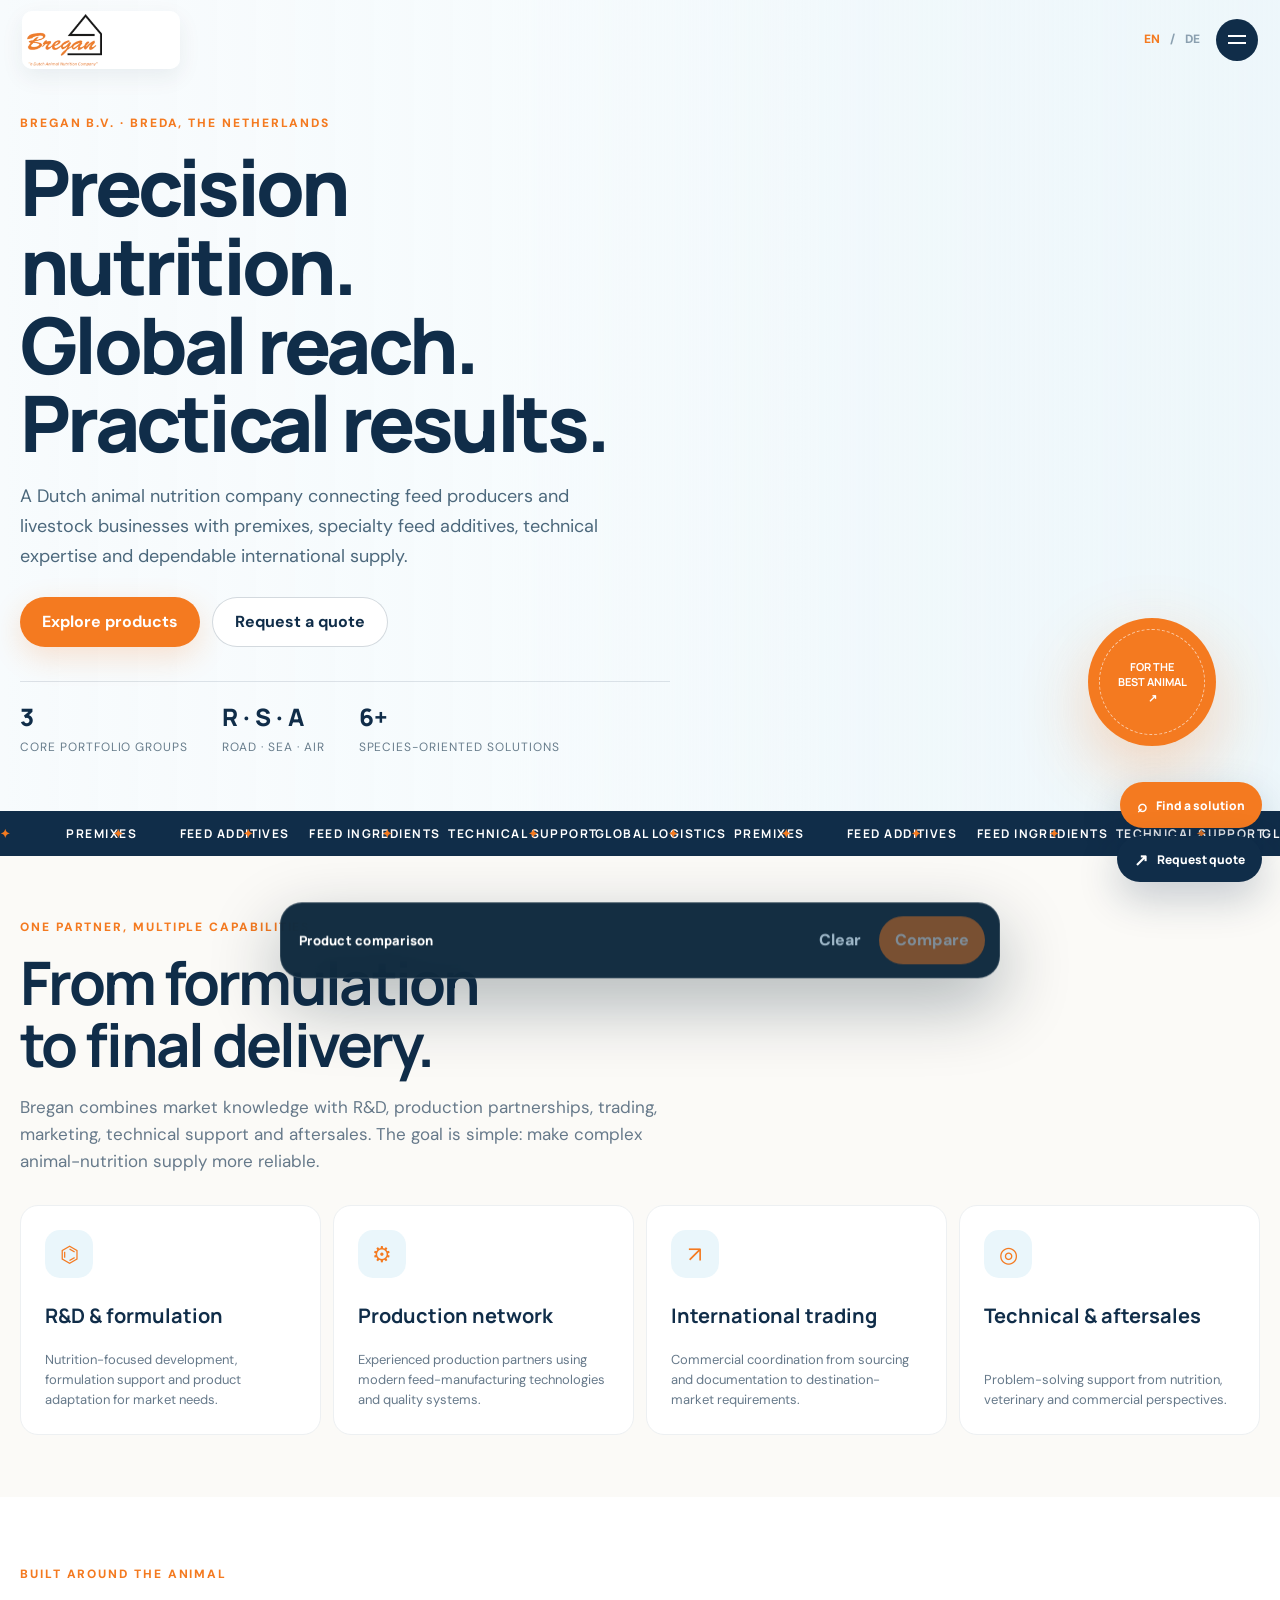
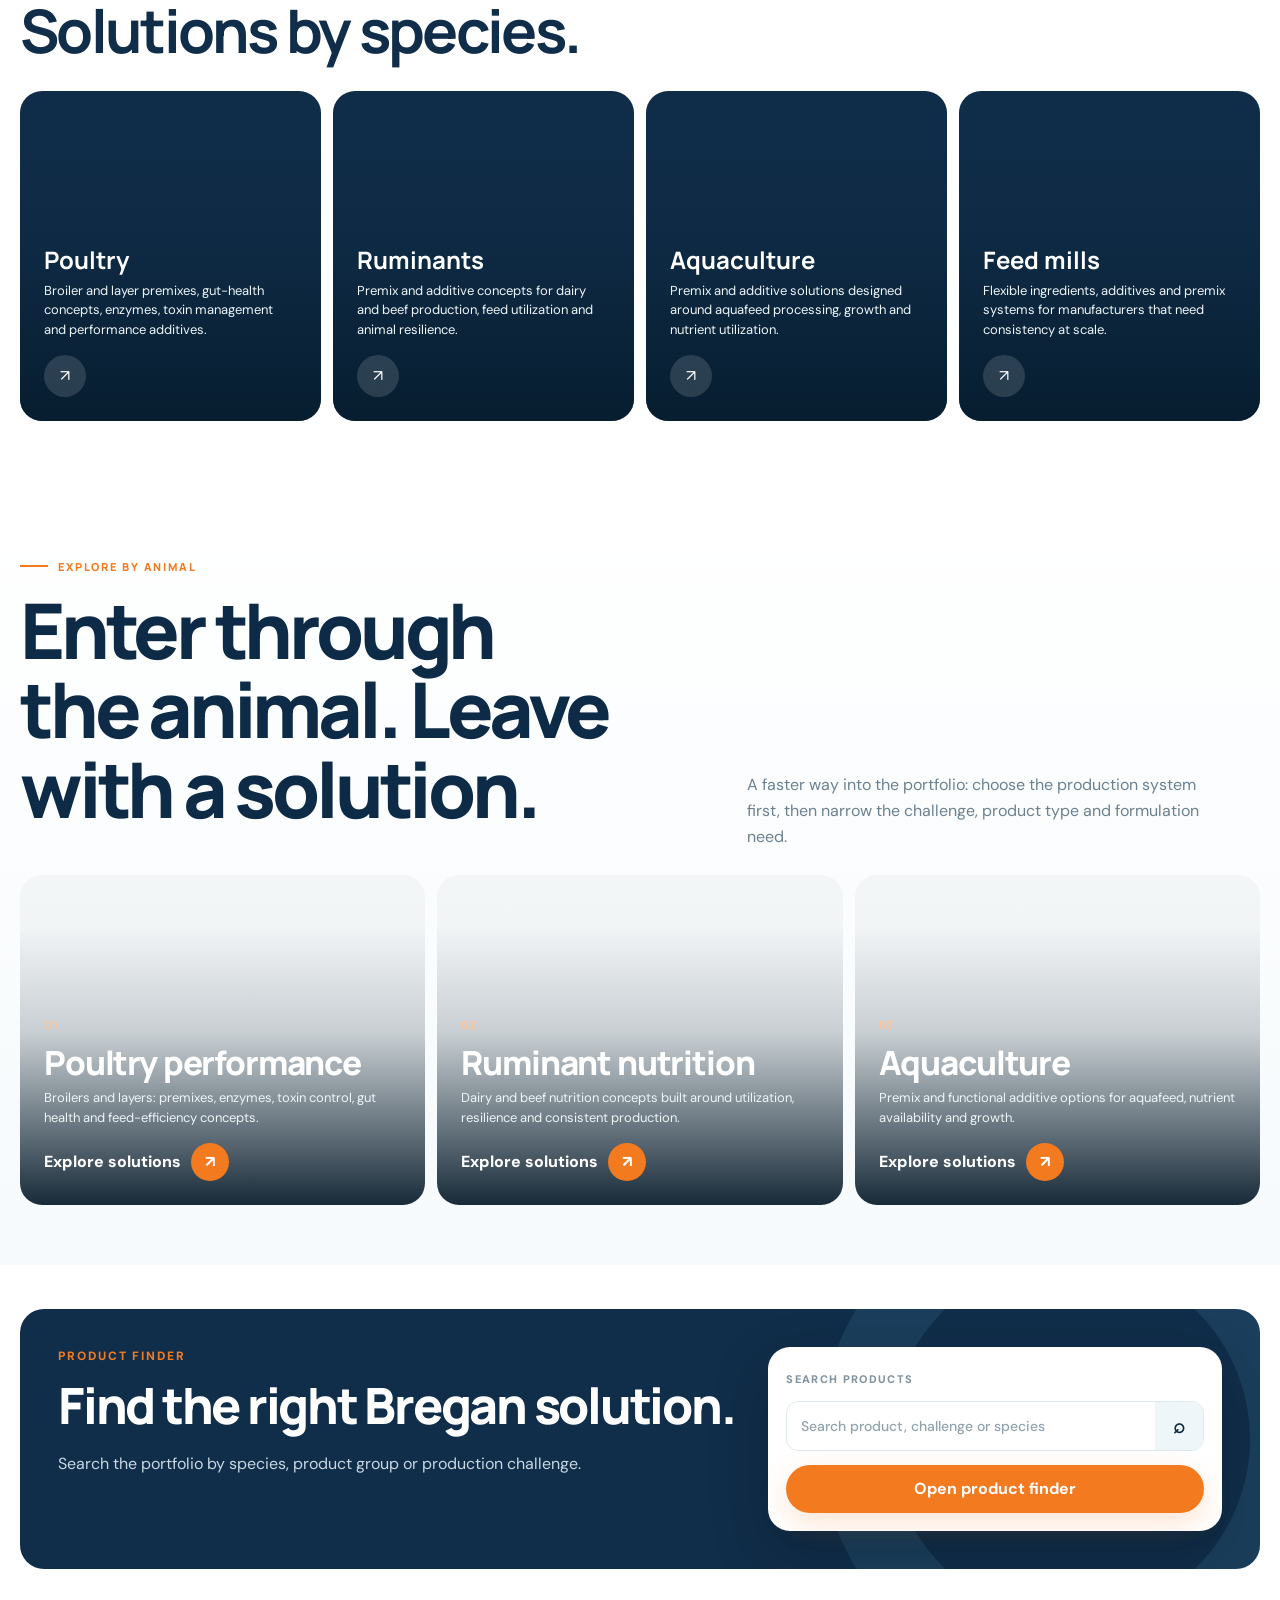
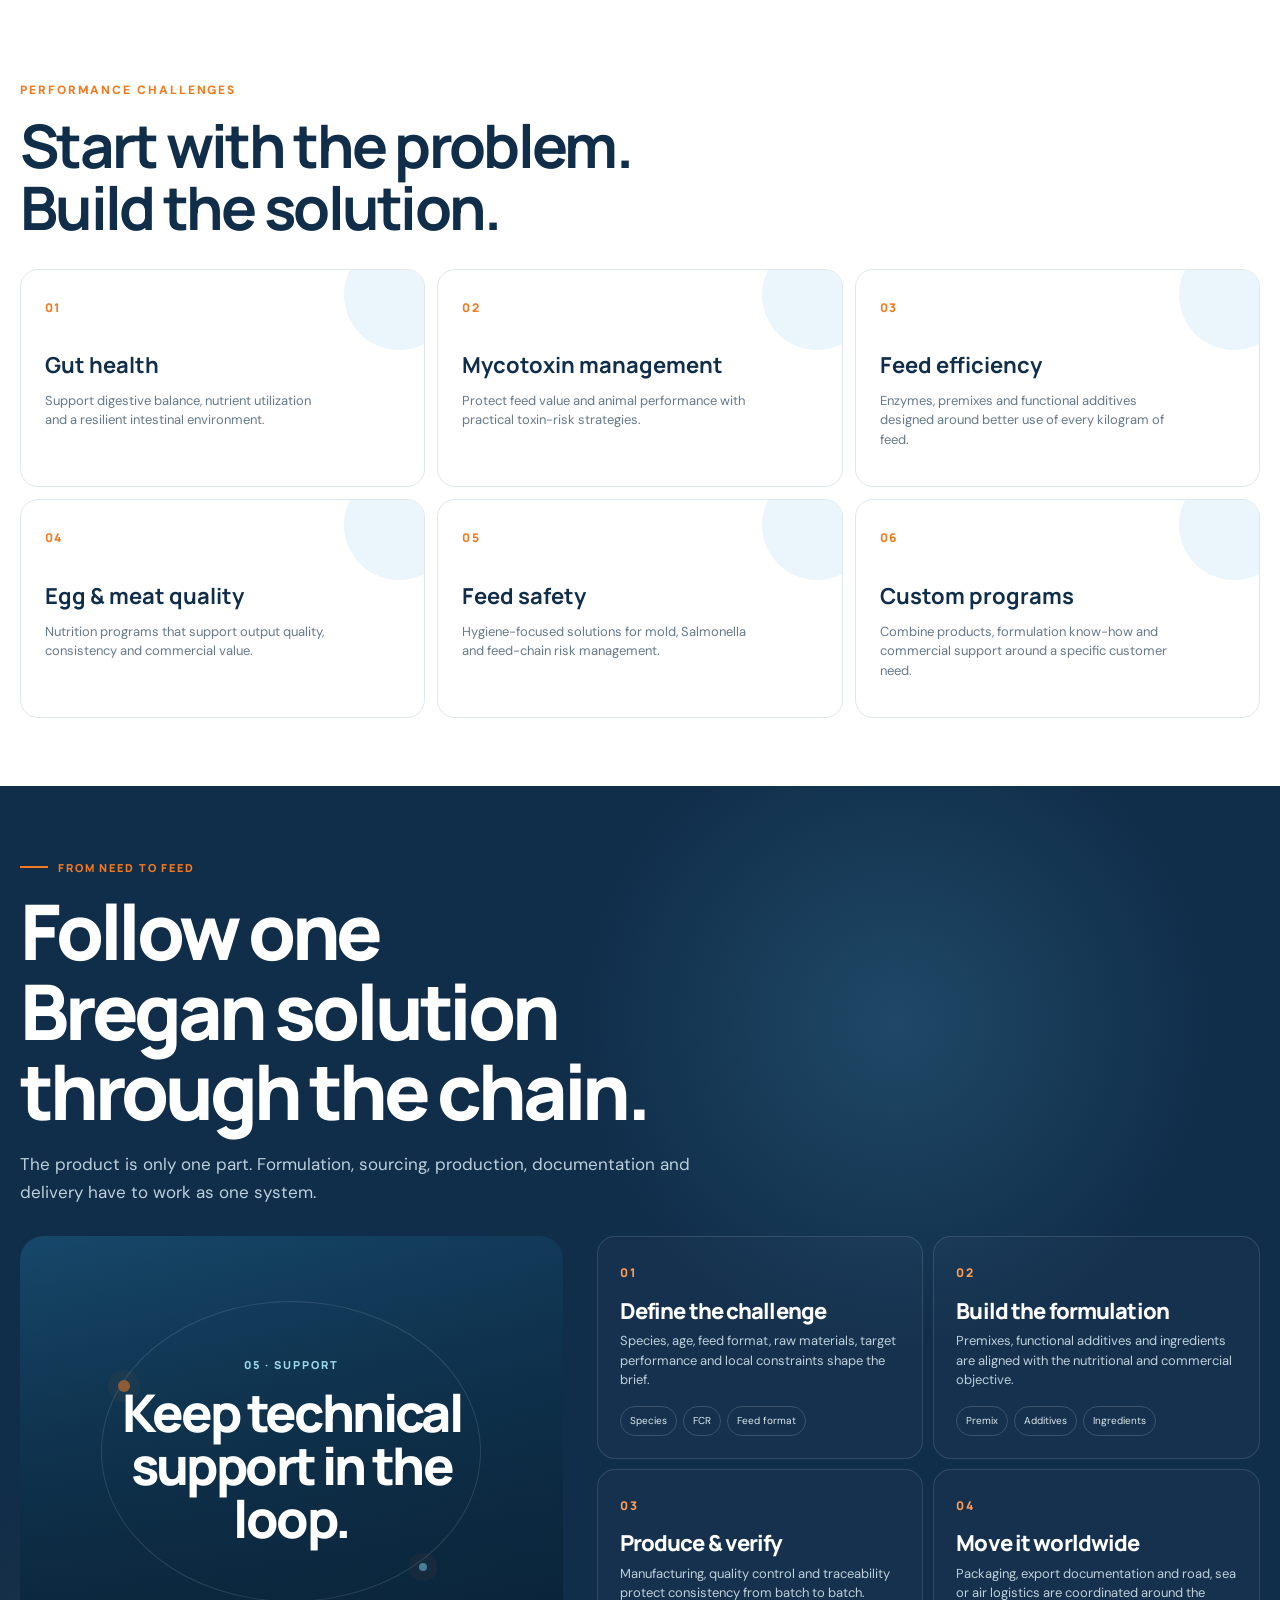
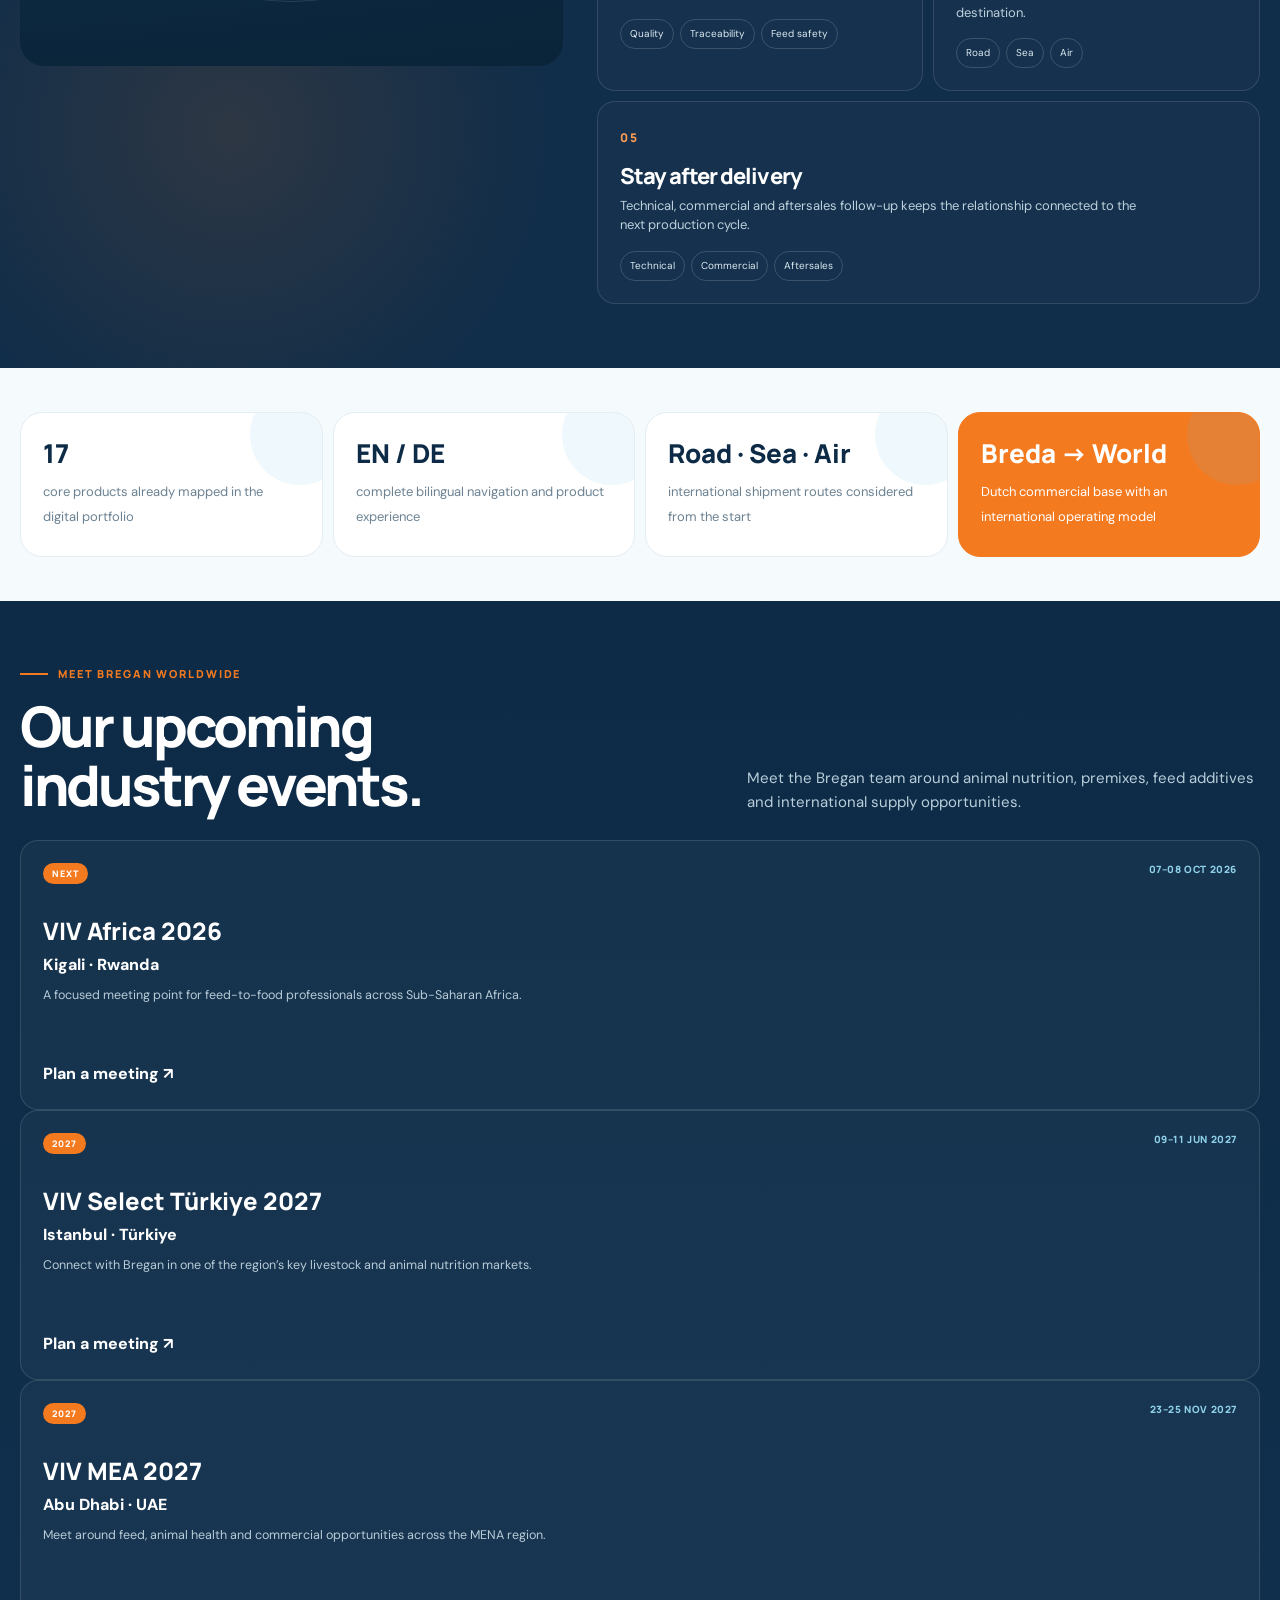
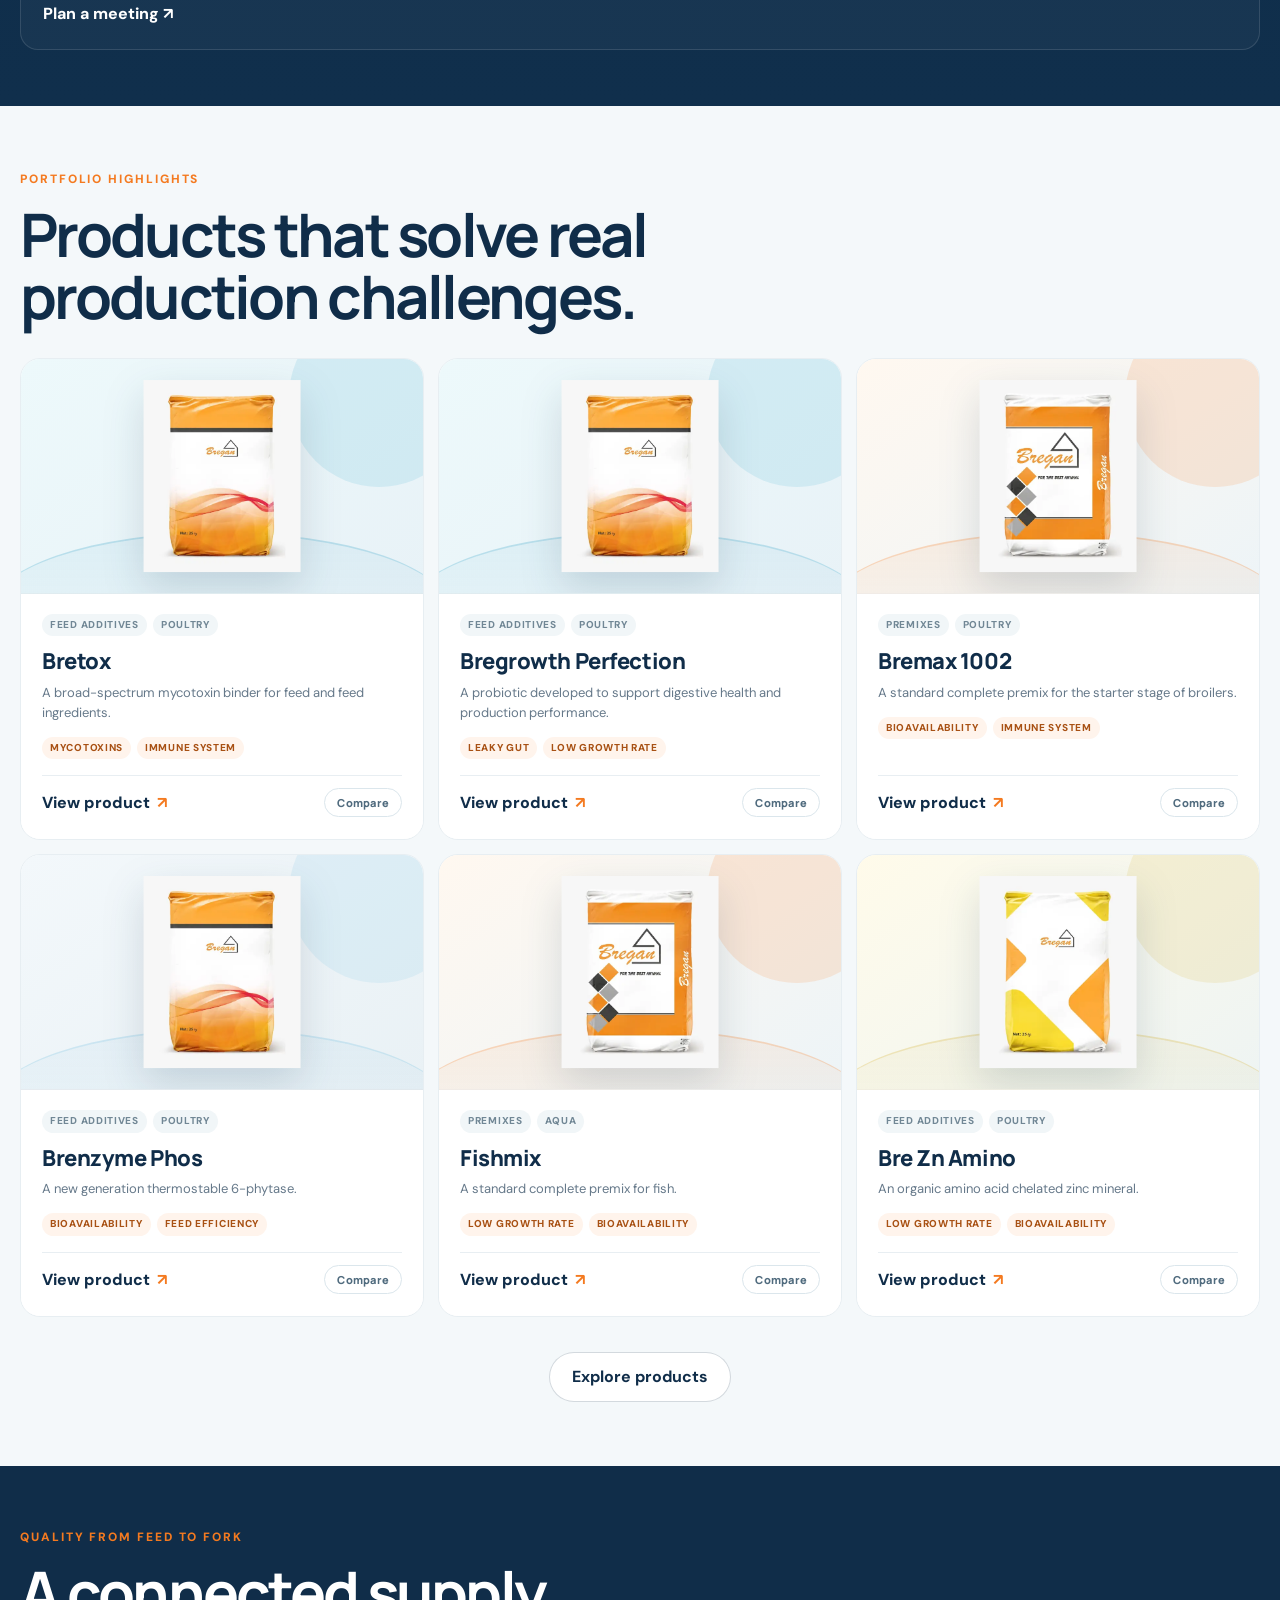
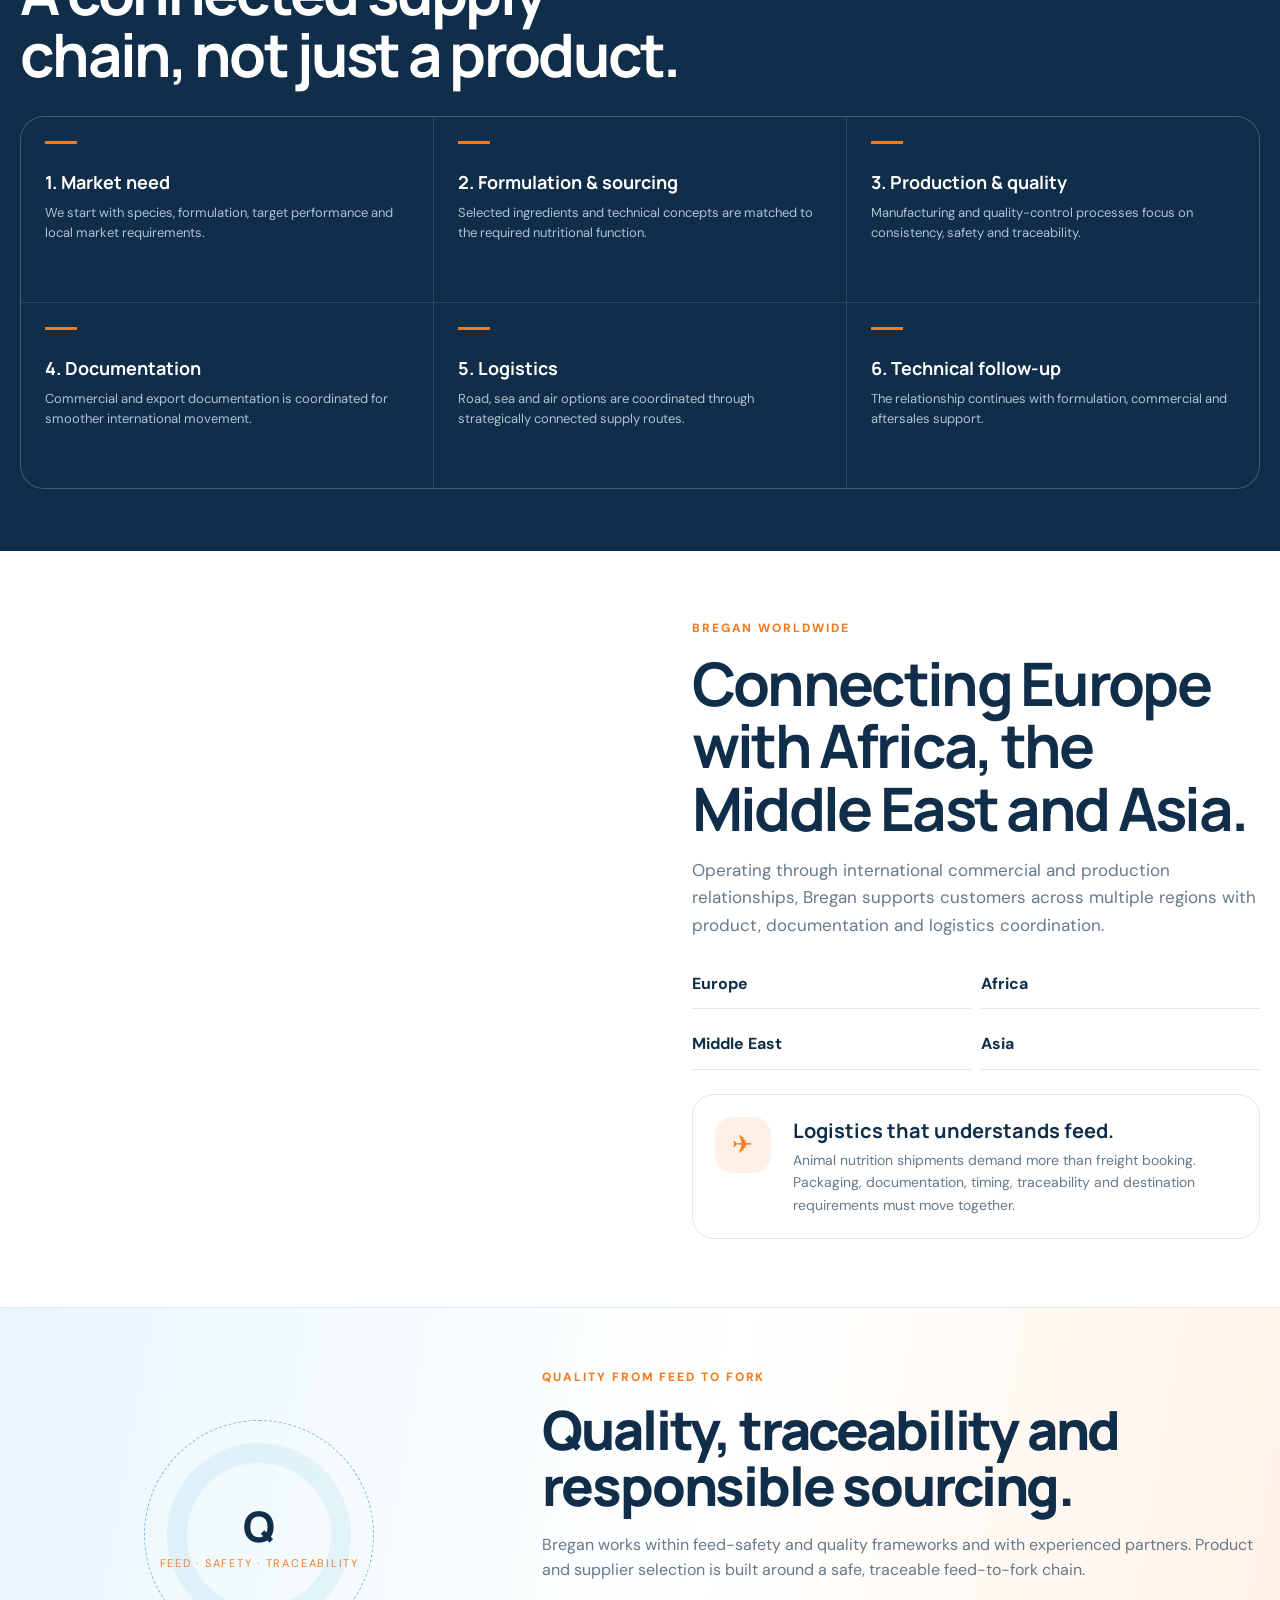
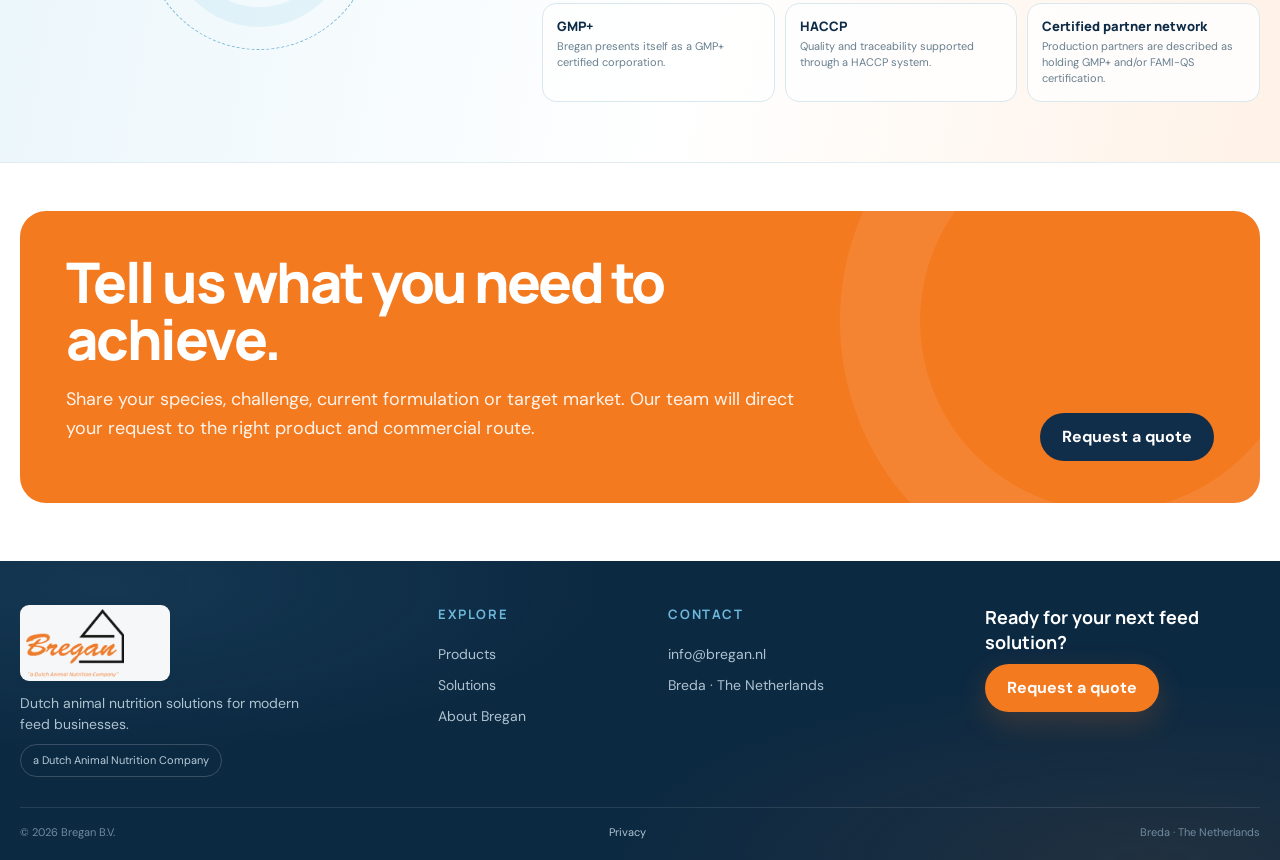
<file: index.html>
<!doctype html><html lang="en"><head><meta charset="utf-8"><meta name="viewport" content="width=device-width,initial-scale=1"><meta name="description" content="Bregan B.V. — Dutch animal nutrition company for premixes, feed additives and global feed solutions."><meta property="og:title" content="Bregan B.V. | Dutch Animal Nutrition"><meta property="og:description" content="Bregan B.V. is a Dutch animal nutrition company for premixes, feed additives and international feed solutions."><meta property="og:type" content="website"><meta property="og:image" content="https://idris6155.github.io/Bregan.nl/assets/images/bregan-logo.webp?v=4"><meta property="og:site_name" content="Bregan B.V."><meta name="twitter:card" content="summary_large_image"><meta name="twitter:title" content="Bregan B.V. | Dutch Animal Nutrition"><meta name="twitter:description" content="Bregan B.V. is a Dutch animal nutrition company for premixes, feed additives and international feed solutions."><meta name="twitter:image" content="https://idris6155.github.io/Bregan.nl/assets/images/bregan-logo.webp?v=4"><link rel="preconnect" href="https://fonts.googleapis.com"><link rel="preconnect" href="https://fonts.gstatic.com" crossorigin><meta name="theme-color" content="#102d49"><title>Bregan B.V. | Dutch Animal Nutrition</title><link rel="preload" as="image" href="https://bregan.nl/application/files/9516/2148/0554/nutrition-h-1.jpg"><link rel="icon" href="assets/favicon.svg" type="image/svg+xml"><link rel="manifest" href="site.webmanifest"><link rel="stylesheet" href="assets/css/styles.css"><link data-experience-css rel="stylesheet" href="assets/css/experience.css?v=20260922f"></head><body data-page="home"><div id="site-header"></div><main><section class="hero"><div class="hero-bg"></div><div class="container hero-content"><div class="hero-copy reveal in-view"><div class="eyebrow" data-i18n="hero_eyebrow"></div><h1 data-i18n="hero_title"></h1><p data-i18n="hero_body"></p><div class="hero-actions"><a class="btn btn-orange" href="products.html" data-i18n="explore_products"></a><button class="btn btn-ghost" data-open-quote data-i18n="quote"></button></div><div class="hero-stats"><div class="hero-stat"><strong>3</strong><span data-i18n="stat_portfolio"></span></div><div class="hero-stat"><strong>R · S · A</strong><span data-i18n="stat_routes"></span></div><div class="hero-stat"><strong>6+</strong><span data-i18n="stat_species"></span></div></div></div></div><div class="floating-badge">FOR THE<br>BEST ANIMAL<br>↗</div></section><div class="logo-ribbon"><div class="ribbon-track"><span>Premixes</span><span>Feed additives</span><span>Feed ingredients</span><span>Technical support</span><span>Global logistics</span><span>Premixes</span><span>Feed additives</span><span>Feed ingredients</span><span>Technical support</span><span>Global logistics</span></div></div><section class="section expertise"><div class="container"><div class="section-heading reveal"><div class="eyebrow" data-i18n="expertise_kicker"></div><h2 data-i18n="expertise_title"></h2><p data-i18n="expertise_body"></p></div><div class="cap-grid"><article class="cap-card reveal"><div class="cap-icon">⌬</div><h3 data-i18n="cap_rd"></h3><p data-i18n="cap_rd_text"></p></article><article class="cap-card reveal"><div class="cap-icon">⚙</div><h3 data-i18n="cap_prod"></h3><p data-i18n="cap_prod_text"></p></article><article class="cap-card reveal"><div class="cap-icon">↗</div><h3 data-i18n="cap_trade"></h3><p data-i18n="cap_trade_text"></p></article><article class="cap-card reveal"><div class="cap-icon">◎</div><h3 data-i18n="cap_after"></h3><p data-i18n="cap_after_text"></p></article></div></div></section><section class="section"><div class="container"><div class="section-heading reveal"><div class="eyebrow" data-i18n="species_kicker"></div><h2 data-i18n="species_title"></h2></div><div class="species-grid"><a class="species-card poultry reveal" href="poultry.html"><span class="species-art">🐔</span><div><h3 data-i18n="poultry"></h3><p data-i18n="poultry_text"></p><span class="arrow-round">↗</span></div></a><a class="species-card ruminant reveal" href="ruminants.html"><span class="species-art">🐄</span><div><h3 data-i18n="ruminants"></h3><p data-i18n="ruminants_text"></p><span class="arrow-round">↗</span></div></a><a class="species-card aqua reveal" href="aquaculture.html"><span class="species-art">🐟</span><div><h3 data-i18n="aqua"></h3><p data-i18n="aqua_text"></p><span class="arrow-round">↗</span></div></a><a class="species-card feedmills reveal" href="solutions.html"><span class="species-art">🏭</span><div><h3 data-i18n="feedmills"></h3><p data-i18n="feedmills_text"></p><span class="arrow-round">↗</span></div></a></div></div></section><section class="section-tight"><div class="container"><div class="finder-banner reveal"><div><div class="eyebrow" data-i18n="finder_kicker"></div><h2 data-i18n="finder_title"></h2><p data-i18n="finder_body"></p></div><div class="finder-control"><label data-i18n="search_label"></label><div class="fake-input"><span data-i18n="search_placeholder"></span><b>⌕</b></div><a class="btn btn-orange btn-wide" href="products.html" data-i18n="finder_button"></a></div></div></div></section><section class="section"><div class="container"><div class="section-heading reveal"><div class="eyebrow" data-i18n="solutions_kicker"></div><h2 data-i18n="solutions_title"></h2></div><div class="solution-grid"><article class="solution-card reveal"><span class="num">01</span><h3 data-i18n="sol_gut"></h3><p data-i18n="sol_gut_text"></p></article><article class="solution-card reveal"><span class="num">02</span><h3 data-i18n="sol_toxin"></h3><p data-i18n="sol_toxin_text"></p></article><article class="solution-card reveal"><span class="num">03</span><h3 data-i18n="sol_efficiency"></h3><p data-i18n="sol_efficiency_text"></p></article><article class="solution-card reveal"><span class="num">04</span><h3 data-i18n="sol_quality"></h3><p data-i18n="sol_quality_text"></p></article><article class="solution-card reveal"><span class="num">05</span><h3 data-i18n="sol_safety"></h3><p data-i18n="sol_safety_text"></p></article><article class="solution-card reveal"><span class="num">06</span><h3 data-i18n="sol_custom"></h3><p data-i18n="sol_custom_text"></p></article></div></div></section><section class="section products-section"><div class="container"><div class="section-heading reveal"><div class="eyebrow" data-i18n="featured_kicker"></div><h2 data-i18n="featured_title"></h2></div><div class="product-grid" id="featuredProducts"></div><div style="text-align:center;margin-top:35px"><a class="btn btn-ghost" href="products.html" data-i18n="explore_products"></a></div></div></section><section class="section process"><div class="container"><div class="section-heading reveal"><div class="eyebrow" data-i18n="process_kicker"></div><h2 data-i18n="process_title"></h2></div><div class="process-grid"><article class="process-step reveal"><h3 data-i18n="step1"></h3><p data-i18n="step1_text"></p></article><article class="process-step reveal"><h3 data-i18n="step2"></h3><p data-i18n="step2_text"></p></article><article class="process-step reveal"><h3 data-i18n="step3"></h3><p data-i18n="step3_text"></p></article><article class="process-step reveal"><h3 data-i18n="step4"></h3><p data-i18n="step4_text"></p></article><article class="process-step reveal"><h3 data-i18n="step5"></h3><p data-i18n="step5_text"></p></article><article class="process-step reveal"><h3 data-i18n="step6"></h3><p data-i18n="step6_text"></p></article></div></div></section><section class="section"><div class="container worldwide-grid"><div class="globe reveal"><span class="route"></span><span class="dot eu"></span><span class="dot af"></span><span class="dot me"></span><span class="dot as"></span></div><div class="reveal"><div class="eyebrow" data-i18n="worldwide_kicker"></div><h2 class="display-title" data-i18n="worldwide_title"></h2><p class="lead" data-i18n="worldwide_body"></p><div class="region-list"><div>Europe</div><div>Africa</div><div>Middle East</div><div>Asia</div></div><div class="logistics-card"><div class="logistics-icon">✈</div><div><h3 data-i18n="logistics_title"></h3><p data-i18n="logistics_body"></p></div></div></div></div></section><section class="section quality-band"><div class="container quality-grid"><div class="quality-seal reveal"><strong>Q</strong><span>Feed · Safety · Traceability</span></div><div class="quality-copy reveal"><div class="eyebrow">QUALITY FROM FEED TO FORK</div><h2 data-i18n="quality_title"></h2><p data-i18n="quality_body"></p></div></div></section><section class="cta"><div class="container"><div class="cta-box reveal"><div><h2 data-i18n="cta_title"></h2><p data-i18n="cta_body"></p></div><button class="btn btn-navy" data-open-quote data-i18n="quote"></button></div></div></section></main><div id="site-footer"></div><script src="assets/js/data.js"></script><script src="assets/js/site.js?v=20260923pb1"></script></body></html>
</file>
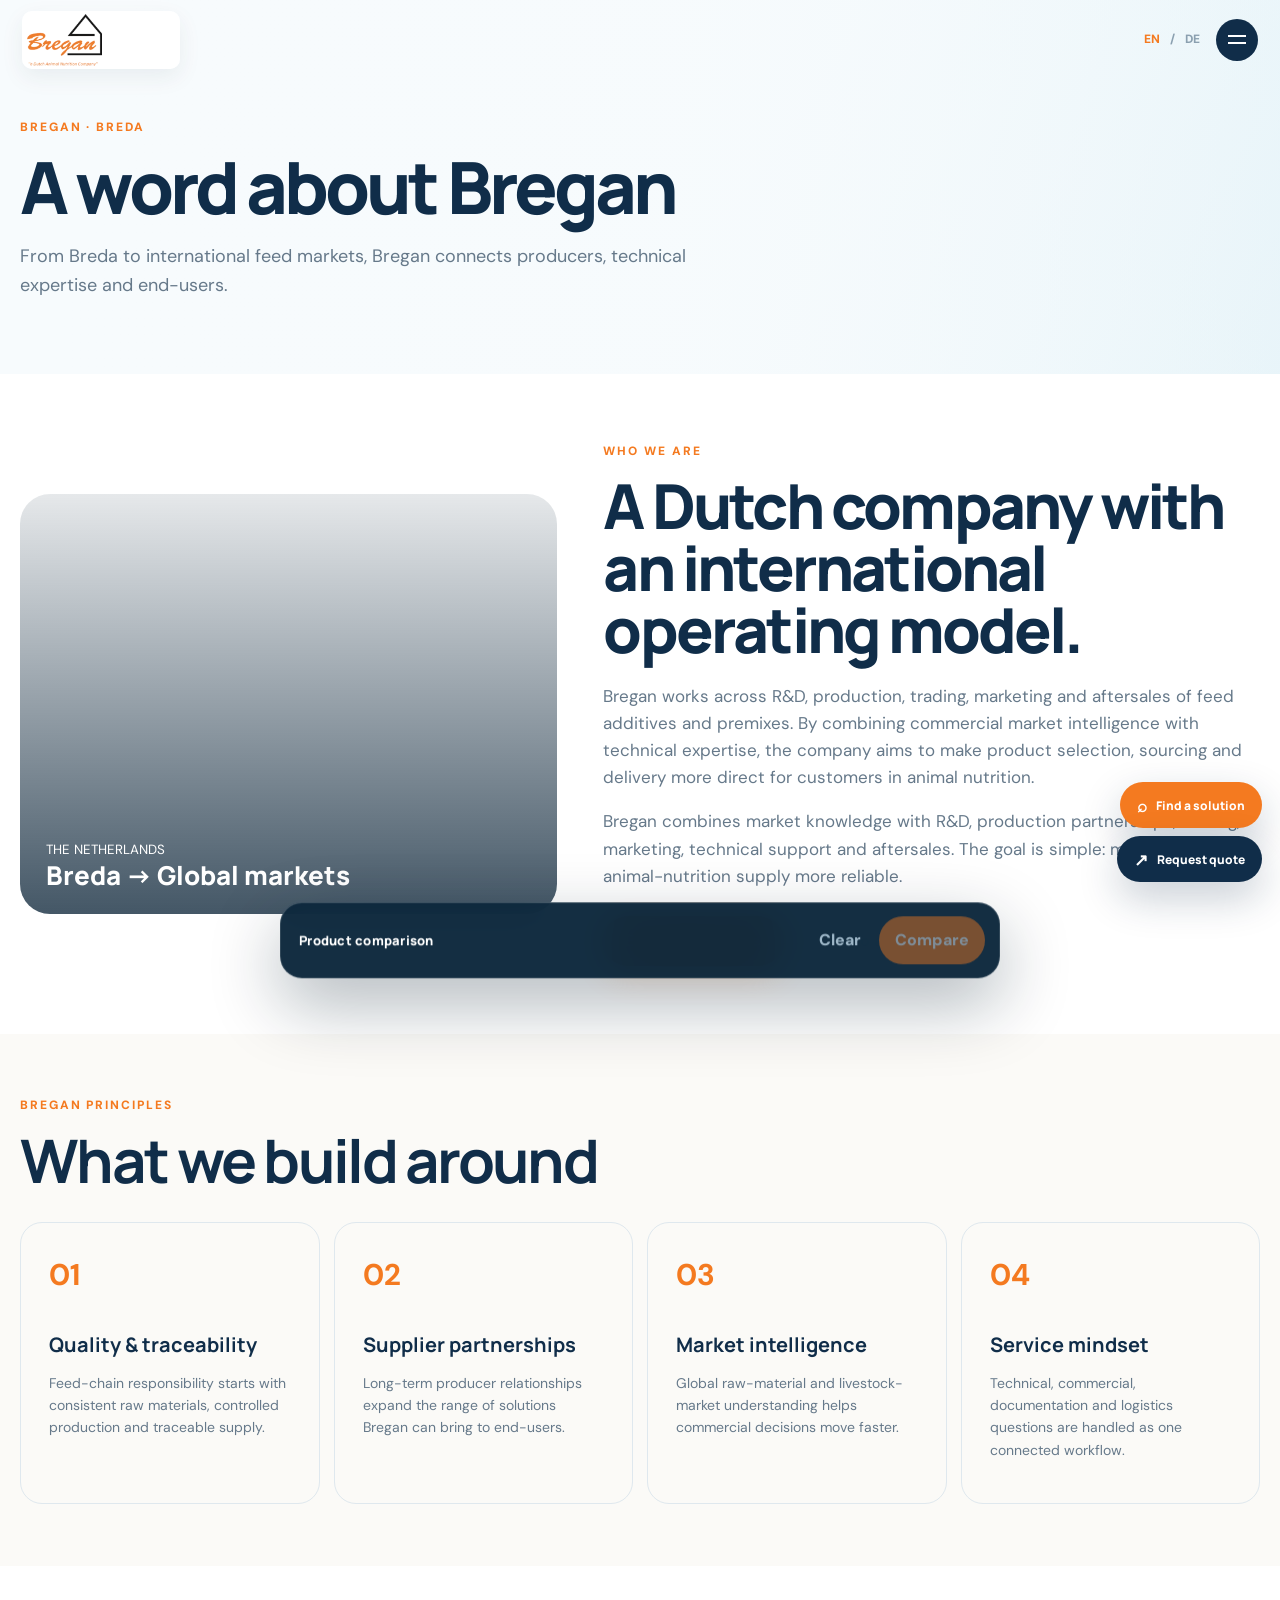
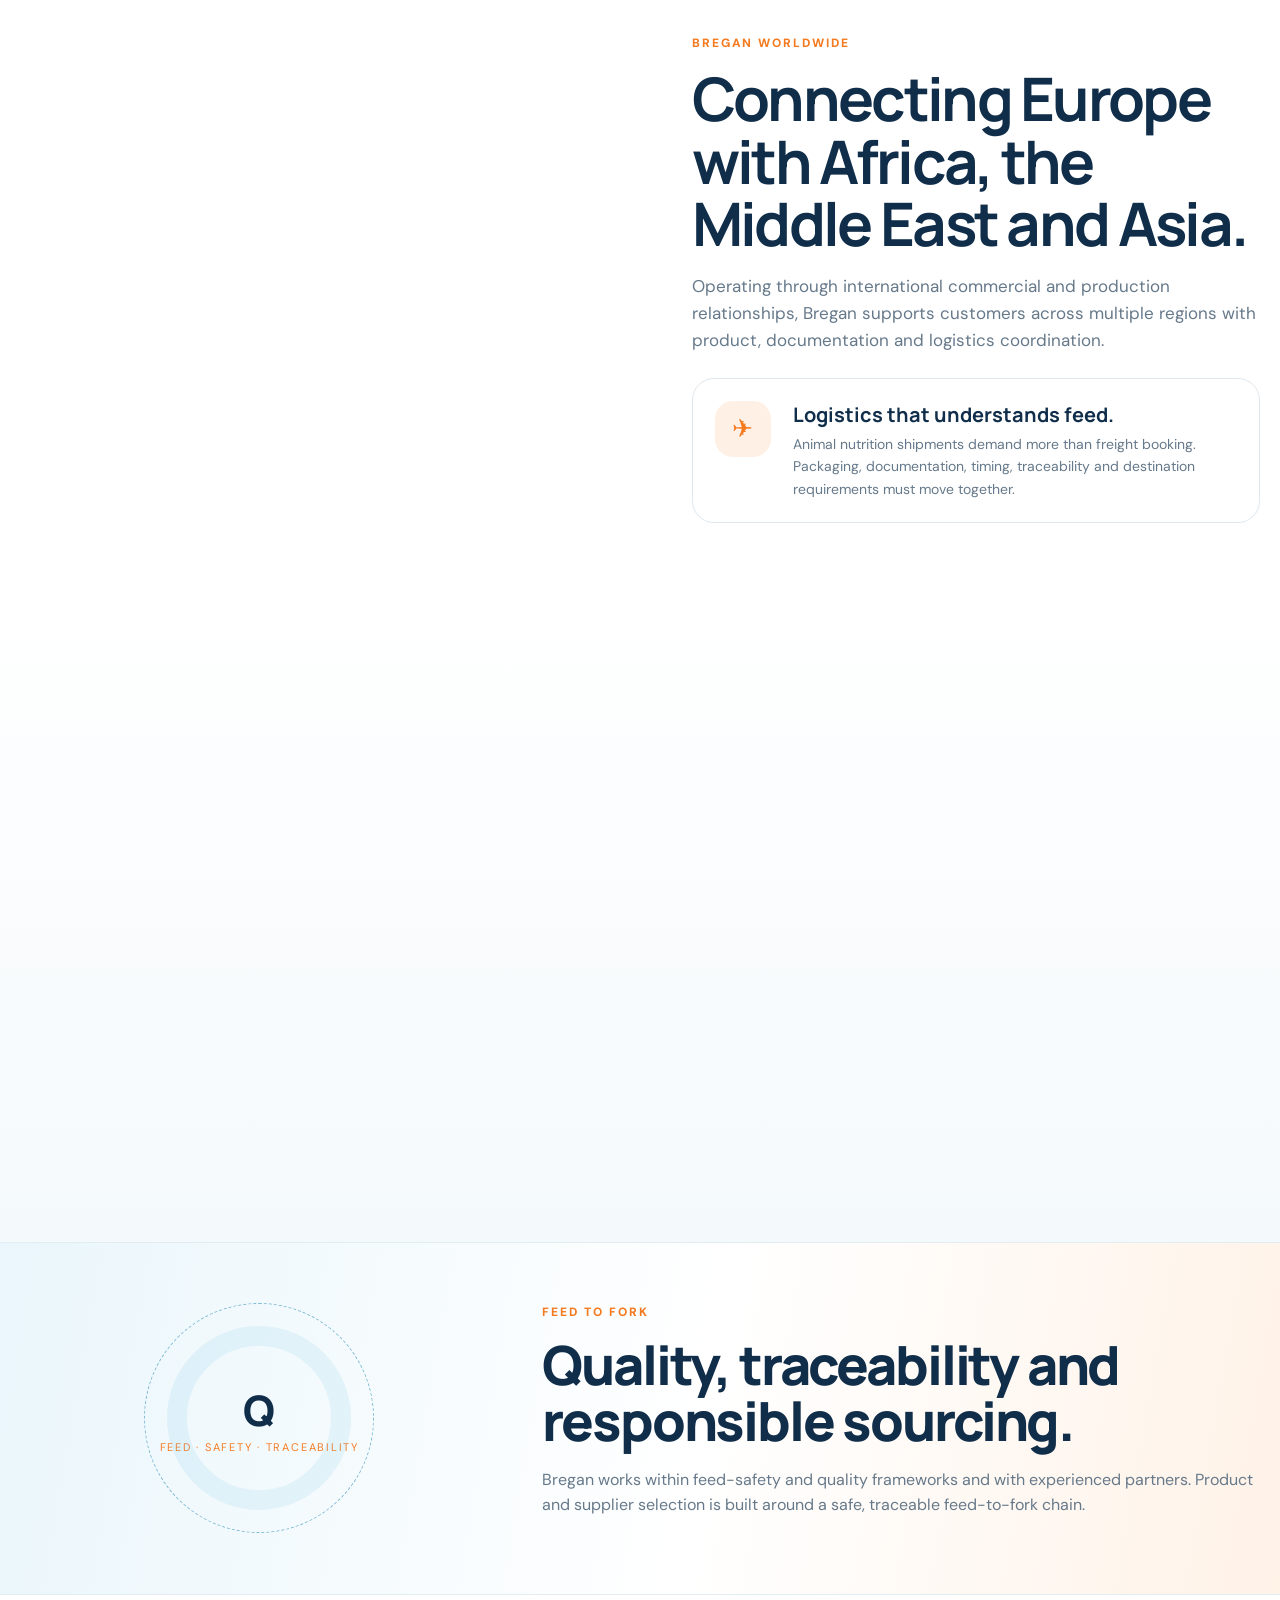
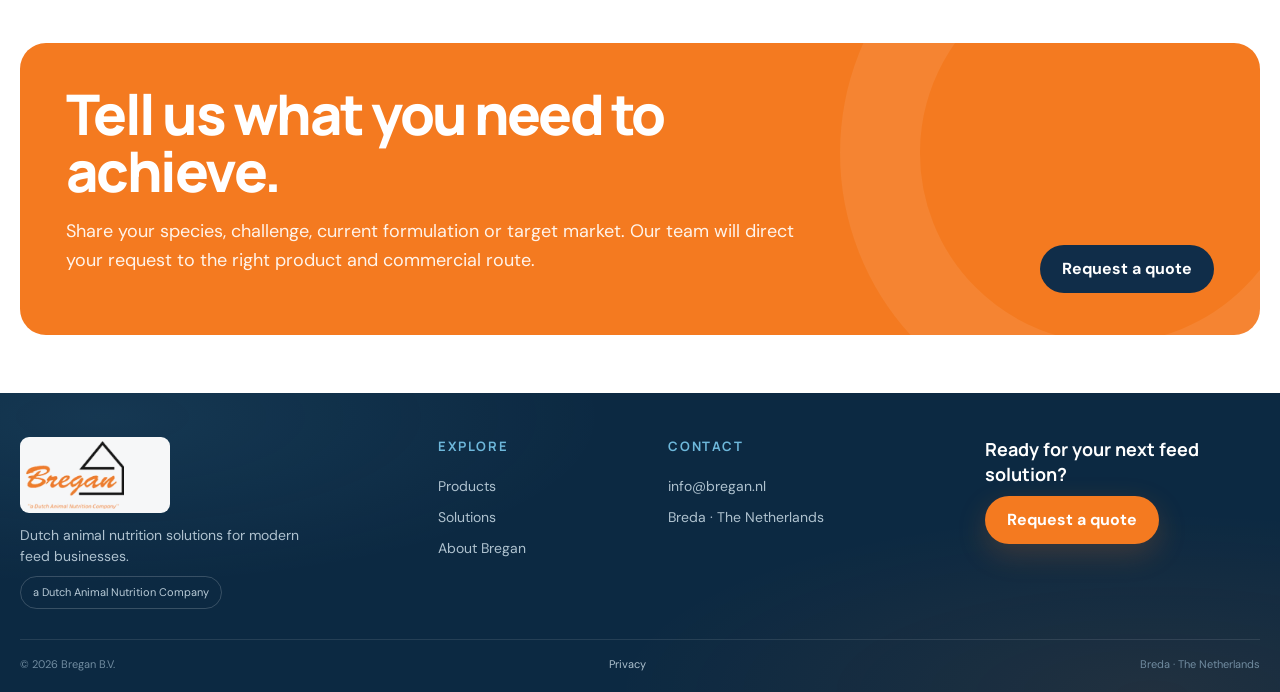
<file: about.html>
<!doctype html><html lang="en"><head><meta charset="utf-8"><meta name="viewport" content="width=device-width,initial-scale=1"><meta name="description" content="About Bregan B.V., a Dutch animal nutrition company based in Breda."><meta property="og:title" content="About Bregan | Bregan B.V."><meta property="og:description" content="Learn about Bregan B.V., a Dutch animal nutrition company based in Breda."><meta property="og:type" content="website"><meta property="og:image" content="https://idris6155.github.io/Bregan.nl/assets/images/bregan-logo.webp?v=4"><meta property="og:site_name" content="Bregan B.V."><meta name="twitter:card" content="summary_large_image"><meta name="twitter:title" content="About Bregan | Bregan B.V."><meta name="twitter:description" content="Learn about Bregan B.V., a Dutch animal nutrition company based in Breda."><meta name="twitter:image" content="https://idris6155.github.io/Bregan.nl/assets/images/bregan-logo.webp?v=4"><link rel="preconnect" href="https://fonts.googleapis.com"><link rel="preconnect" href="https://fonts.gstatic.com" crossorigin><title>About Bregan | Bregan B.V.</title><link rel="icon" href="assets/favicon.svg" type="image/svg+xml"><link rel="manifest" href="site.webmanifest"><link rel="stylesheet" href="assets/css/styles.css"><link data-experience-css rel="stylesheet" href="assets/css/experience.css?v=20260922f"></head><body data-page="about"><div id="site-header"></div><main><section class="page-hero"><div class="container reveal in-view"><div class="eyebrow">BREGAN · BREDA</div><h1 data-i18n="about_title"></h1><p data-i18n="about_intro"></p></div></section><section class="section"><div class="container story-grid"><div class="story-art reveal"><span class="factory">⚙</span><div class="story-label"><small>THE NETHERLANDS</small><strong>Breda → Global markets</strong></div></div><div class="story-copy reveal"><div class="eyebrow">WHO WE ARE</div><h2 data-i18n="about_story_title"></h2><p data-i18n="about_story_body"></p><p data-i18n="expertise_body"></p><div class="hero-actions"><a href="products.html" class="btn btn-orange" data-i18n="explore_products"></a><button class="btn btn-ghost" data-open-quote data-i18n="talk_expert"></button></div></div></div></section><section class="section expertise"><div class="container"><div class="section-heading reveal"><div class="eyebrow">BREGAN PRINCIPLES</div><h2 data-i18n="values_title"></h2></div><div class="values-grid"><article class="value-card reveal"><b>01</b><h3 data-i18n="value_quality"></h3><p data-i18n="value_quality_text"></p></article><article class="value-card reveal"><b>02</b><h3 data-i18n="value_partners"></h3><p data-i18n="value_partners_text"></p></article><article class="value-card reveal"><b>03</b><h3 data-i18n="value_market"></h3><p data-i18n="value_market_text"></p></article><article class="value-card reveal"><b>04</b><h3 data-i18n="value_service"></h3><p data-i18n="value_service_text"></p></article></div></div></section><section class="section"><div class="container worldwide-grid"><div class="globe reveal"><span class="route"></span><span class="dot eu"></span><span class="dot af"></span><span class="dot me"></span><span class="dot as"></span></div><div class="reveal"><div class="eyebrow" data-i18n="worldwide_kicker"></div><h2 class="display-title" data-i18n="worldwide_title"></h2><p class="lead" data-i18n="worldwide_body"></p><div class="logistics-card"><div class="logistics-icon">✈</div><div><h3 data-i18n="logistics_title"></h3><p data-i18n="logistics_body"></p></div></div></div></div></section><section class="section quality-band"><div class="container quality-grid"><div class="quality-seal reveal"><strong>Q</strong><span>Feed · Safety · Traceability</span></div><div class="quality-copy reveal"><div class="eyebrow">FEED TO FORK</div><h2 data-i18n="quality_title"></h2><p data-i18n="quality_body"></p></div></div></section><section class="cta"><div class="container"><div class="cta-box reveal"><div><h2 data-i18n="cta_title"></h2><p data-i18n="cta_body"></p></div><button class="btn btn-navy" data-open-quote data-i18n="quote"></button></div></div></section></main><div id="site-footer"></div><script src="assets/js/data.js"></script><script src="assets/js/site.js?v=20260923pb1"></script></body></html>
</file>
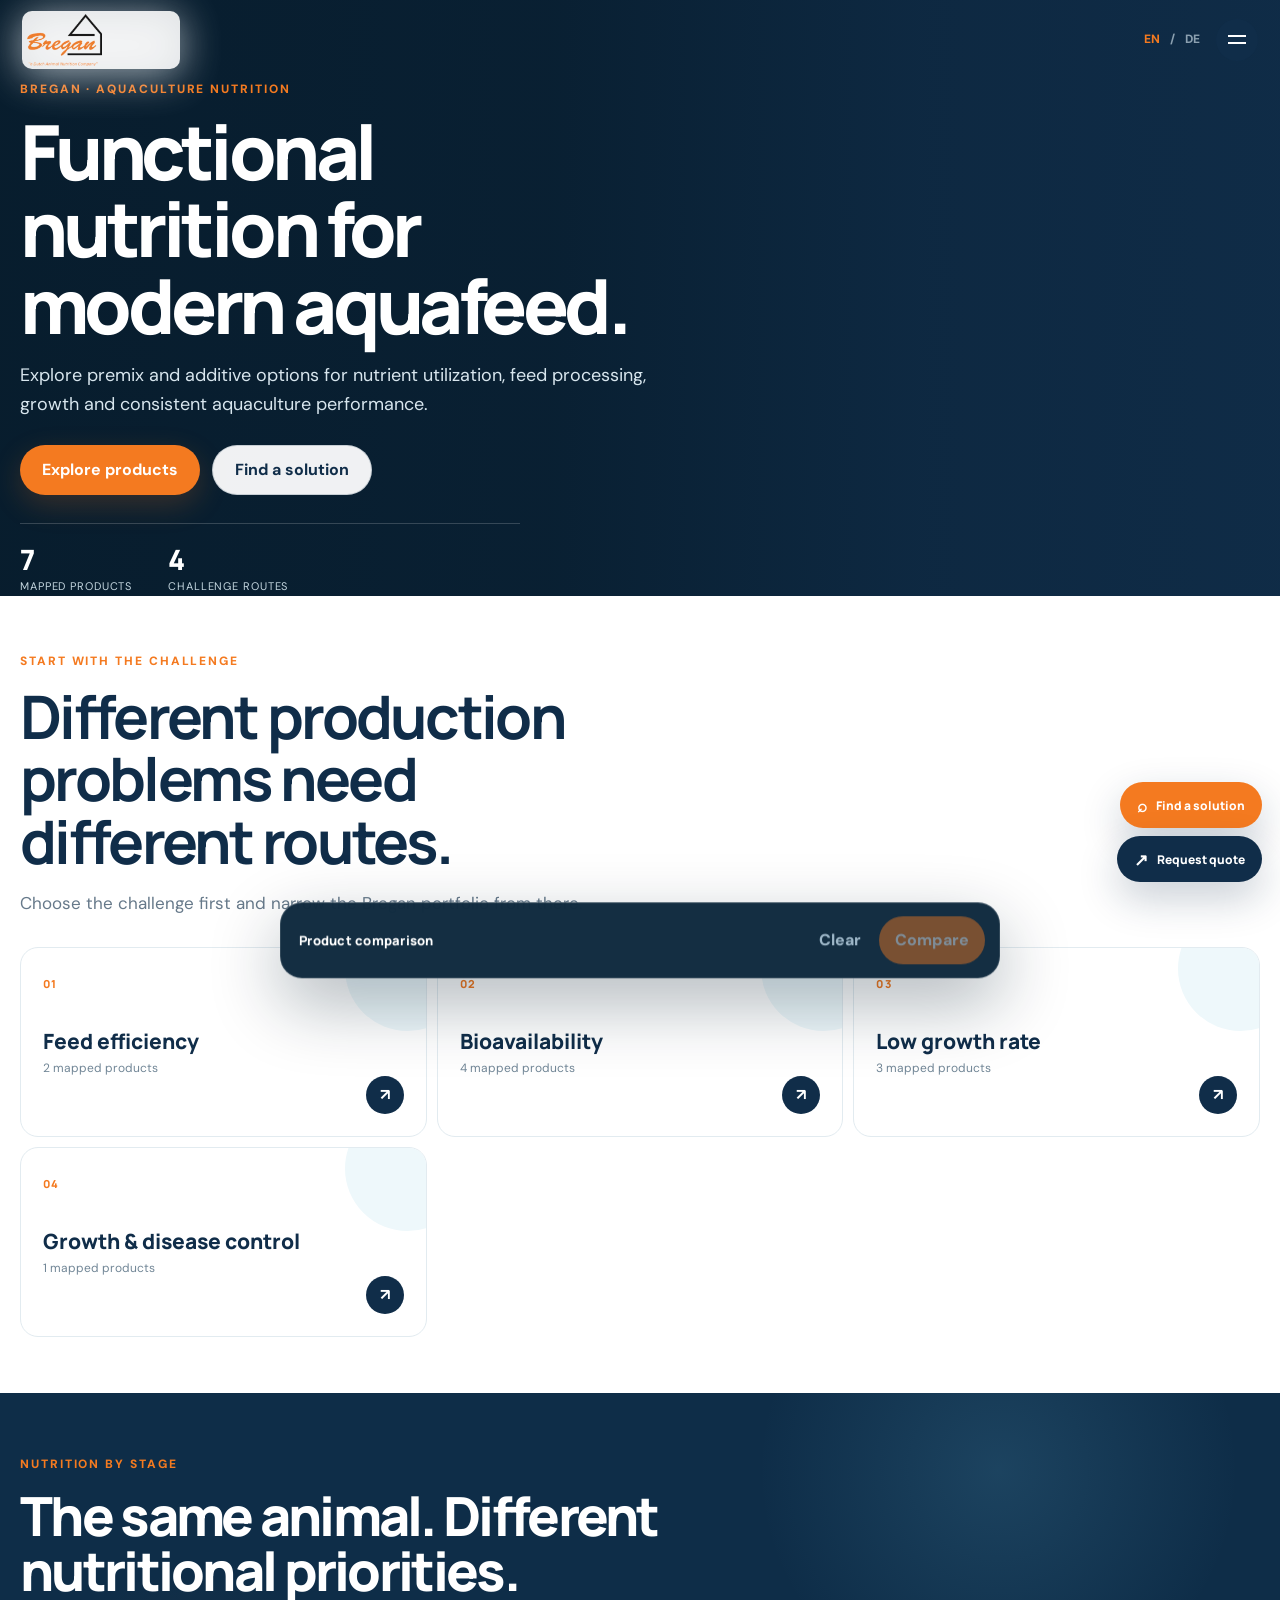
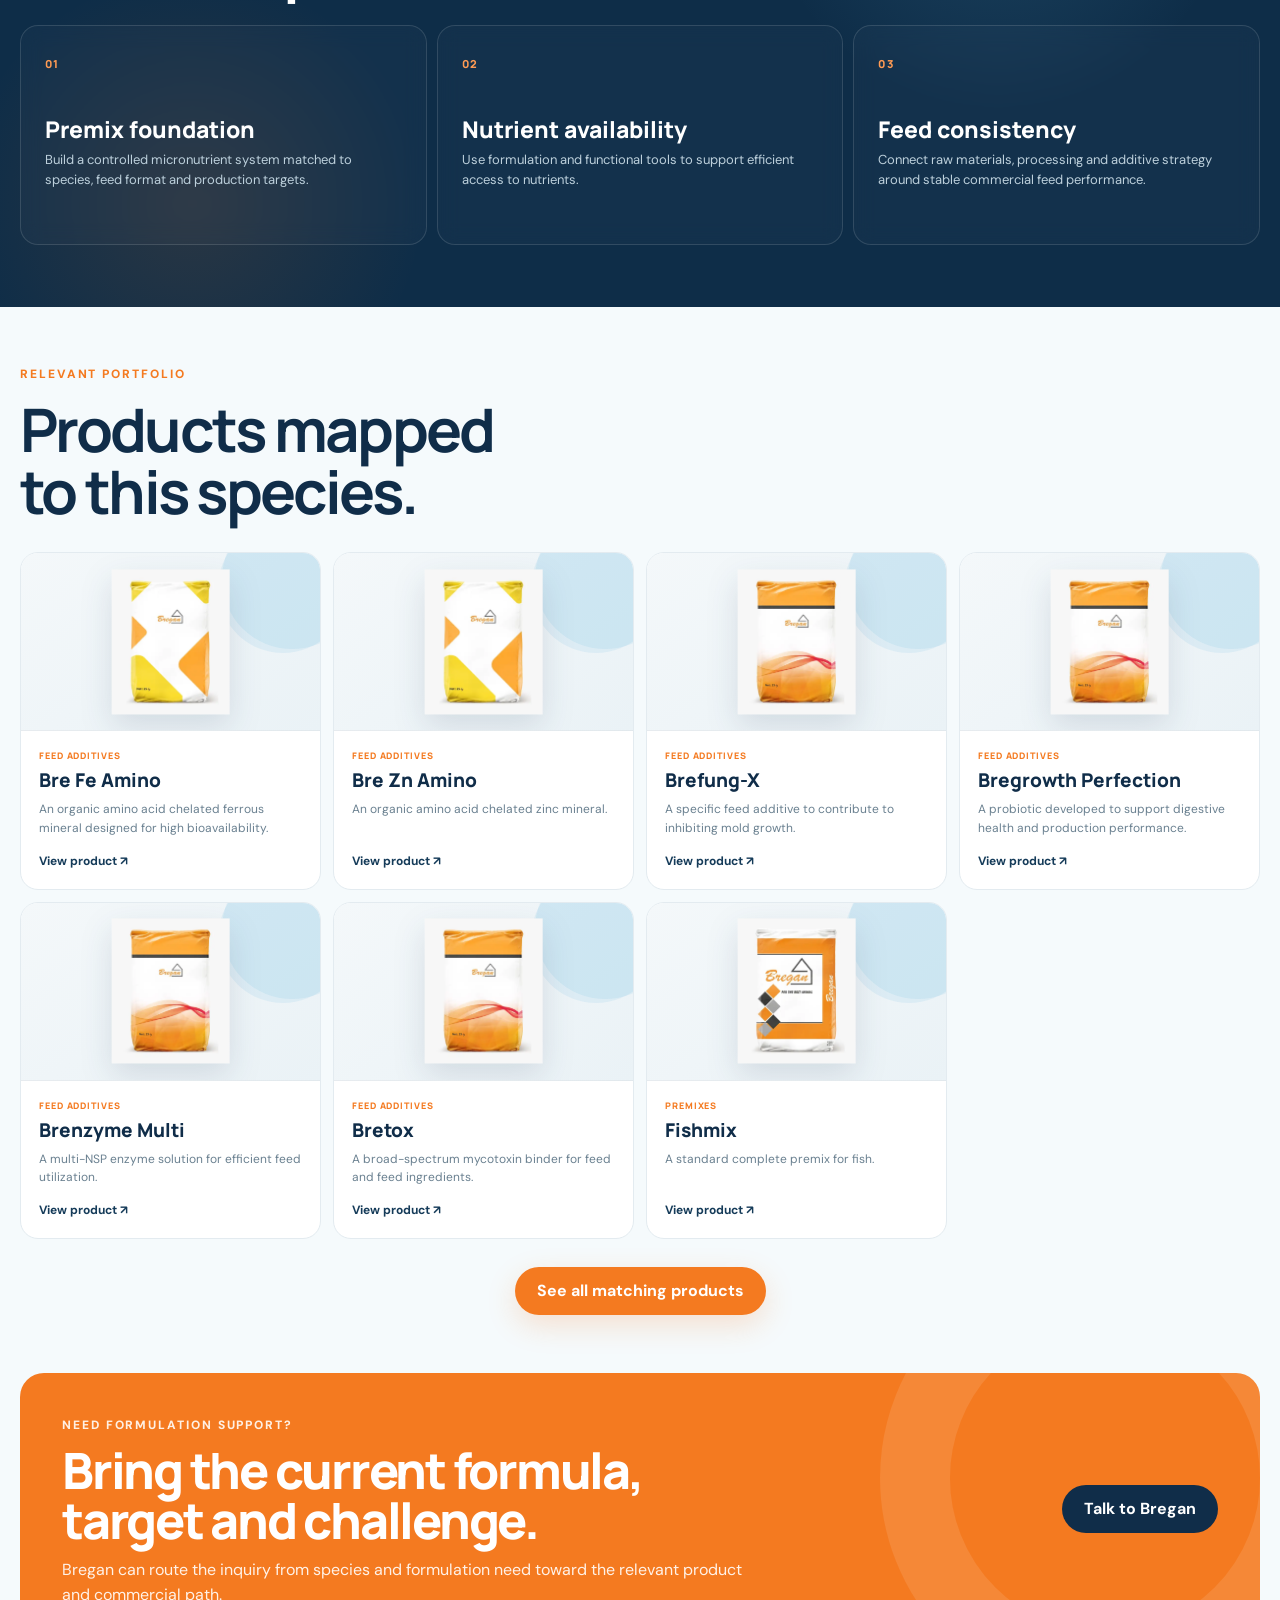
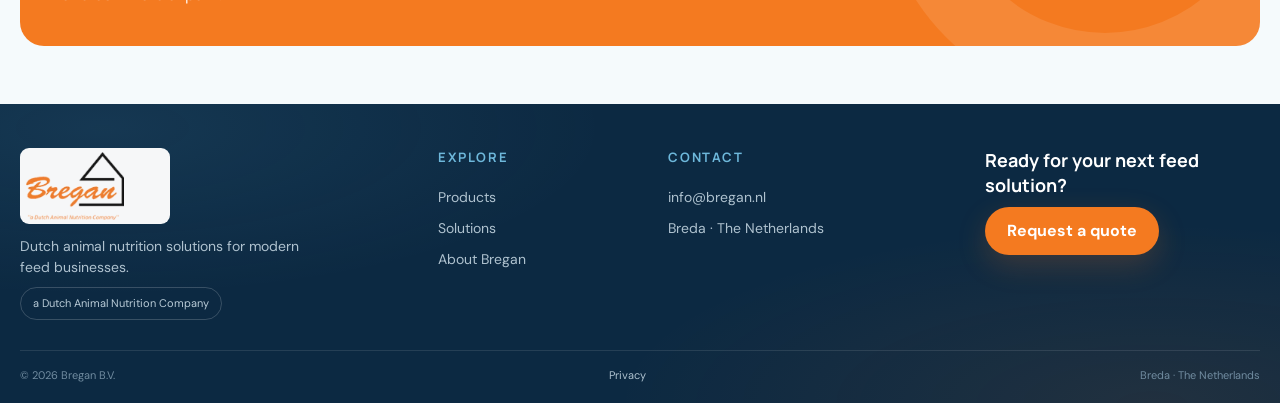
<file: aquaculture.html>
<!doctype html>
<html lang="en"><head><meta charset="utf-8"><meta name="viewport" content="width=device-width,initial-scale=1"><meta name="description" content="Bregan aquaculture nutrition solutions for modern aquafeed."><meta property="og:title" content="Aquaculture Nutrition | Bregan B.V."><meta property="og:description" content="Bregan premixes and functional feed additives for modern aquaculture and aquafeed."><meta property="og:type" content="website"><meta property="og:image" content="https://idris6155.github.io/Bregan.nl/assets/images/bregan-logo.webp?v=4"><meta property="og:site_name" content="Bregan B.V."><meta name="twitter:card" content="summary_large_image"><meta name="twitter:title" content="Aquaculture Nutrition | Bregan B.V."><meta name="twitter:description" content="Bregan premixes and functional feed additives for modern aquaculture and aquafeed."><meta name="twitter:image" content="https://idris6155.github.io/Bregan.nl/assets/images/bregan-logo.webp?v=4"><link rel="preconnect" href="https://fonts.googleapis.com"><link rel="preconnect" href="https://fonts.gstatic.com" crossorigin><title>Aquaculture Nutrition | Bregan B.V.</title><link rel="icon" href="assets/favicon.svg" type="image/svg+xml"><link rel="manifest" href="site.webmanifest"><link rel="stylesheet" href="assets/css/styles.css"><link data-experience-css rel="stylesheet" href="assets/css/experience.css?v=20260922f"></head>
<body data-page="solutions" data-species="Aqua"><div id="site-header"></div><main id="speciesPage"></main><div id="site-footer"></div><script src="assets/js/data.js"></script><script src="assets/js/site.js?v=20260923pb1"></script><script src="assets/js/species.js?v=20260922f"></script></body></html>
</file>
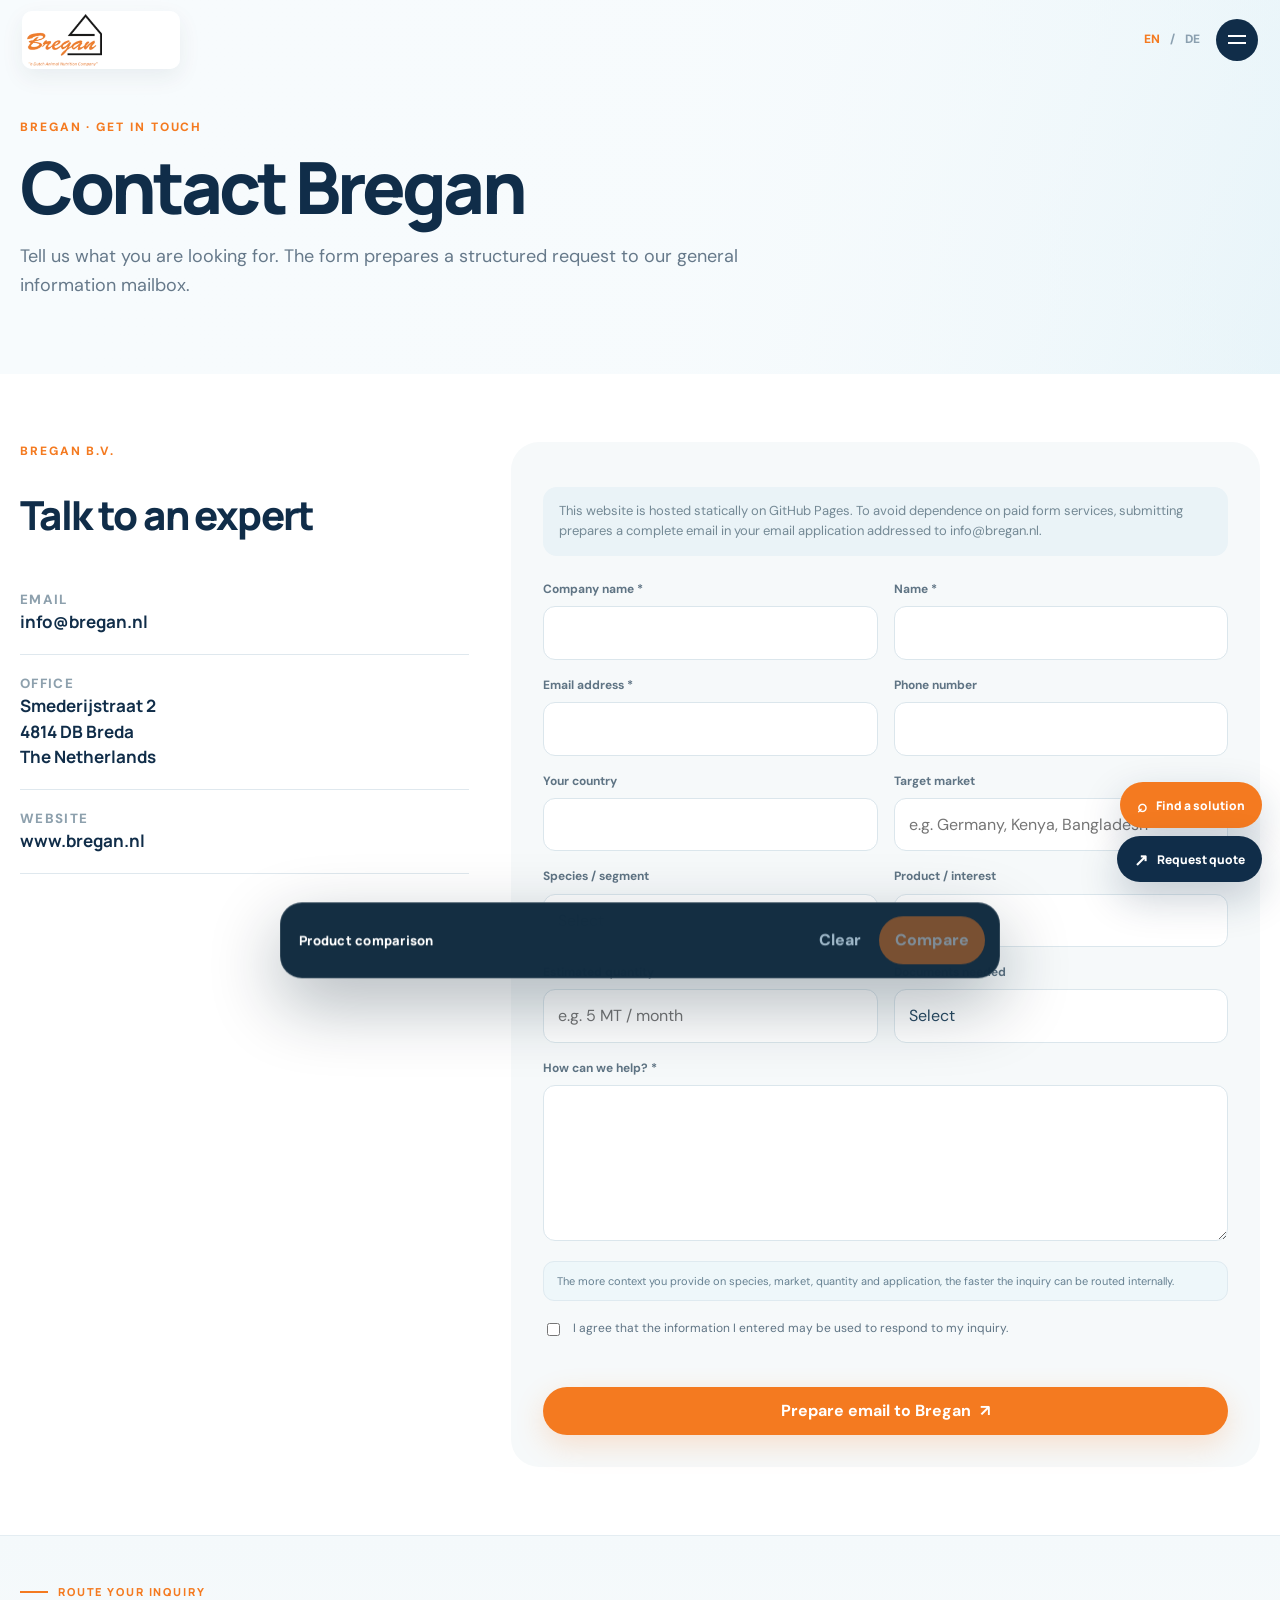
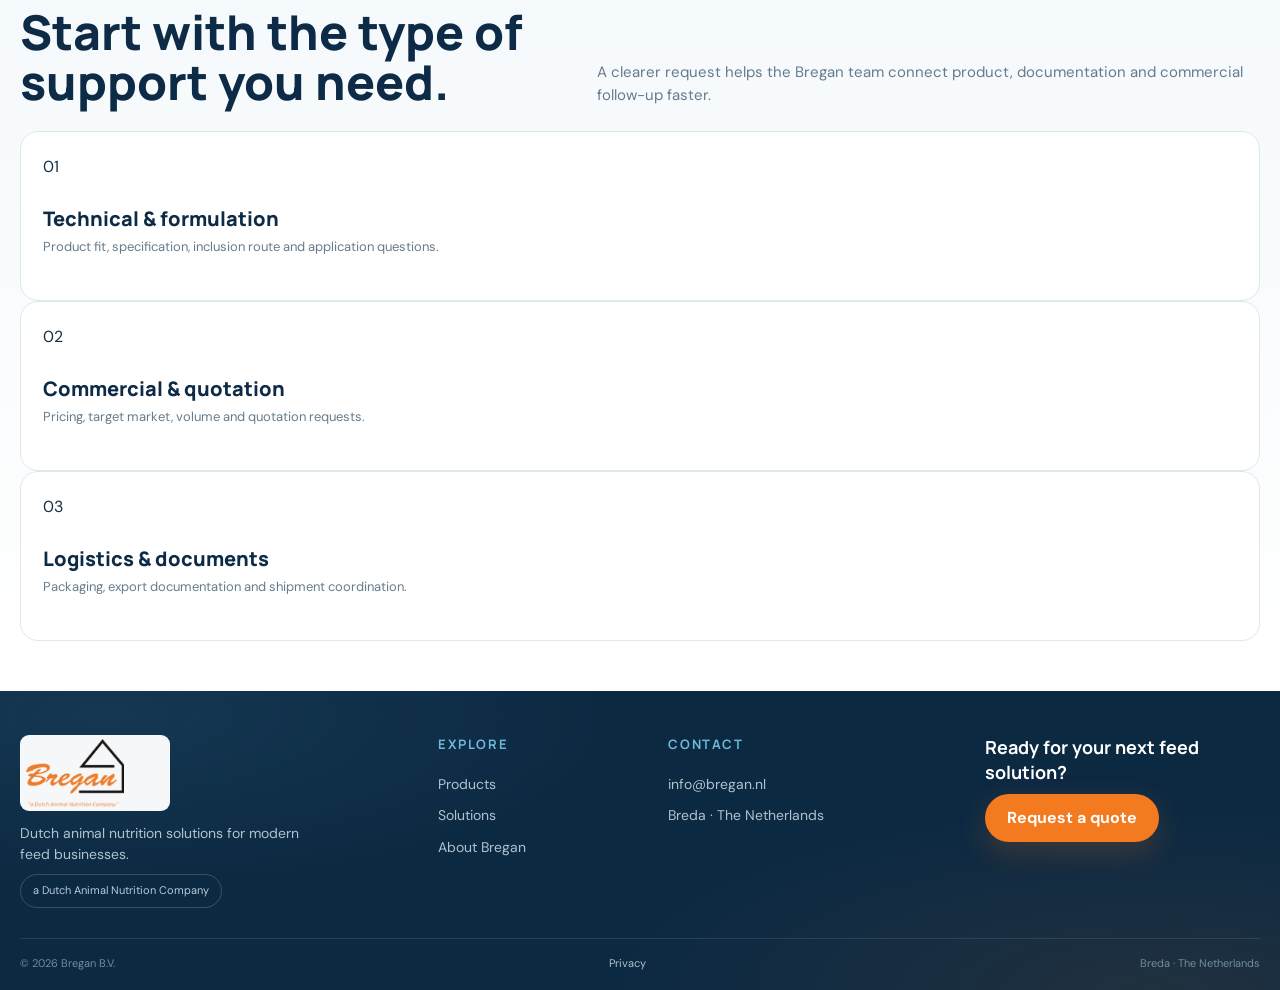
<file: contact.html>
<!doctype html><html lang="en"><head><meta charset="utf-8"><meta name="viewport" content="width=device-width,initial-scale=1"><meta name="description" content="Contact Bregan B.V. in Breda for animal nutrition products, technical information and quotations."><meta property="og:title" content="Contact | Bregan B.V."><meta property="og:description" content="Contact Bregan B.V. for product information, technical documents and quotations."><meta property="og:type" content="website"><meta property="og:image" content="https://idris6155.github.io/Bregan.nl/assets/images/bregan-logo.webp?v=4"><meta property="og:site_name" content="Bregan B.V."><meta name="twitter:card" content="summary_large_image"><meta name="twitter:title" content="Contact | Bregan B.V."><meta name="twitter:description" content="Contact Bregan B.V. for product information, technical documents and quotations."><meta name="twitter:image" content="https://idris6155.github.io/Bregan.nl/assets/images/bregan-logo.webp?v=4"><link rel="preconnect" href="https://fonts.googleapis.com"><link rel="preconnect" href="https://fonts.gstatic.com" crossorigin><title>Contact | Bregan B.V.</title><link rel="icon" href="assets/favicon.svg" type="image/svg+xml"><link rel="manifest" href="site.webmanifest"><link rel="stylesheet" href="assets/css/styles.css"><link data-experience-css rel="stylesheet" href="assets/css/experience.css?v=20260922f"></head><body data-page="contact"><div id="site-header"></div><main><section class="page-hero"><div class="container reveal in-view"><div class="eyebrow">BREGAN · GET IN TOUCH</div><h1 data-i18n="contact_title"></h1><p data-i18n="contact_intro"></p></div></section><section class="section"><div class="container contact-layout"><aside class="contact-info reveal"><div class="eyebrow">BREGAN B.V.</div><h2 data-i18n="talk_expert"></h2><div class="contact-details"><div><small>Email</small><a href="mailto:info@bregan.nl">info@bregan.nl</a></div><div><small>Office</small><strong>Smederijstraat 2<br>4814 DB Breda<br>The Netherlands</strong></div><div><small>Website</small><a href="https://bregan.nl">www.bregan.nl</a></div></div></aside><div class="form-panel reveal"><p class="form-note" data-i18n="form_note"></p><div id="contactFormHost"></div></div></div></section></main><div id="site-footer"></div><script src="assets/js/data.js"></script><script src="assets/js/site.js?v=20260923pb1"></script></body></html>
</file>
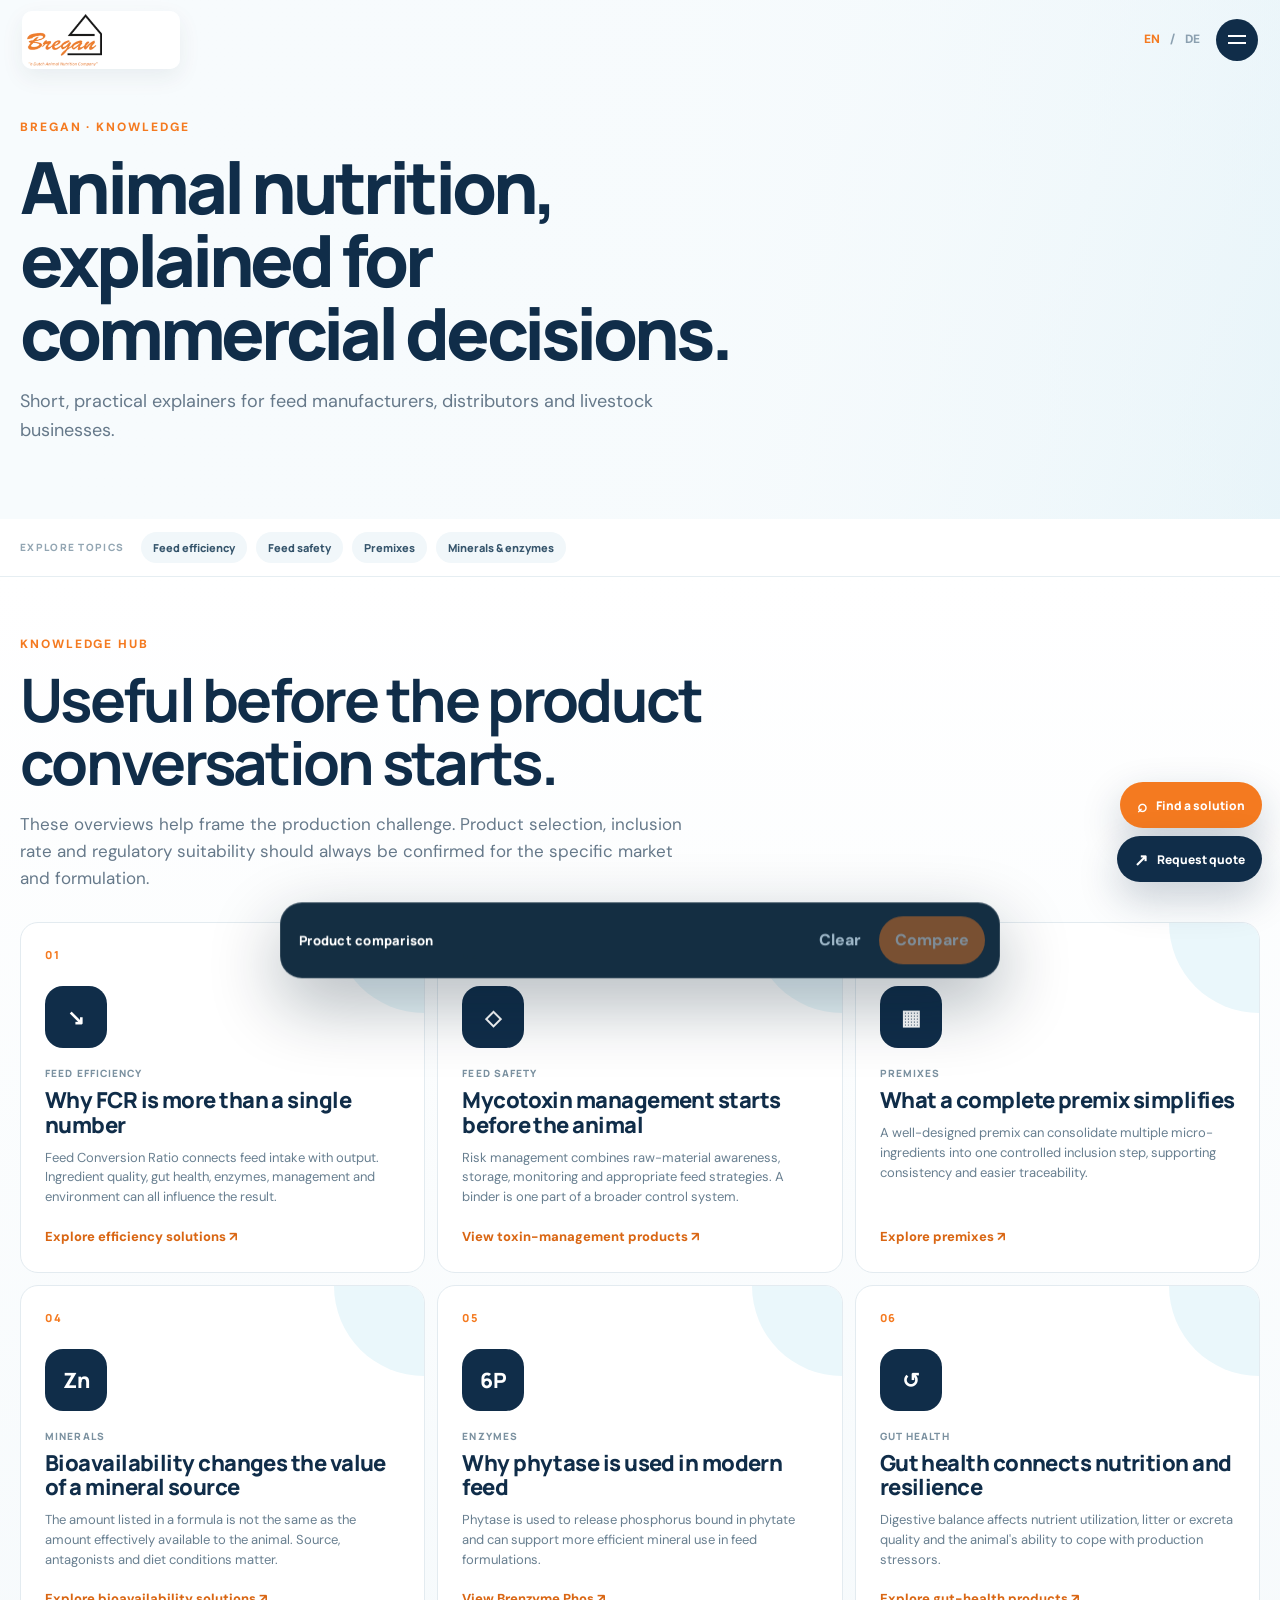
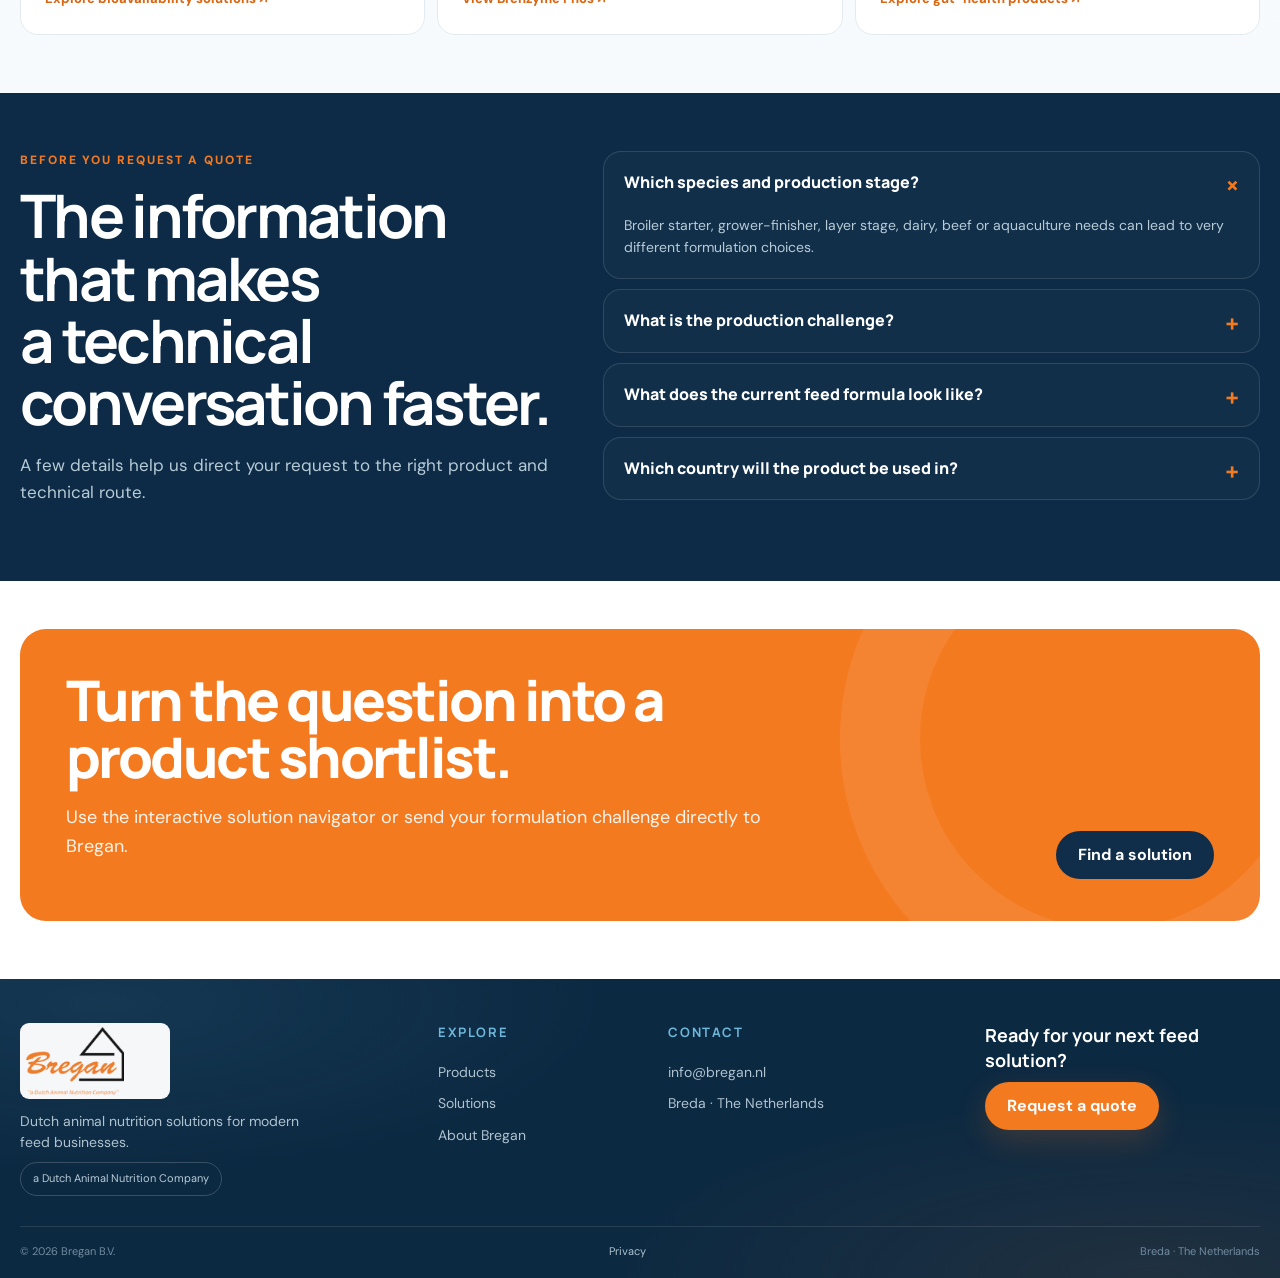
<file: insights.html>
<!doctype html>
<html lang="en">
<head>
  <meta charset="utf-8">
  <meta name="viewport" content="width=device-width,initial-scale=1">
  <meta name="description" content="Bregan animal nutrition insights: feed efficiency, premixes, phytase, mycotoxin management and feed safety."><meta property="og:title" content="Insights | Bregan B.V."><meta property="og:description" content="Practical insights on animal nutrition, feed efficiency, feed safety and formulation."><meta property="og:type" content="website"><meta property="og:image" content="https://idris6155.github.io/Bregan.nl/assets/images/bregan-logo.webp?v=4"><meta property="og:site_name" content="Bregan B.V."><meta name="twitter:card" content="summary_large_image"><meta name="twitter:title" content="Insights | Bregan B.V."><meta name="twitter:description" content="Practical insights on animal nutrition, feed efficiency, feed safety and formulation."><meta name="twitter:image" content="https://idris6155.github.io/Bregan.nl/assets/images/bregan-logo.webp?v=4"><link rel="preconnect" href="https://fonts.googleapis.com"><link rel="preconnect" href="https://fonts.gstatic.com" crossorigin>
  <title>Insights | Bregan B.V.</title><link rel="icon" href="assets/favicon.svg" type="image/svg+xml"><link rel="manifest" href="site.webmanifest">
  <link rel="stylesheet" href="assets/css/styles.css"><link data-experience-css rel="stylesheet" href="assets/css/experience.css?v=20260922f">
</head>
<body data-page="insights">
  <div id="site-header"></div>
  <main>
    <section class="page-hero insights-hero">
      <div class="container reveal in-view">
        <div class="eyebrow">BREGAN · KNOWLEDGE</div>
        <h1 data-bi-en="Animal nutrition, explained for commercial decisions." data-bi-de="Tierernährung verständlich für kommerzielle Entscheidungen."></h1>
        <p data-bi-en="Short, practical explainers for feed manufacturers, distributors and livestock businesses." data-bi-de="Kurze, praxisnahe Erklärungen für Futtermittelhersteller, Distributoren und Tierhaltungsbetriebe."></p>
      </div>
    </section>

    <section class="insight-topic-strip">
      <div class="container insight-topic-inner">
        <span data-bi-en="Explore topics" data-bi-de="Themen entdecken"></span>
        <a href="#efficiency" data-bi-en="Feed efficiency" data-bi-de="Futtereffizienz"></a>
        <a href="#safety" data-bi-en="Feed safety" data-bi-de="Futtermittelsicherheit"></a>
        <a href="#premix" data-bi-en="Premixes" data-bi-de="Premixe"></a>
        <a href="#minerals" data-bi-en="Minerals & enzymes" data-bi-de="Mineralien & Enzyme"></a>
      </div>
    </section>

    <section class="section insight-grid-section">
      <div class="container">
        <div class="section-heading reveal">
          <div class="eyebrow" data-bi-en="Knowledge hub" data-bi-de="Wissenszentrum"></div>
          <h2 data-bi-en="Useful before the product conversation starts." data-bi-de="Nützlich, bevor das Produktgespräch beginnt."></h2>
          <p data-bi-en="These overviews help frame the production challenge. Product selection, inclusion rate and regulatory suitability should always be confirmed for the specific market and formulation." data-bi-de="Diese Übersichten helfen, die Produktionsherausforderung einzuordnen. Produktauswahl, Einsatzrate und regulatorische Eignung sollten immer für den jeweiligen Markt und die konkrete Formulierung bestätigt werden."></p>
        </div>

        <div class="insight-grid">
          <article class="insight-card reveal" id="efficiency">
            <span class="insight-num">01</span>
            <div class="insight-symbol">↘</div>
            <span class="insight-tag" data-bi-en="Feed efficiency" data-bi-de="Futtereffizienz"></span>
            <h3 data-bi-en="Why FCR is more than a single number" data-bi-de="Warum FCR mehr als nur eine Zahl ist"></h3>
            <p data-bi-en="Feed Conversion Ratio connects feed intake with output. Ingredient quality, gut health, enzymes, management and environment can all influence the result." data-bi-de="Die Futterverwertungsrate verbindet Futteraufnahme und Leistung. Rohstoffqualität, Darmgesundheit, Enzyme, Management und Umwelt können das Ergebnis beeinflussen."></p>
            <a href="products.html?lang=en" class="insight-cta" data-bi-en="Explore efficiency solutions" data-bi-de="Lösungen zur Futtereffizienz entdecken"></a>
          </article>

          <article class="insight-card reveal" id="safety">
            <span class="insight-num">02</span>
            <div class="insight-symbol">◇</div>
            <span class="insight-tag" data-bi-en="Feed safety" data-bi-de="Futtermittelsicherheit"></span>
            <h3 data-bi-en="Mycotoxin management starts before the animal" data-bi-de="Mykotoxinmanagement beginnt vor dem Tier"></h3>
            <p data-bi-en="Risk management combines raw-material awareness, storage, monitoring and appropriate feed strategies. A binder is one part of a broader control system." data-bi-de="Risikomanagement verbindet Rohstoffkenntnis, Lagerung, Überwachung und geeignete Fütterungsstrategien. Ein Binder ist nur ein Teil eines umfassenderen Kontrollsystems."></p>
            <a href="products.html?solution=Mycotoxins" class="insight-cta" data-bi-en="View toxin-management products" data-bi-de="Produkte zum Toxinmanagement ansehen"></a>
          </article>

          <article class="insight-card reveal" id="premix">
            <span class="insight-num">03</span>
            <div class="insight-symbol">▦</div>
            <span class="insight-tag" data-bi-en="Premixes" data-bi-de="Premixe"></span>
            <h3 data-bi-en="What a complete premix simplifies" data-bi-de="Was ein Komplettpremix vereinfacht"></h3>
            <p data-bi-en="A well-designed premix can consolidate multiple micro-ingredients into one controlled inclusion step, supporting consistency and easier traceability." data-bi-de="Ein gut konzipierter Premix kann mehrere Mikrokomponenten in einem kontrollierten Dosierschritt bündeln und so Konstanz und Rückverfolgbarkeit unterstützen."></p>
            <a href="products.html?type=Premixes" class="insight-cta" data-bi-en="Explore premixes" data-bi-de="Premixe entdecken"></a>
          </article>

          <article class="insight-card reveal" id="minerals">
            <span class="insight-num">04</span>
            <div class="insight-symbol">Zn</div>
            <span class="insight-tag" data-bi-en="Minerals" data-bi-de="Mineralien"></span>
            <h3 data-bi-en="Bioavailability changes the value of a mineral source" data-bi-de="Bioverfügbarkeit verändert den Wert einer Mineralquelle"></h3>
            <p data-bi-en="The amount listed in a formula is not the same as the amount effectively available to the animal. Source, antagonists and diet conditions matter." data-bi-de="Die in einer Formel angegebene Menge entspricht nicht automatisch der für das Tier effektiv verfügbaren Menge. Quelle, Antagonisten und Fütterungsbedingungen spielen eine Rolle."></p>
            <a href="products.html?solution=Bioavailability" class="insight-cta" data-bi-en="Explore bioavailability solutions" data-bi-de="Lösungen zur Bioverfügbarkeit entdecken"></a>
          </article>

          <article class="insight-card reveal">
            <span class="insight-num">05</span>
            <div class="insight-symbol">6P</div>
            <span class="insight-tag" data-bi-en="Enzymes" data-bi-de="Enzyme"></span>
            <h3 data-bi-en="Why phytase is used in modern feed" data-bi-de="Warum Phytase in modernem Futter eingesetzt wird"></h3>
            <p data-bi-en="Phytase is used to release phosphorus bound in phytate and can support more efficient mineral use in feed formulations." data-bi-de="Phytase wird eingesetzt, um in Phytat gebundenen Phosphor freizusetzen und eine effizientere Mineralstoffnutzung in Futterformulierungen zu unterstützen."></p>
            <a href="product.html?id=brenzyme-phos" class="insight-cta" data-bi-en="View Brenzyme Phos" data-bi-de="Brenzyme Phos ansehen"></a>
          </article>

          <article class="insight-card reveal">
            <span class="insight-num">06</span>
            <div class="insight-symbol">↺</div>
            <span class="insight-tag" data-bi-en="Gut health" data-bi-de="Darmgesundheit"></span>
            <h3 data-bi-en="Gut health connects nutrition and resilience" data-bi-de="Darmgesundheit verbindet Ernährung und Widerstandsfähigkeit"></h3>
            <p data-bi-en="Digestive balance affects nutrient utilization, litter or excreta quality and the animal's ability to cope with production stressors." data-bi-de="Die Verdauungsbalance beeinflusst Nährstoffnutzung, Einstreu- bzw. Exkrementqualität und die Fähigkeit des Tieres, mit Produktionsstress umzugehen."></p>
            <a href="products.html" class="insight-cta" data-bi-en="Explore gut-health products" data-bi-de="Produkte für Darmgesundheit entdecken"></a>
          </article>
        </div>
      </div>
    </section>

    <section class="insight-faq section">
      <div class="container insight-faq-grid">
        <div class="reveal">
          <div class="eyebrow" data-bi-en="Before you request a quote" data-bi-de="Vor der Angebotsanfrage"></div>
          <h2 class="display-title" data-bi-en="The information that makes a technical conversation faster." data-bi-de="Die Informationen, die ein technisches Gespräch beschleunigen."></h2>
          <p class="lead" data-bi-en="A few details help us direct your request to the right product and technical route." data-bi-de="Einige Angaben helfen uns, Ihre Anfrage zum passenden Produkt und technischen Weg zu führen."></p>
        </div>
        <div class="faq-stack reveal">
          <details open>
            <summary data-bi-en="Which species and production stage?" data-bi-de="Welche Tierart und Produktionsphase?"></summary>
            <p data-bi-en="Broiler starter, grower-finisher, layer stage, dairy, beef or aquaculture needs can lead to very different formulation choices." data-bi-de="Broiler-Starter, Grower-Finisher, Legephase, Milchvieh, Mast oder Aquakultur können zu sehr unterschiedlichen Formulierungsentscheidungen führen."></p>
          </details>
          <details>
            <summary data-bi-en="What is the production challenge?" data-bi-de="Was ist die Produktionsherausforderung?"></summary>
            <p data-bi-en="Examples include feed efficiency, toxin pressure, gut-health support, egg quality, mineral bioavailability or feed hygiene." data-bi-de="Beispiele sind Futtereffizienz, Toxindruck, Darmgesundheit, Eiqualität, Mineralstoff-Bioverfügbarkeit oder Futterhygiene."></p>
          </details>
          <details>
            <summary data-bi-en="What does the current feed formula look like?" data-bi-de="Wie sieht die aktuelle Futterformel aus?"></summary>
            <p data-bi-en="Knowing the current inclusion system, major raw materials and existing additives helps avoid duplication and improves technical relevance." data-bi-de="Kenntnisse über das aktuelle Dosiersystem, Hauptrohstoffe und bestehende Zusatzstoffe helfen, Doppelungen zu vermeiden und die technische Relevanz zu erhöhen."></p>
          </details>
          <details>
            <summary data-bi-en="Which country will the product be used in?" data-bi-de="In welchem Land wird das Produkt eingesetzt?"></summary>
            <p data-bi-en="Market-specific documentation, registration and labeling requirements can affect the final commercial route." data-bi-de="Marktspezifische Dokumentations-, Registrierungs- und Kennzeichnungsanforderungen können den finalen kommerziellen Weg beeinflussen."></p>
          </details>
        </div>
      </div>
    </section>

    <section class="cta">
      <div class="container">
        <div class="cta-box reveal">
          <div>
            <h2 data-bi-en="Turn the question into a product shortlist." data-bi-de="Machen Sie aus der Frage eine Produkt-Shortlist."></h2>
            <p data-bi-en="Use the interactive solution navigator or send your formulation challenge directly to Bregan." data-bi-de="Nutzen Sie den interaktiven Solution Navigator oder senden Sie Ihre Formulierungsherausforderung direkt an Bregan."></p>
          </div>
          <button class="btn btn-navy" data-open-navigator data-bi-en="Find a solution" data-bi-de="Lösung finden"></button>
        </div>
      </div>
    </section>
  </main>
  <div id="site-footer"></div>
  <script src="assets/js/data.js"></script>
  <script src="assets/js/site.js?v=20260923pb1"></script>
</body>
</html>
</file>
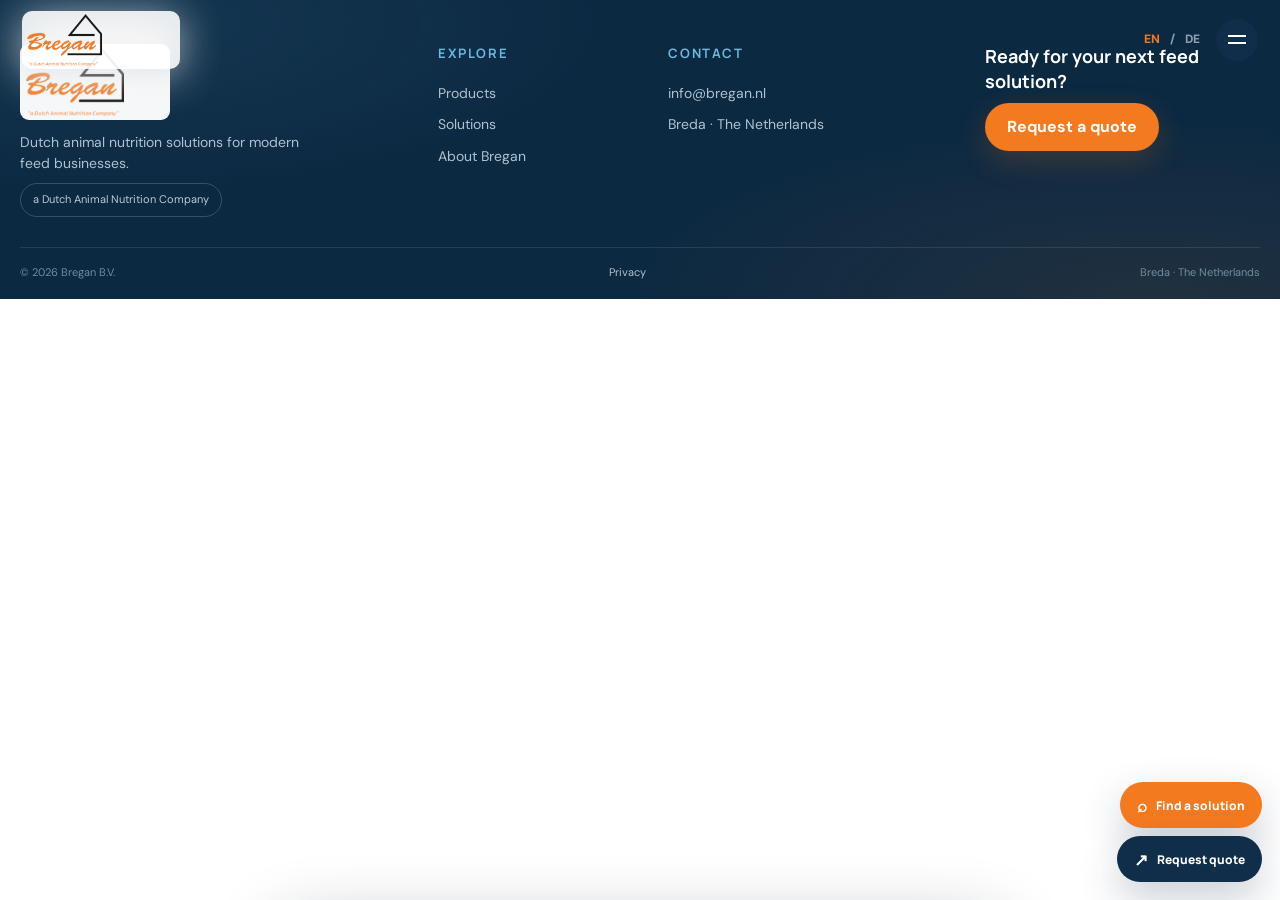
<file: page.html>
<!doctype html>
<html lang="en">
<head>
  <meta charset="utf-8">
  <meta name="viewport" content="width=device-width,initial-scale=1">
  <meta name="description" content="Bregan B.V.">
  <meta name="robots" content="index,follow,max-image-preview:large">
  <title>Bregan B.V.</title>
  <link rel="icon" href="assets/favicon.svg" type="image/svg+xml">
  <link rel="manifest" href="site.webmanifest">
  <link rel="stylesheet" href="assets/css/styles.css">
  <link data-experience-css rel="stylesheet" href="assets/css/experience.css?v=20260922f">
</head>
<body data-page="custom">
  <div id="site-header"></div>
  <main id="customPage"></main>
  <div id="site-footer"></div>
  <script src="assets/js/data.js"></script>
  <script src="assets/js/site.js?v=20260923cms"></script>
</body>
</html>
</file>
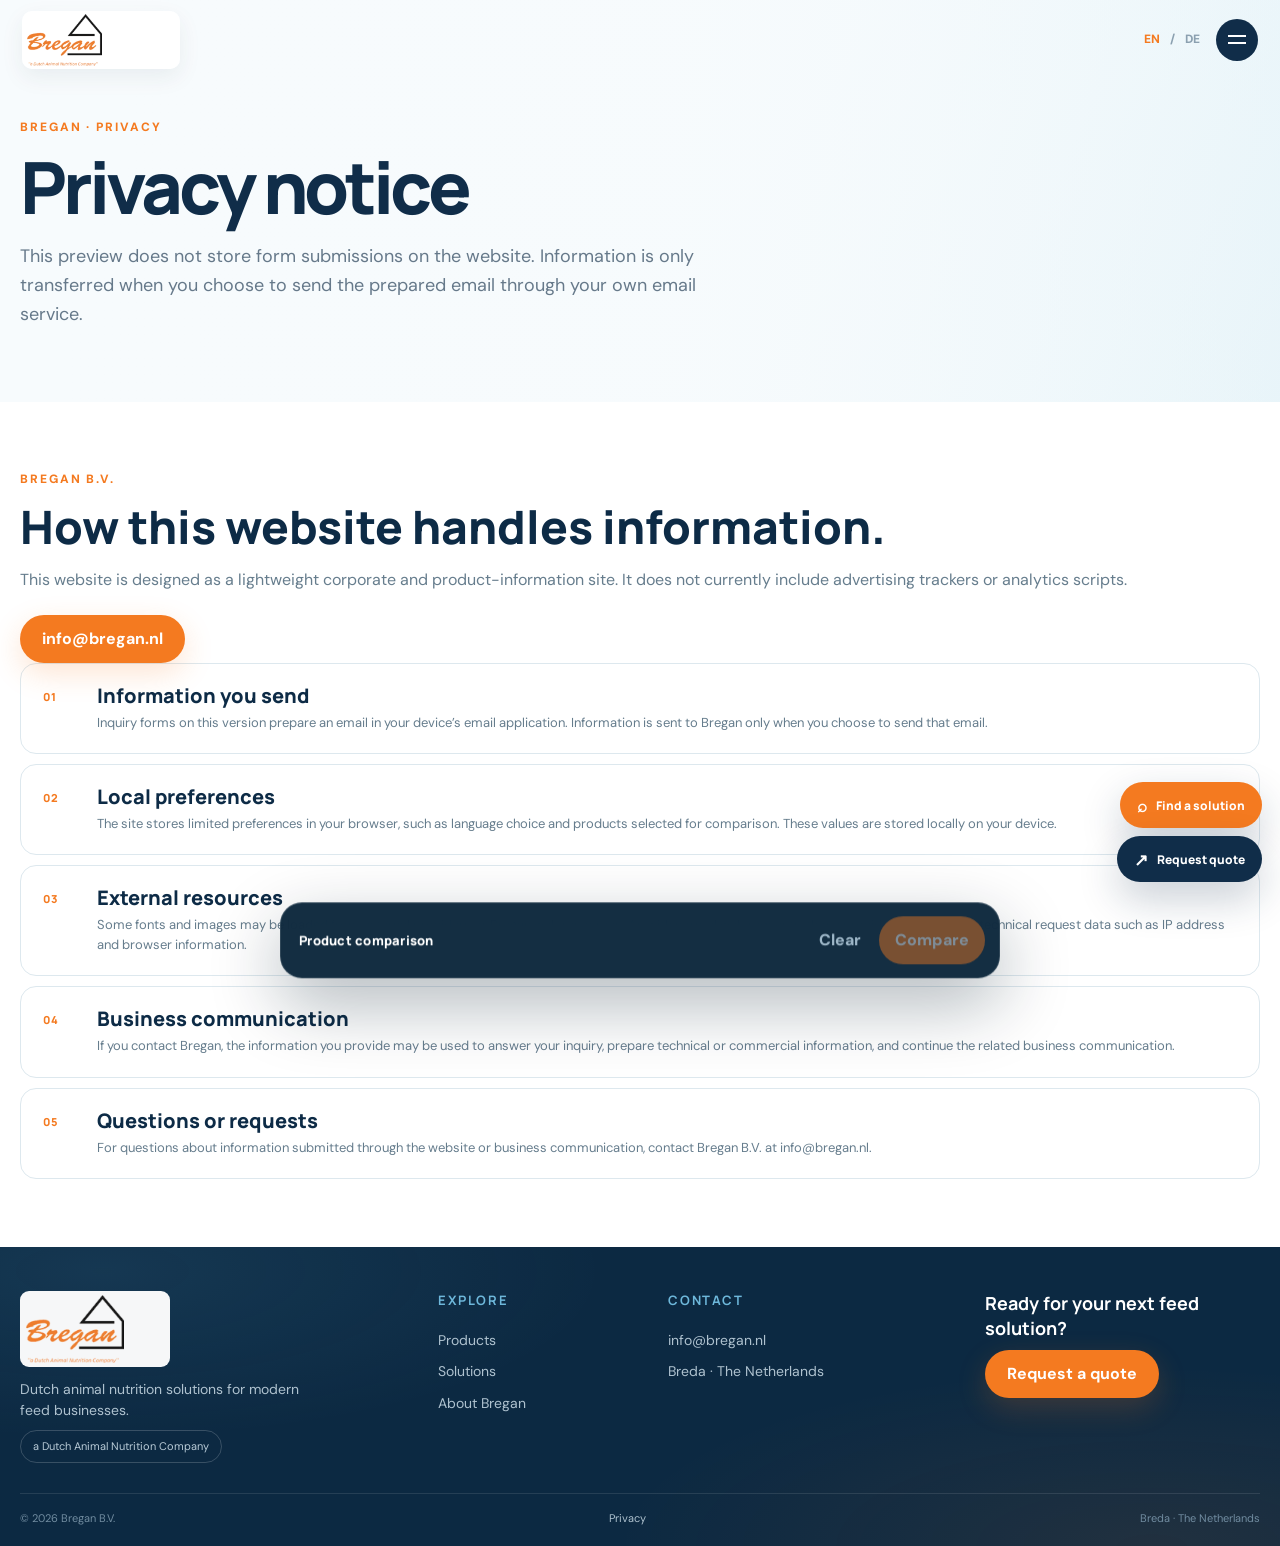
<file: privacy.html>
<!doctype html><html lang="en"><head><meta charset="utf-8"><meta name="viewport" content="width=device-width,initial-scale=1"><meta name="description" content="Privacy information for the Bregan B.V. website."><meta property="og:title" content="Privacy | Bregan B.V."><meta property="og:description" content="Privacy information for the Bregan B.V. website."><meta property="og:type" content="website"><meta property="og:image" content="https://idris6155.github.io/Bregan.nl/assets/images/bregan-logo.webp?v=4"><meta property="og:site_name" content="Bregan B.V."><meta name="twitter:card" content="summary_large_image"><meta name="twitter:title" content="Privacy | Bregan B.V."><meta name="twitter:description" content="Privacy information for the Bregan B.V. website."><meta name="twitter:image" content="https://idris6155.github.io/Bregan.nl/assets/images/bregan-logo.webp?v=4"><link rel="preconnect" href="https://fonts.googleapis.com"><link rel="preconnect" href="https://fonts.gstatic.com" crossorigin><title>Privacy | Bregan B.V.</title><link rel="icon" href="assets/favicon.svg" type="image/svg+xml"><link rel="manifest" href="site.webmanifest"><link rel="stylesheet" href="assets/css/styles.css"><link data-experience-css rel="stylesheet" href="assets/css/experience.css?v=20260922f"></head><body data-page="privacy"><div id="site-header"></div><main><section class="page-hero"><div class="container reveal in-view"><div class="eyebrow">BREGAN · PRIVACY</div><h1 data-i18n="privacy_title"></h1><p data-i18n="privacy_intro"></p></div></section><section class="section privacy-section"><div class="container privacy-layout"><aside class="privacy-summary reveal"><div class="eyebrow">BREGAN B.V.</div><h2 data-bi-en="How this website handles information." data-bi-de="Wie diese Website mit Informationen umgeht.">How this website handles information.</h2><p data-bi-en="This website is designed as a lightweight corporate and product-information site. It does not currently include advertising trackers or analytics scripts." data-bi-de="Diese Website ist als schlanke Unternehmens- und Produktinformationsseite aufgebaut. Derzeit werden keine Werbe-Tracker oder Analytics-Skripte eingesetzt.">This website is designed as a lightweight corporate and product-information site. It does not currently include advertising trackers or analytics scripts.</p><a class="btn btn-orange" href="mailto:info@bregan.nl">info@bregan.nl</a></aside><div class="privacy-content reveal"><article><span>01</span><h3 data-bi-en="Information you send" data-bi-de="Informationen, die Sie senden">Information you send</h3><p data-bi-en="Inquiry forms on this version prepare an email in your device’s email application. Information is sent to Bregan only when you choose to send that email." data-bi-de="Anfrageformulare in dieser Version bereiten eine E-Mail in der E-Mail-Anwendung Ihres Geräts vor. Informationen werden erst an Bregan gesendet, wenn Sie diese E-Mail selbst versenden.">Inquiry forms on this version prepare an email in your device’s email application. Information is sent to Bregan only when you choose to send that email.</p></article><article><span>02</span><h3 data-bi-en="Local preferences" data-bi-de="Lokale Einstellungen">Local preferences</h3><p data-bi-en="The site stores limited preferences in your browser, such as language choice and products selected for comparison. These values are stored locally on your device." data-bi-de="Die Website speichert begrenzte Einstellungen in Ihrem Browser, zum Beispiel die Sprachauswahl und für den Vergleich ausgewählte Produkte. Diese Werte werden lokal auf Ihrem Gerät gespeichert.">The site stores limited preferences in your browser, such as language choice and products selected for comparison. These values are stored locally on your device.</p></article><article><span>03</span><h3 data-bi-en="External resources" data-bi-de="Externe Ressourcen">External resources</h3><p data-bi-en="Some fonts and images may be loaded from external providers or Bregan web resources. As with normal web requests, those providers may receive technical request data such as IP address and browser information." data-bi-de="Einige Schriftarten und Bilder können von externen Anbietern oder Bregan-Webressourcen geladen werden. Wie bei normalen Webanfragen können diese Anbieter technische Anfragedaten wie IP-Adresse und Browserinformationen erhalten.">Some fonts and images may be loaded from external providers or Bregan web resources. As with normal web requests, those providers may receive technical request data such as IP address and browser information.</p></article><article><span>04</span><h3 data-bi-en="Business communication" data-bi-de="Geschäftliche Kommunikation">Business communication</h3><p data-bi-en="If you contact Bregan, the information you provide may be used to answer your inquiry, prepare technical or commercial information, and continue the related business communication." data-bi-de="Wenn Sie Bregan kontaktieren, können die von Ihnen bereitgestellten Informationen zur Beantwortung Ihrer Anfrage, zur Vorbereitung technischer oder kommerzieller Informationen und zur Fortführung der betreffenden Geschäftskommunikation verwendet werden.">If you contact Bregan, the information you provide may be used to answer your inquiry, prepare technical or commercial information, and continue the related business communication.</p></article><article><span>05</span><h3 data-bi-en="Questions or requests" data-bi-de="Fragen oder Anfragen">Questions or requests</h3><p data-bi-en="For questions about information submitted through the website or business communication, contact Bregan B.V. at info@bregan.nl." data-bi-de="Bei Fragen zu über die Website übermittelten Informationen oder zur Geschäftskommunikation kontaktieren Sie Bregan B.V. unter info@bregan.nl.">For questions about information submitted through the website or business communication, contact Bregan B.V. at info@bregan.nl.</p></article></div></div></section></main><div id="site-footer"></div><script src="assets/js/data.js"></script><script src="assets/js/site.js?v=20260923pb1"></script></body></html>
</file>
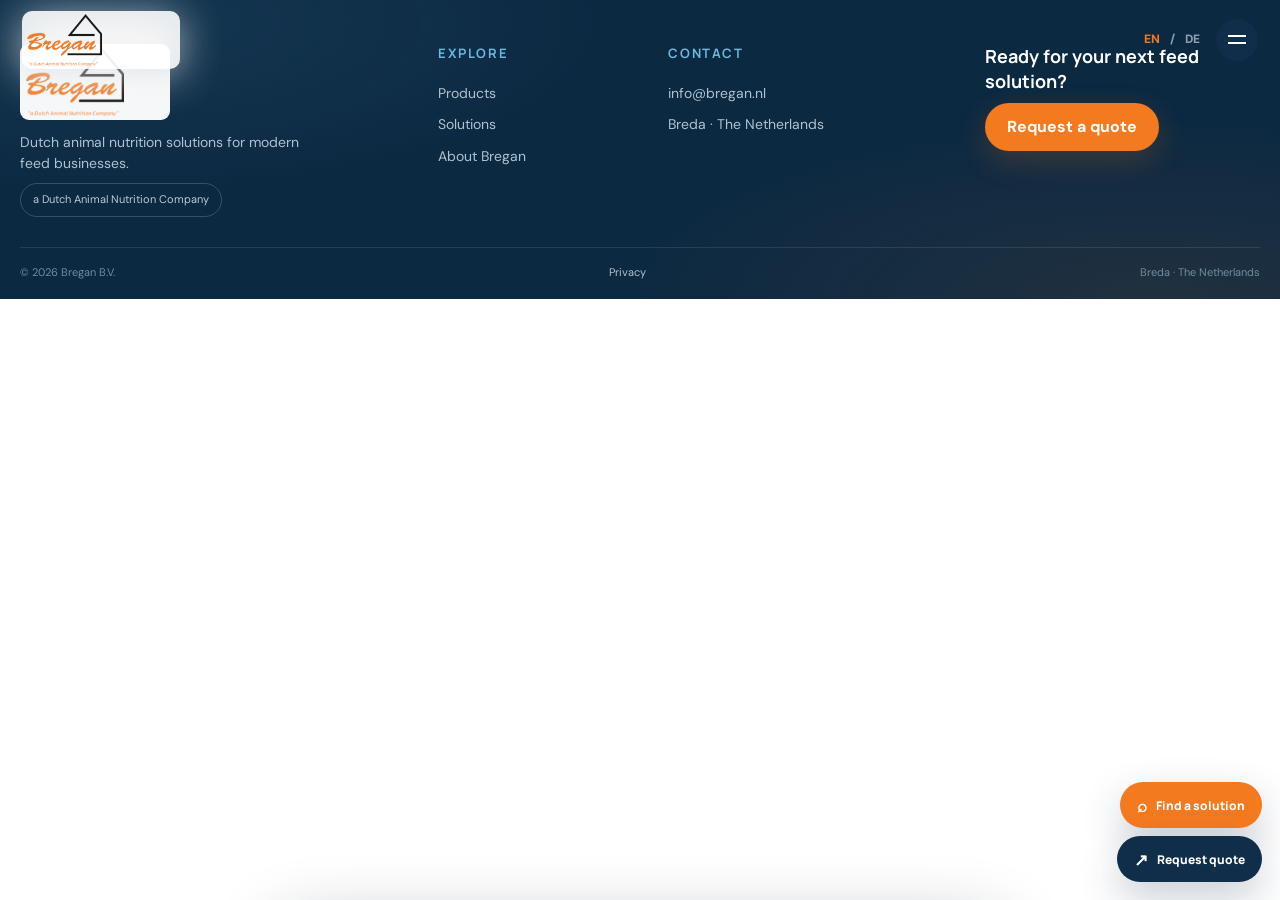
<file: product.html>
<!doctype html><html lang="en"><head><meta charset="utf-8"><meta name="viewport" content="width=device-width,initial-scale=1"><meta name="description" content="Bregan product details and technical information."><meta property="og:title" content="Product | Bregan B.V."><meta property="og:description" content="Bregan product details, benefits, application routes and technical information."><meta property="og:type" content="website"><meta property="og:image" content="https://idris6155.github.io/Bregan.nl/assets/images/bregan-logo.webp?v=4"><meta property="og:site_name" content="Bregan B.V."><meta name="twitter:card" content="summary_large_image"><meta name="twitter:title" content="Product | Bregan B.V."><meta name="twitter:description" content="Bregan product details, benefits, application routes and technical information."><meta name="twitter:image" content="https://idris6155.github.io/Bregan.nl/assets/images/bregan-logo.webp?v=4"><link rel="preconnect" href="https://fonts.googleapis.com"><link rel="preconnect" href="https://fonts.gstatic.com" crossorigin><title>Product | Bregan B.V.</title><link rel="icon" href="assets/favicon.svg" type="image/svg+xml"><link rel="manifest" href="site.webmanifest"><link rel="stylesheet" href="assets/css/styles.css"><link data-experience-css rel="stylesheet" href="assets/css/experience.css?v=20260922f"></head><body data-page="products"><div id="site-header"></div><main id="productDetail"></main><div id="site-footer"></div><script src="assets/js/data.js"></script><script src="assets/js/site.js?v=20260923pb1"></script></body></html>
</file>
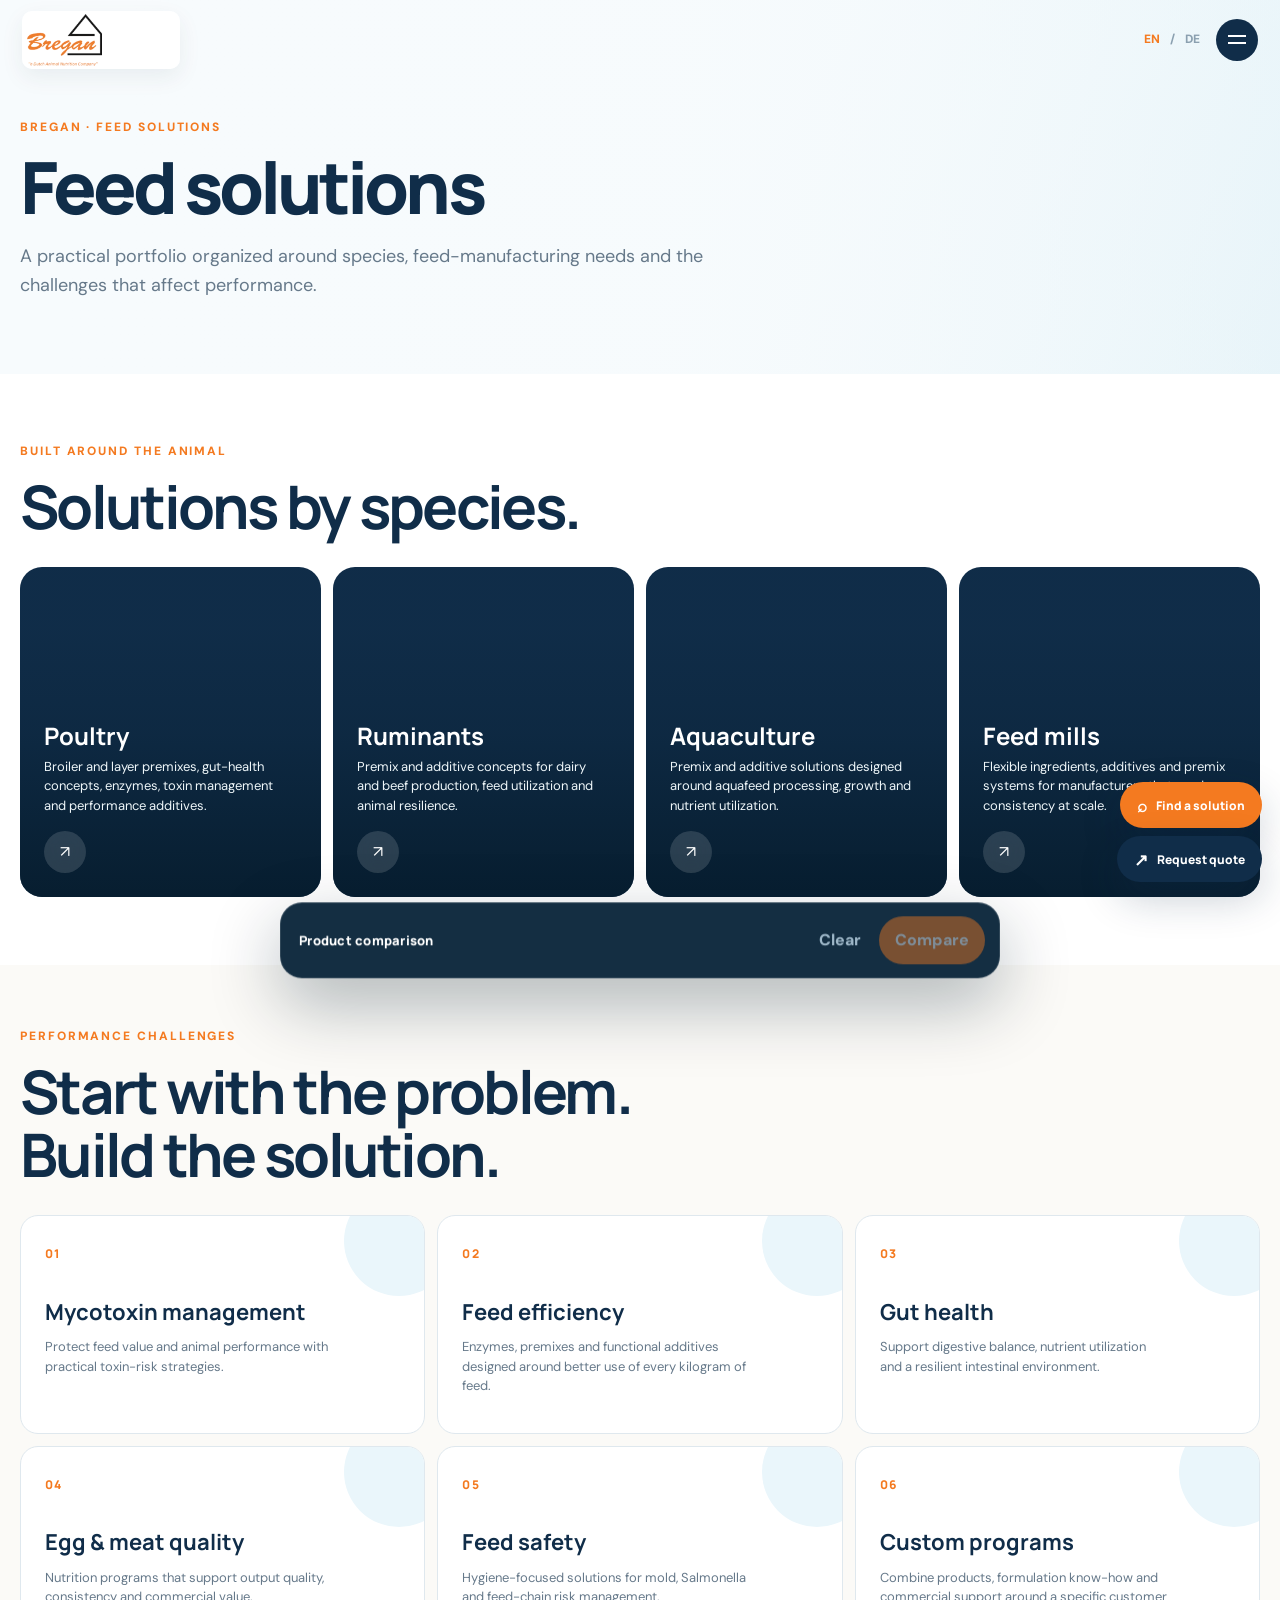
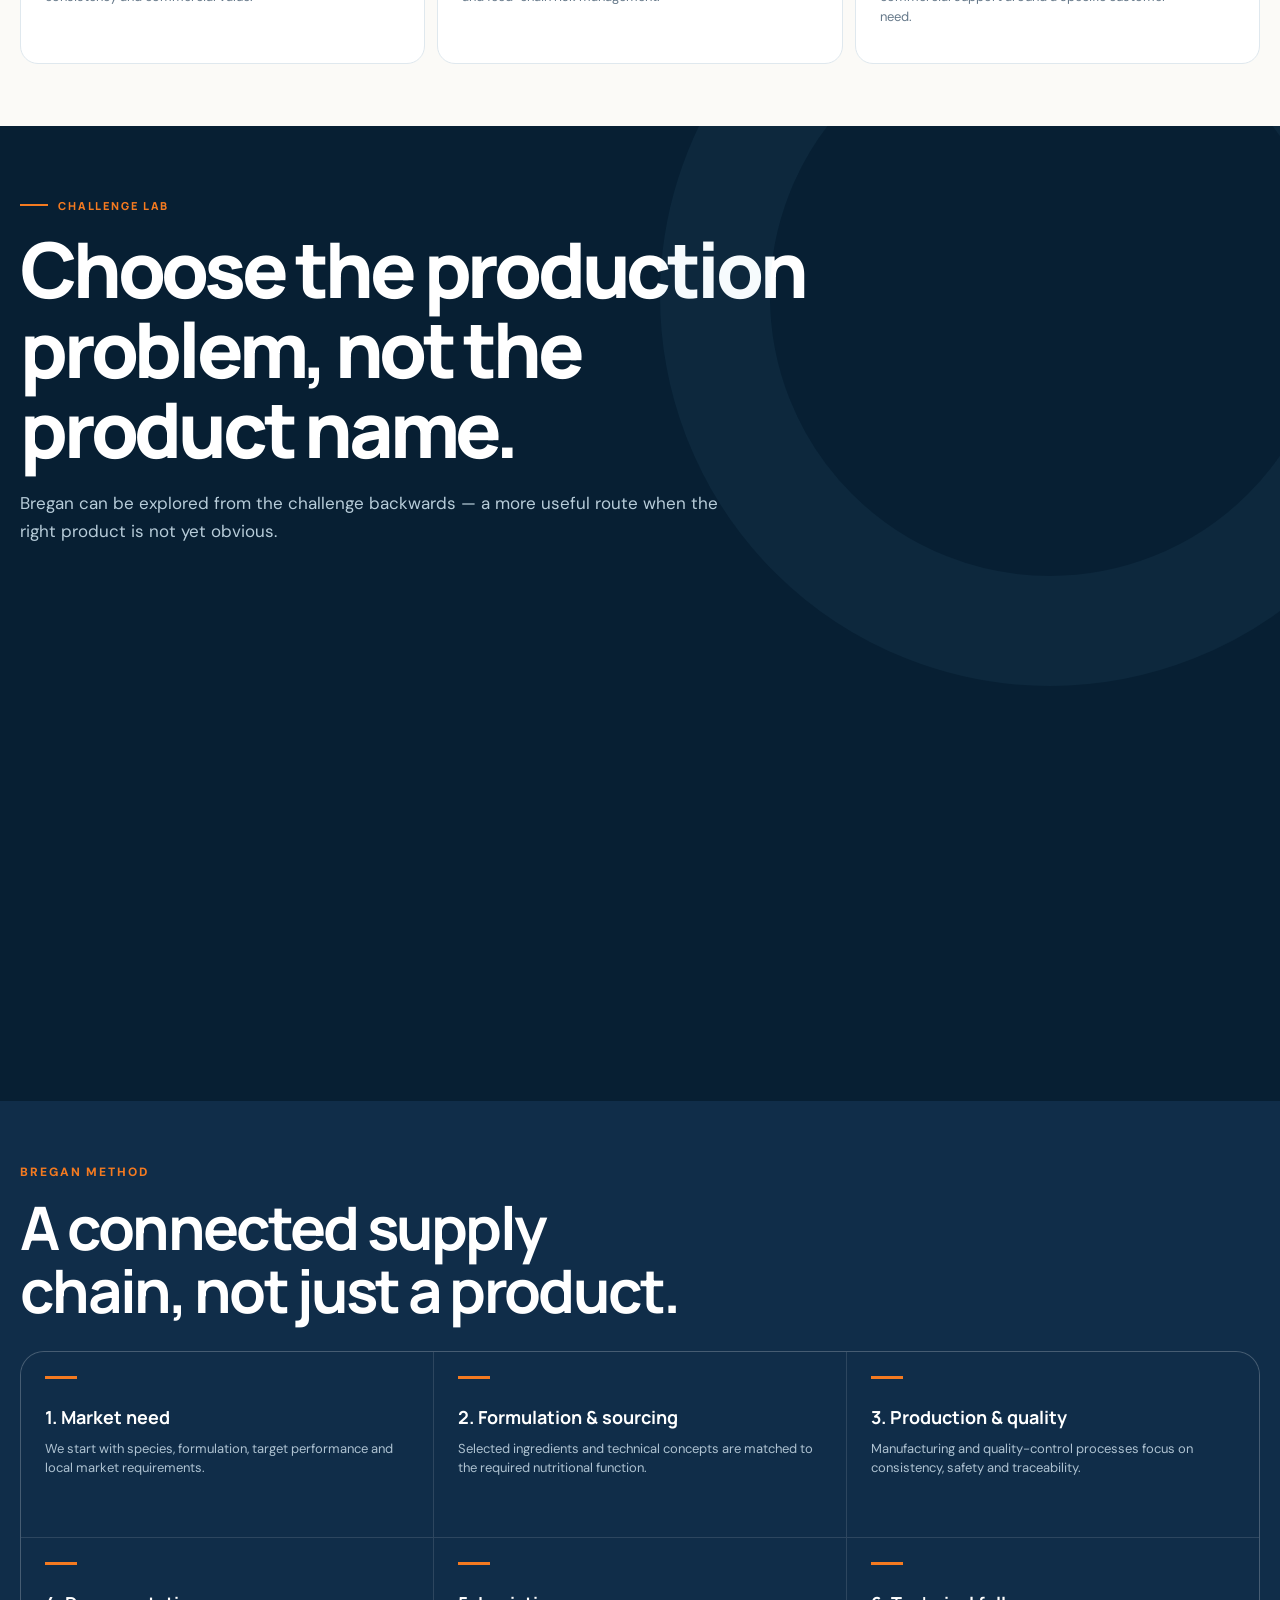
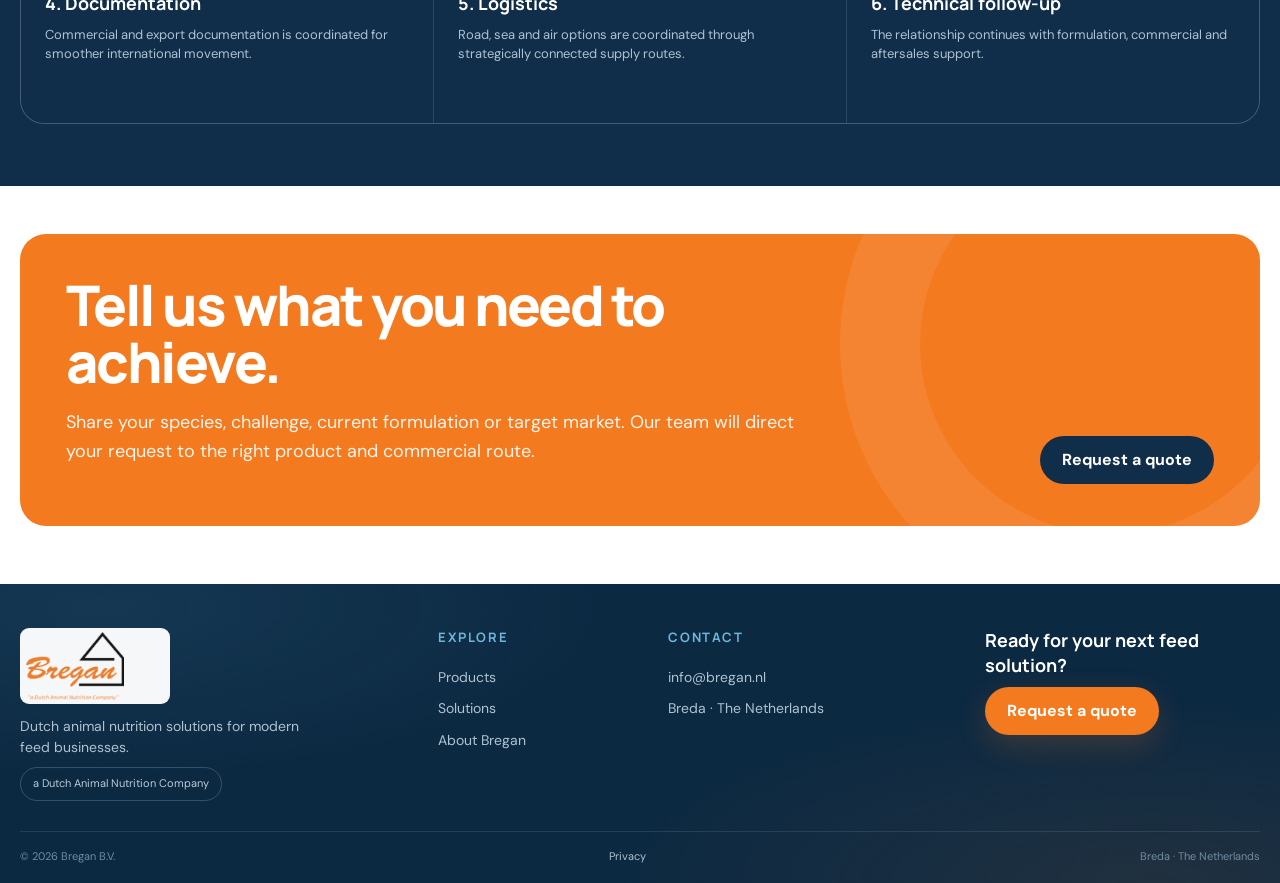
<file: solutions.html>
<!doctype html><html lang="en"><head><meta charset="utf-8"><meta name="viewport" content="width=device-width,initial-scale=1"><meta name="description" content="Bregan feed solutions for poultry, ruminants, aquaculture and feed manufacturers."><meta property="og:title" content="Feed Solutions | Bregan B.V."><meta property="og:description" content="Bregan feed solutions organized by species, production challenge and application."><meta property="og:type" content="website"><meta property="og:image" content="https://idris6155.github.io/Bregan.nl/assets/images/bregan-logo.webp?v=4"><meta property="og:site_name" content="Bregan B.V."><meta name="twitter:card" content="summary_large_image"><meta name="twitter:title" content="Feed Solutions | Bregan B.V."><meta name="twitter:description" content="Bregan feed solutions organized by species, production challenge and application."><meta name="twitter:image" content="https://idris6155.github.io/Bregan.nl/assets/images/bregan-logo.webp?v=4"><link rel="preconnect" href="https://fonts.googleapis.com"><link rel="preconnect" href="https://fonts.gstatic.com" crossorigin><title>Feed Solutions | Bregan B.V.</title><link rel="icon" href="assets/favicon.svg" type="image/svg+xml"><link rel="manifest" href="site.webmanifest"><link rel="stylesheet" href="assets/css/styles.css"><link data-experience-css rel="stylesheet" href="assets/css/experience.css?v=20260922f"></head><body data-page="solutions"><div id="site-header"></div><main><section class="page-hero"><div class="container reveal in-view"><div class="eyebrow">BREGAN · FEED SOLUTIONS</div><h1 data-i18n="solutions_page_title"></h1><p data-i18n="solutions_page_intro"></p></div></section><section class="section"><div class="container"><div class="section-heading reveal"><div class="eyebrow" data-i18n="species_kicker"></div><h2 data-i18n="species_title"></h2></div><div class="species-grid"><a class="species-card poultry reveal" href="poultry.html"><span class="species-art">🐔</span><div><h3 data-i18n="poultry"></h3><p data-i18n="poultry_text"></p><span class="arrow-round">↗</span></div></a><a class="species-card ruminant reveal" href="ruminants.html"><span class="species-art">🐄</span><div><h3 data-i18n="ruminants"></h3><p data-i18n="ruminants_text"></p><span class="arrow-round">↗</span></div></a><a class="species-card aqua reveal" href="aquaculture.html"><span class="species-art">🐟</span><div><h3 data-i18n="aqua"></h3><p data-i18n="aqua_text"></p><span class="arrow-round">↗</span></div></a><a class="species-card feedmills reveal" href="products.html"><span class="species-art">🏭</span><div><h3 data-i18n="feedmills"></h3><p data-i18n="feedmills_text"></p><span class="arrow-round">↗</span></div></a></div></div></section><section class="section expertise"><div class="container"><div class="section-heading reveal"><div class="eyebrow" data-i18n="solutions_kicker"></div><h2 data-i18n="solutions_title"></h2></div><div class="solution-grid"><a class="solution-card reveal" href="products.html?solution=Mycotoxins"><span class="num">01</span><h3 data-i18n="sol_toxin"></h3><p data-i18n="sol_toxin_text"></p></a><a class="solution-card reveal" href="products.html?solution=Feed%20efficiency"><span class="num">02</span><h3 data-i18n="sol_efficiency"></h3><p data-i18n="sol_efficiency_text"></p></a><a class="solution-card reveal" href="products.html"><span class="num">03</span><h3 data-i18n="sol_gut"></h3><p data-i18n="sol_gut_text"></p></a><a class="solution-card reveal" href="products.html"><span class="num">04</span><h3 data-i18n="sol_quality"></h3><p data-i18n="sol_quality_text"></p></a><a class="solution-card reveal" href="products.html"><span class="num">05</span><h3 data-i18n="sol_safety"></h3><p data-i18n="sol_safety_text"></p></a><article class="solution-card reveal"><span class="num">06</span><h3 data-i18n="sol_custom"></h3><p data-i18n="sol_custom_text"></p></article></div></div></section><section class="section process"><div class="container"><div class="section-heading reveal"><div class="eyebrow">BREGAN METHOD</div><h2 data-i18n="process_title"></h2></div><div class="process-grid"><article class="process-step reveal"><h3 data-i18n="step1"></h3><p data-i18n="step1_text"></p></article><article class="process-step reveal"><h3 data-i18n="step2"></h3><p data-i18n="step2_text"></p></article><article class="process-step reveal"><h3 data-i18n="step3"></h3><p data-i18n="step3_text"></p></article><article class="process-step reveal"><h3 data-i18n="step4"></h3><p data-i18n="step4_text"></p></article><article class="process-step reveal"><h3 data-i18n="step5"></h3><p data-i18n="step5_text"></p></article><article class="process-step reveal"><h3 data-i18n="step6"></h3><p data-i18n="step6_text"></p></article></div></div></section><section class="cta"><div class="container"><div class="cta-box reveal"><div><h2 data-i18n="cta_title"></h2><p data-i18n="cta_body"></p></div><button class="btn btn-navy" data-open-quote data-i18n="quote"></button></div></div></section></main><div id="site-footer"></div><script src="assets/js/data.js"></script><script src="assets/js/site.js?v=20260922f"></script></body></html>
</file>
<file: assets/css/styles.css>
@import url('https://fonts.googleapis.com/css2?family=DM+Sans:wght@400;500;600;700&family=Manrope:wght@400;500;600;700;800&display=swap');

:root{--orange:#f47a20;--orange2:#ff9b4a;--navy:#102d49;--navy2:#183f63;--blue:#66b7dc;--ice:#eaf6fb;--ink:#173047;--muted:#66798a;--line:#dfe8ee;--cream:#fbfaf7;--white:#fff;--shadow:0 22px 65px rgba(21,52,75,.13);--radius:24px;--container:1180px}
*{box-sizing:border-box}html{scroll-behavior:smooth}body{margin:0;background:var(--white);color:var(--ink);font-family:'DM Sans',Arial,sans-serif;line-height:1.6;-webkit-font-smoothing:antialiased}body.modal-open,body.menu-open{overflow:hidden}a{color:inherit;text-decoration:none}button,input,select,textarea{font:inherit}button{cursor:pointer}img{max-width:100%;display:block}.container{width:min(var(--container),calc(100% - 48px));margin:auto}.section{padding:100px 0}.section-tight{padding:72px 0}.eyebrow{font-size:12px;letter-spacing:.16em;font-weight:800;text-transform:uppercase;color:var(--orange);margin-bottom:14px}.section-heading{max-width:760px;margin-bottom:44px}.section-heading h2,.display-title{font-family:'Manrope',sans-serif;font-size:clamp(38px,5vw,66px);line-height:1.04;letter-spacing:-.045em;margin:0 0 18px;color:var(--navy)}.section-heading p,.lead{font-size:19px;color:var(--muted);max-width:680px}.btn{border:0;border-radius:999px;padding:14px 22px;font-weight:700;display:inline-flex;align-items:center;justify-content:center;gap:9px;transition:.25s ease}.btn-sm{padding:11px 18px;font-size:14px}.btn-orange{background:var(--orange);color:#fff;box-shadow:0 10px 30px rgba(244,122,32,.2)}.btn-orange:hover{background:#e66c12;transform:translateY(-2px)}.btn-navy{background:var(--navy);color:#fff}.btn-ghost{background:#fff;color:var(--navy);border:1px solid rgba(16,45,73,.18)}.btn-ghost:hover{border-color:var(--orange);color:var(--orange)}.btn-wide{width:100%}.text-link{display:inline-flex;align-items:center;gap:7px;font-weight:800;color:var(--navy);margin-top:auto}.text-link b{color:var(--orange);transition:.2s}.text-link:hover b{transform:translate(3px,-3px)}
.scroll-progress{height:3px;position:fixed;top:0;left:0;z-index:1000;background:var(--orange);width:0}.site-header{height:86px;position:fixed;top:0;left:0;right:0;z-index:900;display:flex;align-items:center;gap:40px;padding:0 max(30px,calc((100vw - var(--container))/2));transition:.25s;border-bottom:1px solid transparent}.site-header.scrolled{height:74px;background:rgba(255,255,255,.94);backdrop-filter:blur(18px);border-color:rgba(15,45,73,.08);box-shadow:0 8px 30px rgba(16,45,73,.05)}.brand{display:flex;align-items:center;gap:8px;min-width:154px;color:var(--navy);font-family:'Manrope';font-weight:800}.brand-word{font-size:24px;letter-spacing:.05em}.brand small{font-size:9px;align-self:flex-start;margin-top:19px}.brand-mark{width:30px;height:26px;position:relative;display:inline-block}.brand-mark span{position:absolute;width:8px;background:var(--orange);border-radius:8px 8px 2px 2px;bottom:2px;transform:skew(-10deg)}.brand-mark span:nth-child(1){height:14px;left:2px}.brand-mark span:nth-child(2){height:22px;left:11px}.brand-mark span:nth-child(3){height:17px;left:20px}.desktop-nav{display:flex;gap:25px;align-items:center;margin-left:auto}.desktop-nav a{font-size:14px;font-weight:700;color:#37536a;position:relative}.desktop-nav a:after{content:'';position:absolute;left:0;right:100%;bottom:-8px;height:2px;background:var(--orange);transition:.2s}.desktop-nav a:hover:after,.desktop-nav a.is-active:after{right:0}.desktop-nav a.is-active{color:var(--navy)}.header-actions{display:flex;align-items:center;gap:18px}.lang-switch{display:flex;gap:6px;align-items:center;font-size:12px;font-weight:800;color:#8ba0b0}.lang-switch button{border:0;background:transparent;padding:4px;color:#8ba0b0;font-weight:800}.lang-switch button.active{color:var(--orange)}.menu-toggle{display:none;width:42px;height:42px;border:0;border-radius:50%;background:var(--navy);position:relative}.menu-toggle span{position:absolute;left:12px;width:18px;height:2px;background:#fff;transition:.25s}.menu-toggle span:first-child{top:16px}.menu-toggle span:last-child{top:23px}.menu-toggle.open span:first-child{top:20px;transform:rotate(45deg)}.menu-toggle.open span:last-child{top:20px;transform:rotate(-45deg)}.mobile-panel{display:none;position:fixed;inset:0;background:var(--navy);z-index:850;padding:120px 28px 40px;opacity:0;pointer-events:none;transition:.25s}.mobile-panel.open{opacity:1;pointer-events:auto}.mobile-panel nav{display:grid;gap:10px}.mobile-panel a{font:700 34px/1.2 'Manrope';color:#fff;padding:10px 0}.mobile-panel .btn{margin-top:22px;font-size:16px}
.hero{min-height:760px;height:100vh;max-height:920px;display:grid;align-items:center;position:relative;overflow:hidden;background:#edf7fb}.hero:after{content:'';position:absolute;inset:0;background:linear-gradient(90deg,rgba(246,251,253,.98) 0%,rgba(246,251,253,.92) 36%,rgba(246,251,253,.18) 68%,rgba(246,251,253,.03) 100%);z-index:1}.hero-bg{position:absolute;inset:0;background-image:url('https://bregan.nl/application/files/9516/2148/0554/nutrition-h-1.jpg');background-size:cover;background-position:center 55%;transform:scale(1.02)}.hero-bg:before{content:'';position:absolute;width:460px;height:460px;border-radius:50%;background:rgba(102,183,220,.28);filter:blur(20px);right:20%;top:20%}.hero-content{position:relative;z-index:2;padding-top:88px}.hero-copy{max-width:670px}.hero h1{font:800 clamp(50px,6.5vw,88px)/.97 'Manrope';letter-spacing:-.058em;color:var(--navy);margin:0 0 24px}.hero p{font-size:20px;max-width:650px;color:#4c687c}.hero-actions{display:flex;gap:12px;flex-wrap:wrap;margin-top:32px}.hero-stats{display:flex;gap:42px;margin-top:52px;border-top:1px solid rgba(16,45,73,.12);padding-top:24px;max-width:650px}.hero-stat strong{font:800 24px 'Manrope';color:var(--navy);display:block}.hero-stat span{font-size:12px;color:#687d8c;text-transform:uppercase;letter-spacing:.08em}.floating-badge{position:absolute;right:8%;bottom:11%;z-index:3;width:150px;height:150px;border-radius:50%;background:var(--orange);color:#fff;display:grid;place-content:center;text-align:center;font:700 13px/1.4 'Manrope';box-shadow:0 25px 70px rgba(244,122,32,.3);animation:float 5s ease-in-out infinite}.floating-badge:before{content:'';position:absolute;inset:11px;border:1px dashed rgba(255,255,255,.6);border-radius:50%}@keyframes float{50%{transform:translateY(-14px) rotate(3deg)}}
.logo-ribbon{background:var(--navy);color:#fff;overflow:hidden}.ribbon-track{display:flex;gap:55px;white-space:nowrap;padding:19px 0;font:700 12px 'Manrope';letter-spacing:.12em;text-transform:uppercase;animation:marquee 24s linear infinite}.ribbon-track span:before{content:'✦';color:var(--orange);margin-right:55px}@keyframes marquee{to{transform:translateX(-50%)}}
.expertise{background:var(--cream)}.cap-grid{display:grid;grid-template-columns:repeat(4,1fr);gap:16px}.cap-card{background:#fff;padding:28px;border:1px solid #edf0f2;border-radius:20px;min-height:245px;transition:.25s}.cap-card:hover{transform:translateY(-6px);box-shadow:var(--shadow);border-color:transparent}.cap-icon{width:48px;height:48px;border-radius:15px;background:var(--ice);display:grid;place-items:center;color:var(--orange);font-size:22px;margin-bottom:35px}.cap-card h3{font:700 21px 'Manrope';margin:0 0 10px;color:var(--navy)}.cap-card p{margin:0;color:var(--muted);font-size:14px}
.species-grid{display:grid;grid-template-columns:repeat(4,1fr);gap:16px}.species-card{min-height:390px;border-radius:26px;padding:30px;position:relative;overflow:hidden;color:#fff;display:flex;flex-direction:column;justify-content:flex-end;background:var(--navy)}.species-card:before{content:'';position:absolute;inset:0;background:var(--bg);background-size:cover;background-position:center;transition:.45s}.species-card:after{content:'';position:absolute;inset:0;background:linear-gradient(180deg,rgba(9,32,52,.03),rgba(9,32,52,.92))}.species-card:hover:before{transform:scale(1.06)}.species-card>div{position:relative;z-index:2}.species-card h3{font:700 27px 'Manrope';margin:0 0 8px}.species-card p{font-size:14px;color:#d5e3ec}.species-card .arrow-round{width:42px;height:42px;border-radius:50%;display:grid;place-items:center;background:rgba(255,255,255,.14);backdrop-filter:blur(8px);margin-top:20px}.species-card.poultry{--bg:linear-gradient(180deg,rgba(16,45,73,.05),rgba(16,45,73,.2)),url('https://bregan.nl/application/files/4416/2148/0555/nutrition-h-2.jpg')}.species-card.ruminant{--bg:radial-gradient(circle at 80% 20%,#75bad5 0,#224c6a 45%,#112f4a 100%)}.species-card.aqua{--bg:radial-gradient(circle at 20% 20%,#84d4e8 0,#1f789f 50%,#0b3859 100%)}.species-card.feedmills{--bg:linear-gradient(145deg,#f47a20,#fca057 40%,#153b5b 100%)}.species-art{position:absolute!important;right:-20px;top:20px;font-size:140px;opacity:.16;filter:grayscale(1)}
.finder-banner{background:var(--navy);border-radius:32px;padding:56px;display:grid;grid-template-columns:1.2fr .8fr;align-items:center;gap:40px;color:#fff;position:relative;overflow:hidden}.finder-banner:after{content:'';position:absolute;width:360px;height:360px;border-radius:50%;border:70px solid rgba(102,183,220,.12);right:-60px;top:-120px}.finder-banner h2{color:#fff;font:800 clamp(38px,5vw,62px)/1 'Manrope';letter-spacing:-.045em;margin:0 0 20px}.finder-banner p{color:#c8d8e4;font-size:18px}.finder-control{position:relative;z-index:2;background:#fff;border-radius:22px;padding:22px;box-shadow:0 22px 60px rgba(0,0,0,.18)}.finder-control label{font-size:11px;text-transform:uppercase;letter-spacing:.12em;color:#8092a0;font-weight:800}.finder-control .fake-input{margin:12px 0 18px;border:1px solid var(--line);border-radius:12px;padding:14px;color:#94a5b1;display:flex;justify-content:space-between}
.solution-grid{display:grid;grid-template-columns:repeat(3,1fr);gap:16px}.solution-card{border:1px solid var(--line);border-radius:22px;padding:30px;position:relative;overflow:hidden;min-height:260px;background:#fff;transition:.25s}.solution-card:hover{border-color:var(--orange);transform:translateY(-4px)}.solution-card:before{content:'';position:absolute;width:110px;height:110px;border-radius:50%;background:var(--ice);right:-30px;top:-30px}.solution-card .num{font:800 12px 'Manrope';color:var(--orange);letter-spacing:.1em}.solution-card h3{font:700 24px 'Manrope';color:var(--navy);margin:50px 0 8px}.solution-card p{font-size:14px;color:var(--muted);max-width:290px}
.products-section{background:#f4f8fa}.product-grid{display:grid;grid-template-columns:repeat(3,1fr);gap:18px}.product-card{background:#fff;border-radius:22px;overflow:hidden;border:1px solid #e7eef2;display:flex;flex-direction:column;min-width:0;transition:.25s}.product-card:hover{transform:translateY(-7px);box-shadow:var(--shadow);border-color:transparent}.product-visual{height:260px;background:linear-gradient(145deg,#eaf6fb,#f9fbfc);display:grid;place-items:center;position:relative;overflow:hidden}.product-visual.has-image img{width:80%;height:80%;object-fit:contain;position:absolute;z-index:3}.product-visual.has-image .bag-mock{opacity:0}.bag-mock{width:145px;height:190px;background:linear-gradient(150deg,#fff 0,#f8fbfc 65%,#e5eef3 100%);border-radius:12px 12px 22px 22px;box-shadow:0 22px 40px rgba(19,53,80,.16);padding:24px 16px;display:flex;flex-direction:column;justify-content:flex-end;position:relative;z-index:2;transform:rotate(-3deg);border-top:10px solid var(--orange)}.bag-mock:before{content:'';height:4px;width:48px;border-radius:4px;background:var(--orange);position:absolute;top:24px;left:16px}.bag-mock span{font:800 12px 'Manrope';letter-spacing:.08em;color:var(--orange)}.bag-mock strong{font:800 17px/1.05 'Manrope';color:var(--navy);margin:4px 0}.bag-mock small{font-size:9px;color:#7e92a0}.orb{position:absolute;border-radius:50%}.orb-a{width:140px;height:140px;background:rgba(102,183,220,.18);right:22px;top:20px}.orb-b{width:80px;height:80px;border:20px solid rgba(244,122,32,.13);left:24px;bottom:24px}.product-card-body{padding:24px;display:flex;flex-direction:column;flex:1}.product-meta{display:flex;gap:8px;flex-wrap:wrap}.product-meta span,.product-tags span{font-size:10px;text-transform:uppercase;letter-spacing:.07em;font-weight:800;color:#718795;background:#f1f6f8;padding:5px 8px;border-radius:999px}.product-card h3{font:800 25px 'Manrope';letter-spacing:-.02em;color:var(--navy);margin:16px 0 7px}.product-card p{color:var(--muted);font-size:14px;margin:0 0 18px}.product-tags{display:flex;gap:6px;flex-wrap:wrap;margin-bottom:20px}.product-tags span{background:#fff4ec;color:#a85114}
.process{background:var(--navy);color:#fff}.process .section-heading h2{color:#fff}.process .section-heading p{color:#b9cbd7}.process-grid{display:grid;grid-template-columns:repeat(3,1fr);gap:1px;background:rgba(255,255,255,.12);border:1px solid rgba(255,255,255,.12);border-radius:24px;overflow:hidden}.process-step{padding:34px;background:var(--navy);min-height:205px}.process-step h3{font:700 19px 'Manrope';margin:0 0 10px}.process-step p{font-size:14px;color:#aec2d1}.process-step:before{content:'';display:block;width:32px;height:3px;background:var(--orange);margin-bottom:44px}
.worldwide-grid{display:grid;grid-template-columns:1.05fr .95fr;gap:50px;align-items:center}.globe{aspect-ratio:1;border-radius:50%;background:radial-gradient(circle at 35% 30%,#82c8e3 0,#2c759c 38%,#143e62 72%,#0d2c48 100%);position:relative;overflow:hidden;box-shadow:inset -30px -30px 60px rgba(0,0,0,.2),0 30px 70px rgba(20,62,98,.2)}.globe:before,.globe:after{content:'';position:absolute;inset:15%;border:1px solid rgba(255,255,255,.25);border-radius:50%;transform:rotate(24deg)}.globe:after{inset:5% 30%;transform:rotate(-20deg)}.globe .route{position:absolute;height:1px;background:linear-gradient(90deg,transparent,#fff,transparent);width:80%;left:10%;top:45%;transform:rotate(-16deg);box-shadow:0 0 12px #fff}.globe .dot{position:absolute;width:10px;height:10px;background:var(--orange);border-radius:50%;box-shadow:0 0 0 8px rgba(244,122,32,.2)}.dot.eu{left:49%;top:31%}.dot.af{left:52%;top:51%}.dot.me{left:63%;top:45%}.dot.as{left:78%;top:37%}.region-list{display:grid;grid-template-columns:repeat(2,1fr);gap:10px;margin-top:28px}.region-list div{padding:12px 0;border-bottom:1px solid var(--line);font-weight:700;color:var(--navy)}.logistics-card{margin-top:40px;border:1px solid var(--line);border-radius:22px;padding:26px;display:grid;grid-template-columns:auto 1fr;gap:22px}.logistics-icon{width:56px;height:56px;border-radius:18px;background:#fff0e5;color:var(--orange);display:grid;place-items:center;font-size:25px}.logistics-card h3{font:700 20px 'Manrope';margin:0 0 5px;color:var(--navy)}.logistics-card p{margin:0;color:var(--muted);font-size:14px}
.quality-band{background:linear-gradient(100deg,#eaf6fb,#fff 55%,#fff2e7);border-block:1px solid #e1edf2}.quality-grid{display:grid;grid-template-columns:.8fr 1.2fr;gap:70px;align-items:center}.quality-seal{width:260px;height:260px;border-radius:50%;border:1px dashed #7eb9d4;display:grid;place-content:center;text-align:center;margin:auto;position:relative}.quality-seal:before{content:'';position:absolute;inset:22px;border-radius:50%;border:20px solid rgba(102,183,220,.13)}.quality-seal strong{font:800 42px 'Manrope';color:var(--navy)}.quality-seal span{font-size:11px;letter-spacing:.16em;text-transform:uppercase;color:var(--orange)}.quality-copy h2{font:800 clamp(36px,5vw,58px)/1.05 'Manrope';letter-spacing:-.04em;color:var(--navy);margin:0 0 18px}.quality-copy p{font-size:18px;color:var(--muted)}
.cta{padding:90px 0}.cta-box{background:var(--orange);border-radius:32px;padding:64px;display:grid;grid-template-columns:1fr auto;gap:40px;align-items:end;color:#fff;position:relative;overflow:hidden}.cta-box:after{content:'';position:absolute;width:380px;height:380px;border:80px solid rgba(255,255,255,.08);border-radius:50%;right:-120px;top:-160px}.cta-box h2{font:800 clamp(42px,5vw,66px)/1 'Manrope';letter-spacing:-.045em;margin:0 0 16px;max-width:800px}.cta-box p{font-size:18px;max-width:740px;color:#fff4eb}.cta-box .btn{position:relative;z-index:2}
.page-hero{padding:170px 0 85px;background:linear-gradient(115deg,#eaf6fb,#fff 64%);position:relative;overflow:hidden}.page-hero:after{content:'';position:absolute;width:460px;height:460px;border:90px solid rgba(244,122,32,.06);border-radius:50%;right:-120px;top:-120px}.page-hero h1{font:800 clamp(52px,7vw,86px)/.98 'Manrope';letter-spacing:-.055em;color:var(--navy);margin:0 0 20px}.page-hero p{font-size:20px;color:var(--muted);max-width:740px}.filter-wrap{padding:36px 0;background:#fff;position:sticky;top:74px;z-index:100;border-bottom:1px solid var(--line)}.filters{display:grid;grid-template-columns:2fr repeat(3,1fr) auto;gap:12px;align-items:end}.filter label{font-size:11px;text-transform:uppercase;letter-spacing:.1em;font-weight:800;color:#7d909d;display:block;margin-bottom:6px}.filter input,.filter select{width:100%;height:48px;border:1px solid var(--line);border-radius:12px;padding:0 14px;background:#fff;color:var(--ink);outline:0}.filter input:focus,.filter select:focus{border-color:var(--blue);box-shadow:0 0 0 3px rgba(102,183,220,.12)}.filters .btn{height:48px}.product-count{font-size:13px;color:var(--muted);margin-bottom:20px}.empty-state{grid-column:1/-1;padding:70px;text-align:center;border:1px dashed var(--line);border-radius:20px;color:var(--muted)}
.product-detail-hero{padding:160px 0 80px;display:grid;grid-template-columns:1.1fr .9fr;gap:70px;align-items:center}.detail-copy h1{font:800 clamp(52px,7vw,82px)/.98 'Manrope';letter-spacing:-.055em;color:var(--navy);margin:12px 0 20px}.detail-copy>p:not(.lead){font-size:17px;color:var(--muted)}.back-link{font-size:13px;font-weight:800;color:#738896;display:inline-block;margin-bottom:42px}.detail-visual .product-visual{height:530px;border-radius:30px}.detail-visual .bag-mock{transform:scale(1.45) rotate(-3deg)}.detail-specs{background:#f5f8fa;padding:42px 0}.specs-grid{display:grid;grid-template-columns:repeat(3,1fr);gap:1px;background:var(--line)}.spec{background:#f5f8fa;padding:22px}.spec span{display:block;font-size:10px;letter-spacing:.1em;text-transform:uppercase;color:#7c909e;font-weight:800}.spec strong{font:700 16px 'Manrope';color:var(--navy)}.two-col-detail{display:grid;grid-template-columns:1fr 1fr;gap:70px;align-items:start}.two-col-detail h2{font:800 42px/1.05 'Manrope';letter-spacing:-.04em;color:var(--navy)}.check-list{list-style:none;padding:0;margin:28px 0}.check-list li{display:flex;gap:13px;padding:13px 0;border-bottom:1px solid var(--line)}.check-list li span{color:var(--orange);font-weight:800}.composition-card{background:var(--navy);color:#fff;border-radius:26px;padding:42px}.composition-card>span{color:var(--orange);font-size:11px;text-transform:uppercase;letter-spacing:.12em;font-weight:800}.composition-card p{font:600 23px/1.45 'Manrope';margin:18px 0 30px}.composition-card small{color:#a9c0d0}
.story-grid{display:grid;grid-template-columns:.9fr 1.1fr;gap:80px;align-items:center}.story-art{min-height:500px;border-radius:30px;background:linear-gradient(155deg,var(--navy),#2d769b 65%,#86cbe3);position:relative;overflow:hidden}.story-art:before{content:'BREGAN';position:absolute;color:rgba(255,255,255,.08);font:800 110px 'Manrope';transform:rotate(-90deg);left:-110px;top:190px}.story-art .factory{position:absolute;right:10%;bottom:12%;font-size:180px;opacity:.22}.story-art .story-label{position:absolute;left:32px;bottom:32px;color:#fff;max-width:260px}.story-art .story-label strong{display:block;font:800 28px 'Manrope'}.story-copy h2{font:800 clamp(40px,5vw,62px)/1 'Manrope';letter-spacing:-.045em;color:var(--navy);margin:0 0 22px}.story-copy p{font-size:17px;color:var(--muted)}.values-grid{display:grid;grid-template-columns:repeat(4,1fr);gap:14px}.value-card{border:1px solid var(--line);border-radius:22px;padding:28px}.value-card b{font-size:30px;color:var(--orange)}.value-card h3{font:700 20px 'Manrope';color:var(--navy);margin:32px 0 9px}.value-card p{font-size:14px;color:var(--muted)}
.contact-layout{display:grid;grid-template-columns:.75fr 1.25fr;gap:70px}.contact-info{position:sticky;top:120px;align-self:start}.contact-info h2{font:800 40px/1.05 'Manrope';letter-spacing:-.04em;color:var(--navy)}.contact-details{margin-top:35px}.contact-details div{padding:18px 0;border-bottom:1px solid var(--line)}.contact-details small{display:block;color:#8da0ad;text-transform:uppercase;letter-spacing:.1em;font-weight:800}.contact-details a,.contact-details strong{font:700 17px 'Manrope';color:var(--navy)}.form-panel{background:#f6f9fa;border-radius:28px;padding:42px}.form-note{font-size:13px;color:#748995;background:#eaf3f7;border-radius:14px;padding:14px 16px;margin-bottom:24px}.form-grid{display:grid;grid-template-columns:1fr 1fr;gap:16px}.inquiry-form label>span{display:block;font-size:12px;font-weight:700;color:#5f7484;margin-bottom:7px}.inquiry-form input,.inquiry-form textarea{width:100%;border:1px solid #dbe6ec;border-radius:12px;background:#fff;padding:13px 14px;outline:0}.inquiry-form input:focus,.inquiry-form textarea:focus{border-color:var(--blue);box-shadow:0 0 0 3px rgba(102,183,220,.12)}.form-full{grid-column:1/-1}.check-row{display:flex!important;gap:10px;align-items:flex-start;margin:18px 0}.check-row input{width:auto!important;margin-top:4px}.check-row span{margin:0!important;font-weight:400!important;font-size:12px!important}.form-error{color:#c23b2a;font-size:12px;min-height:18px}.mail-fallback{position:fixed;z-index:1200;right:24px;bottom:24px;width:min(460px,calc(100% - 48px));background:#fff;border-radius:20px;box-shadow:0 24px 80px rgba(12,34,52,.3);padding:26px;transform:translateY(140%);transition:.3s}.mail-fallback.show{transform:translateY(0)}.mail-fallback h3{font:800 22px 'Manrope';color:var(--navy);margin:0 0 7px}.mail-fallback p{font-size:13px;color:var(--muted)}.mail-fallback textarea{width:100%;height:150px;border:1px solid var(--line);border-radius:10px;padding:10px;font-size:11px;margin:12px 0}.mail-to{font-weight:800;color:var(--orange)}.mail-close{position:absolute;right:13px;top:12px;border:0;background:transparent;font-size:24px;color:#79909f}
.modal{position:fixed;inset:0;z-index:1100;display:grid;place-items:center;opacity:0;pointer-events:none;transition:.25s;padding:20px}.modal.open{opacity:1;pointer-events:auto}.modal-backdrop{position:absolute;inset:0;background:rgba(7,27,43,.68);backdrop-filter:blur(8px)}.modal-card{position:relative;background:#fff;border-radius:28px;padding:42px;width:min(720px,100%);max-height:calc(100vh - 40px);overflow:auto;transform:translateY(18px);transition:.25s}.modal.open .modal-card{transform:none}.modal-card h2{font:800 40px 'Manrope';letter-spacing:-.04em;color:var(--navy);margin:0}.modal-card>p{color:var(--muted)}.modal-close{position:absolute;right:18px;top:16px;width:38px;height:38px;border:0;border-radius:50%;background:#eef4f7;font-size:23px;color:var(--navy)}
.site-footer{background:#0c2942;color:#fff;padding:72px 0 24px}.footer-grid{display:grid;grid-template-columns:1.5fr .7fr 1fr 1fr;gap:50px}.brand-footer{color:#fff}.footer-brand p{color:#adc1cf;max-width:300px}.footer-chip{display:inline-block;border:1px solid rgba(255,255,255,.18);border-radius:999px;padding:7px 12px;color:#b9cbd7;font-size:11px}.site-footer h4{font:700 13px 'Manrope';text-transform:uppercase;letter-spacing:.12em;color:#6eb8db;margin:0 0 20px}.site-footer a,.site-footer p{display:block;color:#afc2cf;font-size:14px;margin:0 0 9px}.site-footer a:hover{color:#fff}.footer-cta p{color:#fff;font:700 18px/1.4 'Manrope'}.footer-bottom{border-top:1px solid rgba(255,255,255,.1);margin-top:54px;padding-top:22px;display:flex;gap:24px;justify-content:space-between;color:#718ca0;font-size:11px}.footer-bottom a{margin:0;font-size:11px}
.reveal{opacity:0;transform:translateY(24px);transition:opacity .65s ease,transform .65s ease}.reveal.in-view{opacity:1;transform:none}.reveal:nth-child(2){transition-delay:.07s}.reveal:nth-child(3){transition-delay:.14s}.reveal:nth-child(4){transition-delay:.21s}
@media(max-width:1020px){.desktop-nav,.desktop-quote{display:none}.menu-toggle,.mobile-panel{display:block}.site-header{padding:0 24px}.header-actions{margin-left:auto}.cap-grid,.species-grid,.values-grid{grid-template-columns:repeat(2,1fr)}.product-grid{grid-template-columns:repeat(2,1fr)}.solution-grid{grid-template-columns:repeat(2,1fr)}.finder-banner,.worldwide-grid,.quality-grid,.story-grid,.contact-layout,.product-detail-hero,.two-col-detail{grid-template-columns:1fr}.process-grid{grid-template-columns:repeat(2,1fr)}.filters{grid-template-columns:1fr 1fr 1fr}.filter:first-child{grid-column:1/-1}.filters .btn{align-self:end}.floating-badge{display:none}.hero-bg{background-position:60% center}.hero:after{background:linear-gradient(90deg,rgba(246,251,253,.98),rgba(246,251,253,.9) 56%,rgba(246,251,253,.3))}.cta-box{grid-template-columns:1fr}.contact-info{position:relative;top:auto}.footer-grid{grid-template-columns:1fr 1fr}.detail-visual{grid-row:1}.detail-visual .product-visual{height:400px}.product-detail-hero{padding-top:130px}.specs-grid{grid-template-columns:repeat(2,1fr)}}
@media(max-width:680px){.container{width:min(100% - 28px,var(--container))}.section{padding:70px 0}.site-header{height:70px;padding:0 14px}.site-header.scrolled{height:66px}.brand-word{font-size:20px}.brand{min-width:130px}.brand-mark{transform:scale(.9)}.lang-switch{gap:3px}.hero{height:auto;min-height:760px}.hero-content{padding-top:110px;padding-bottom:70px}.hero h1{font-size:50px}.hero p{font-size:17px}.hero-stats{gap:18px;display:grid;grid-template-columns:repeat(3,1fr)}.hero-stat strong{font-size:18px}.hero-stat span{font-size:9px}.cap-grid,.species-grid,.solution-grid,.product-grid,.values-grid,.process-grid{grid-template-columns:1fr}.species-card{min-height:340px}.finder-banner{padding:32px 24px}.section-heading h2,.display-title{font-size:42px}.cta-box{padding:38px 26px}.cta-box h2{font-size:42px}.quality-seal{width:220px;height:220px}.filters{grid-template-columns:1fr}.filter:first-child{grid-column:auto}.filter-wrap{position:relative;top:auto;padding:24px 0}.page-hero{padding:125px 0 60px}.page-hero h1{font-size:52px}.form-grid{grid-template-columns:1fr}.form-full{grid-column:auto}.form-panel{padding:26px 18px}.modal-card{padding:34px 20px}.footer-grid{grid-template-columns:1fr}.footer-bottom{flex-direction:column;gap:7px}.specs-grid{grid-template-columns:1fr}.detail-copy h1{font-size:52px}.detail-visual .product-visual{height:330px}.detail-visual .bag-mock{transform:scale(1.2) rotate(-3deg)}.story-art{min-height:390px}.region-list{grid-template-columns:1fr}.ribbon-track{gap:34px}.ribbon-track span:before{margin-right:34px}}
@media(prefers-reduced-motion:reduce){*{scroll-behavior:auto!important;animation:none!important;transition:none!important}.reveal{opacity:1;transform:none}}

/* CMS custom pages */
.cms-page-hero{min-height:58vh;display:flex;align-items:center;background-position:center;background-size:cover;background-color:#12334d;color:#fff;padding:120px 0 90px}
.cms-page-hero .container{max-width:880px}
.cms-page-hero h1{font-size:clamp(42px,7vw,78px);line-height:1.02;margin:12px 0 18px}
.cms-page-hero p{font-size:clamp(18px,2vw,23px);line-height:1.6;max-width:760px;margin:0 0 28px}
.cms-rich-text{max-width:900px}
.cms-rich-text h2{font-size:clamp(34px,5vw,58px);line-height:1.08;margin:10px 0 18px}
.cms-image-text-grid{display:grid;grid-template-columns:minmax(0,1fr) minmax(0,1fr);gap:54px;align-items:center}
.cms-image-text-grid img,.cms-image-placeholder{width:100%;aspect-ratio:4/3;object-fit:cover;border-radius:24px;background:#e7edf1}
.cms-image-text-grid h2{font-size:clamp(34px,4vw,52px);line-height:1.08;margin:10px 0 18px}
@media(max-width:800px){.cms-page-hero{min-height:auto;padding:96px 0 70px}.cms-image-text-grid{grid-template-columns:1fr;gap:28px}}
</file>
<file: assets/css/experience.css>
/* Bregan Experience Layer — progressive enhancements for GitHub Pages */
:root{
  --exp-orange:#f47a20;
  --exp-navy:#0d2b46;
  --exp-sky:#78c6e5;
  --exp-ice:#eaf7fb;
}
.hero{isolation:isolate}
.hero-bg{transition:transform .2s ease-out;will-change:transform}
.hero:before{
  content:'';position:absolute;inset:0;z-index:1;pointer-events:none;
  background:
    radial-gradient(circle at 72% 28%,rgba(244,122,32,.14),transparent 19%),
    radial-gradient(circle at 62% 68%,rgba(102,183,220,.18),transparent 28%);
  mix-blend-mode:multiply
}
.hero-copy{position:relative}
.hero-copy:before{
  content:'ANIMAL NUTRITION · PREMIXES · FEED ADDITIVES';
  position:absolute;left:0;top:-42px;font:800 10px/1.1 'Manrope',sans-serif;
  letter-spacing:.2em;color:rgba(16,45,73,.38);white-space:nowrap
}
.nutrient-field{position:absolute;inset:0;z-index:2;pointer-events:none;overflow:hidden}
.nutrient-particle{
  position:absolute;width:8px;height:8px;border-radius:50%;
  background:rgba(244,122,32,.48);box-shadow:0 0 0 6px rgba(244,122,32,.06);
  animation:nutrientFloat var(--dur,12s) ease-in-out infinite;
  animation-delay:var(--delay,0s);opacity:var(--opacity,.45)
}
.nutrient-particle:nth-child(3n){background:rgba(102,183,220,.6);box-shadow:0 0 0 7px rgba(102,183,220,.06)}
.nutrient-particle:nth-child(4n){width:5px;height:5px}
@keyframes nutrientFloat{
  0%,100%{transform:translate3d(0,0,0) scale(.8)}
  50%{transform:translate3d(var(--drift,25px),-38px,0) scale(1.3)}
}
.hero-actions .btn,.species-card,.product-card,.cap-card,.solution-card{will-change:transform}
.species-card,.product-card{transform-style:preserve-3d}
.species-card>div,.product-card-body{transform:translateZ(18px)}
.species-card:after{transition:background .35s ease}
.species-card:hover:after{background:linear-gradient(180deg,rgba(9,32,52,.02),rgba(9,32,52,.8))}
.brand-mark{filter:drop-shadow(0 8px 14px rgba(244,122,32,.18))}
.brand-mark span{transform:skew(-13deg) rotate(1deg);transform-origin:bottom}
.brand-word{letter-spacing:.085em}
.site-header:not(.scrolled) .brand{filter:drop-shadow(0 5px 20px rgba(255,255,255,.75))}

.experience-shell{position:relative;overflow:hidden;background:#fff}
.experience-kicker{
  display:inline-flex;align-items:center;gap:10px;font:800 11px/1 'Manrope',sans-serif;
  letter-spacing:.17em;text-transform:uppercase;color:var(--exp-orange)
}
.experience-kicker:before{content:'';width:28px;height:2px;background:currentColor}
.experience-title{
  font:800 clamp(42px,6vw,78px)/.96 'Manrope',sans-serif;letter-spacing:-.055em;
  color:var(--exp-navy);margin:15px 0 20px;max-width:900px
}
.experience-lead{font-size:19px;color:#657b8d;max-width:710px;margin:0}

.explore-deck{padding:110px 0;background:linear-gradient(180deg,#fff 0,#f6fafc 100%)}
.explore-head{display:flex;align-items:end;justify-content:space-between;gap:32px;margin-bottom:48px}
.explore-head p{max-width:460px;color:#6b8190}
.explore-rail{display:grid;grid-template-columns:1.08fr .96fr .96fr;gap:16px}
.explore-tile{
  min-height:520px;border-radius:30px;overflow:hidden;position:relative;padding:32px;
  display:flex;flex-direction:column;justify-content:flex-end;color:#fff;
  box-shadow:0 30px 70px rgba(12,44,69,.13);transition:transform .45s cubic-bezier(.2,.8,.2,1)
}
.explore-tile:hover{transform:translateY(-10px)}
.explore-tile:before{
  content:'';position:absolute;inset:0;background-size:cover;background-position:center;
  transition:transform .7s cubic-bezier(.2,.8,.2,1),filter .5s ease
}
.explore-tile:hover:before{transform:scale(1.07)}
.explore-tile:after{content:'';position:absolute;inset:0;background:linear-gradient(180deg,transparent 22%,rgba(7,28,44,.92) 100%)}
.explore-tile:nth-child(1):before{background-image:url('https://bregan.nl/application/files/4416/2148/0555/nutrition-h-2.jpg')}
.explore-tile:nth-child(2):before{background:
  radial-gradient(circle at 68% 26%,rgba(255,255,255,.16),transparent 18%),
  linear-gradient(145deg,#173d5d,#2d7598 48%,#8ecfe7)}
.explore-tile:nth-child(3):before{background:
  radial-gradient(circle at 28% 22%,rgba(255,255,255,.18),transparent 18%),
  linear-gradient(145deg,#0d3757,#167c9d 50%,#66c8dc)}
.explore-copy{position:relative;z-index:2}
.explore-index{display:block;font:800 11px/1 'Manrope';letter-spacing:.16em;color:#ffc398;margin-bottom:16px}
.explore-tile h3{font:800 clamp(28px,3vw,42px)/1 'Manrope';letter-spacing:-.035em;margin:0 0 12px}
.explore-tile p{margin:0 0 22px;color:#d8e8f1;max-width:380px}
.explore-icon{
  position:absolute;right:24px;top:24px;z-index:2;width:90px;height:90px;border-radius:50%;
  display:grid;place-items:center;font-size:44px;background:rgba(255,255,255,.12);
  border:1px solid rgba(255,255,255,.18);backdrop-filter:blur(14px)
}
.explore-link{display:inline-flex;align-items:center;gap:10px;font-weight:800}
.explore-link span{width:38px;height:38px;border-radius:50%;display:grid;place-items:center;background:var(--exp-orange)}

.journey-stage{padding:120px 0;background:var(--exp-navy);color:#fff;position:relative;overflow:hidden}
.journey-stage:before{
  content:'';position:absolute;inset:0;
  background:radial-gradient(circle at 70% 20%,rgba(94,190,227,.19),transparent 25%),
             radial-gradient(circle at 18% 80%,rgba(244,122,32,.13),transparent 23%);
  pointer-events:none
}
.journey-intro{position:relative;z-index:2;margin-bottom:55px}
.journey-intro .experience-title{color:#fff;max-width:850px}
.journey-intro .experience-lead{color:#bcd0dd}
.journey-layout{display:grid;grid-template-columns:1.02fr .98fr;gap:80px;position:relative;z-index:2}
.journey-visual{
  position:sticky;top:118px;height:620px;border-radius:34px;overflow:hidden;
  background:linear-gradient(145deg,#184c70,#0c2b45);box-shadow:0 35px 90px rgba(0,0,0,.28)
}
.journey-photo{position:absolute;inset:0;background-image:url('https://bregan.nl/application/files/9516/2148/0554/nutrition-h-1.jpg');background-size:cover;background-position:center;opacity:.38;transform:scale(1.08);transition:transform .7s ease,filter .7s ease}
.journey-visual:after{content:'';position:absolute;inset:0;background:linear-gradient(180deg,rgba(10,35,56,.1),rgba(10,35,56,.92))}
.journey-orbit{position:absolute;z-index:2;border:1px solid rgba(255,255,255,.22);border-radius:50%;inset:15%;animation:orbitSpin 22s linear infinite}
.journey-orbit:before,.journey-orbit:after{content:'';position:absolute;border-radius:50%;background:var(--exp-orange);box-shadow:0 0 0 10px rgba(244,122,32,.08)}
.journey-orbit:before{width:12px;height:12px;left:4%;top:26%}
.journey-orbit:after{width:8px;height:8px;right:14%;bottom:10%;background:var(--exp-sky)}
@keyframes orbitSpin{to{transform:rotate(360deg)}}
.journey-center{position:absolute;z-index:3;inset:0;display:grid;place-content:center;text-align:center;padding:50px}
.journey-center small{font:800 11px 'Manrope';letter-spacing:.18em;color:#9cd9ee;text-transform:uppercase}
.journey-center strong{font:800 clamp(42px,5vw,70px)/.96 'Manrope';letter-spacing:-.05em;margin-top:14px;max-width:420px}
.journey-step{min-height:58vh;padding:82px 0;border-top:1px solid rgba(255,255,255,.12);opacity:.46;transition:.35s ease}
.journey-step.is-active{opacity:1;transform:translateX(8px)}
.journey-step:first-child{border-top:0}
.journey-step .step-no{font:800 12px 'Manrope';letter-spacing:.16em;color:#ff9c54}
.journey-step h3{font:800 clamp(33px,4vw,52px)/1 'Manrope';letter-spacing:-.04em;margin:16px 0}
.journey-step p{color:#bdd0dc;max-width:520px;font-size:17px}
.journey-tags{display:flex;flex-wrap:wrap;gap:8px;margin-top:24px}
.journey-tags span{border:1px solid rgba(255,255,255,.16);border-radius:99px;padding:8px 12px;font-size:12px;color:#dce9f0}

.proof-band{padding:88px 0;background:#f5fafc}
.proof-grid{display:grid;grid-template-columns:repeat(4,1fr);gap:14px}
.proof-card{border-radius:22px;padding:28px;background:#fff;border:1px solid #e4edf2;min-height:175px;position:relative;overflow:hidden}
.proof-card:after{content:'';position:absolute;width:100px;height:100px;border-radius:50%;background:rgba(102,183,220,.1);right:-28px;top:-28px}
.proof-card strong{display:block;font:800 30px 'Manrope';color:var(--exp-navy);margin-bottom:7px}
.proof-card span{font-size:13px;color:#6c8292}
.proof-card.orange{background:var(--exp-orange);border-color:var(--exp-orange)}
.proof-card.orange strong,.proof-card.orange span{color:#fff}

.experience-cursor{position:fixed;left:0;top:0;width:28px;height:28px;border:1px solid rgba(244,122,32,.7);border-radius:50%;z-index:2000;pointer-events:none;transform:translate(-50%,-50%);transition:width .2s,height .2s,background .2s,opacity .2s;opacity:0}
.experience-cursor.show{opacity:1}.experience-cursor.hot{width:54px;height:54px;background:rgba(244,122,32,.08)}
.page-glow{position:fixed;width:440px;height:440px;border-radius:50%;background:rgba(102,183,220,.08);filter:blur(50px);pointer-events:none;z-index:-1;right:-200px;top:35vh}

@media(max-width:980px){
  .explore-head{display:block}.explore-head p{margin-top:18px}
  .explore-rail{grid-template-columns:1fr 1fr}.explore-tile:first-child{grid-column:1/-1;min-height:460px}
  .journey-layout{grid-template-columns:1fr;gap:30px}.journey-visual{position:relative;top:auto;height:440px}
  .journey-step{min-height:auto;padding:54px 0}.proof-grid{grid-template-columns:1fr 1fr}
}
@media(max-width:640px){
  .hero-copy:before{display:none}
  .nutrient-particle:nth-child(n+11){display:none}
  .explore-deck,.journey-stage{padding:78px 0}
  .explore-rail{grid-template-columns:1fr}.explore-tile:first-child{grid-column:auto}.explore-tile{min-height:420px}
  .explore-icon{width:68px;height:68px;font-size:34px}
  .journey-visual{height:360px;border-radius:24px}
  .journey-center{padding:28px}.journey-center strong{font-size:42px}
  .journey-step.is-active{transform:none}.proof-grid{grid-template-columns:1fr}
  .experience-cursor{display:none}
}
@media(prefers-reduced-motion:reduce){
  .nutrient-particle,.journey-orbit,.ribbon-track,.floating-badge{animation:none!important}
  .hero-bg,.explore-tile,.explore-tile:before,.journey-step{transition:none!important}
}


/* Page-specific exploration */
.page-hero{position:relative;overflow:hidden;isolation:isolate;background:linear-gradient(115deg,#f7fbfd 0%,#eef7fa 55%,#dceff6 100%)}
.page-hero:before{content:'';position:absolute;inset:-10% -4% -10% 54%;z-index:-2;background-image:url('https://bregan.nl/application/files/9516/2148/0554/nutrition-h-1.jpg');background-size:cover;background-position:center;opacity:.24;filter:saturate(.8) contrast(.9)}
.page-hero:after{content:'';position:absolute;inset:0;z-index:-1;background:linear-gradient(90deg,#f7fbfd 0%,rgba(247,251,253,.94) 50%,rgba(247,251,253,.3) 100%)}
.page-hero h1{max-width:800px}
.page-hero p{max-width:690px}

.quick-portfolio{background:#fff;border-bottom:1px solid #e7eef2}
.quick-portfolio-inner{padding:24px 0;display:flex;align-items:center;gap:12px;overflow:auto;scrollbar-width:none}
.quick-portfolio-inner::-webkit-scrollbar{display:none}
.quick-portfolio .quick-label{font:800 10px 'Manrope';letter-spacing:.14em;text-transform:uppercase;color:#8aa0af;margin-right:8px;white-space:nowrap}
.quick-pill{border:1px solid #dce8ee;background:#fff;border-radius:999px;padding:10px 16px;color:#38566d;font-weight:800;white-space:nowrap;transition:.2s}
.quick-pill:hover,.quick-pill.active{border-color:var(--exp-orange);background:#fff6ef;color:#d96612;transform:translateY(-1px)}

.challenge-lab{padding:110px 0;background:#071f33;color:#fff;position:relative;overflow:hidden}
.challenge-lab:before{content:'';position:absolute;width:560px;height:560px;border-radius:50%;border:110px solid rgba(102,183,220,.06);right:-160px;top:-220px}
.challenge-lab .experience-title{color:#fff}.challenge-lab .experience-lead{color:#b7ccd9}
.challenge-grid{display:grid;grid-template-columns:repeat(3,1fr);gap:14px;margin-top:48px;position:relative;z-index:2}
.challenge-item{min-height:260px;border:1px solid rgba(255,255,255,.13);border-radius:24px;padding:26px;display:flex;flex-direction:column;justify-content:space-between;transition:.3s;background:rgba(255,255,255,.025);backdrop-filter:blur(12px)}
.challenge-item:hover{transform:translateY(-7px);border-color:rgba(244,122,32,.8);background:rgba(255,255,255,.055)}
.challenge-item .challenge-symbol{font:800 42px/1 'Manrope';color:#83cde8}
.challenge-item h3{font:800 25px/1.05 'Manrope';margin:34px 0 9px}
.challenge-item p{font-size:14px;color:#b6cad6;margin:0 0 20px}
.challenge-item b{display:inline-flex;width:36px;height:36px;border-radius:50%;align-items:center;justify-content:center;background:var(--exp-orange)}

.world-story{padding:110px 0;background:linear-gradient(180deg,#fff,#f4f9fb)}
.world-story-grid{display:grid;grid-template-columns:.85fr 1.15fr;gap:60px;align-items:center}
.world-map-card{height:560px;border-radius:34px;background:#0f3452;position:relative;overflow:hidden;box-shadow:0 35px 90px rgba(12,48,74,.16)}
.world-map-card:before{content:'';position:absolute;inset:0;background:
  radial-gradient(circle at 26% 34%,rgba(102,183,220,.28),transparent 9%),
  radial-gradient(circle at 48% 46%,rgba(244,122,32,.22),transparent 11%),
  radial-gradient(circle at 74% 54%,rgba(102,183,220,.22),transparent 12%),
  linear-gradient(145deg,#123b5d,#0a253d)}
.route-line{position:absolute;height:2px;background:linear-gradient(90deg,rgba(255,255,255,.15),#f47a20,rgba(255,255,255,.15));transform-origin:left center;border-radius:2px;animation:routePulse 3.4s ease-in-out infinite}
.route-a{width:260px;left:26%;top:38%;transform:rotate(17deg)}
.route-b{width:310px;left:28%;top:46%;transform:rotate(7deg);animation-delay:.8s}
.route-c{width:230px;left:30%;top:54%;transform:rotate(-15deg);animation-delay:1.4s}
@keyframes routePulse{0%,100%{opacity:.26;filter:blur(0)}50%{opacity:1;filter:drop-shadow(0 0 8px rgba(244,122,32,.55))}}
.map-node{position:absolute;width:14px;height:14px;border-radius:50%;background:#fff;box-shadow:0 0 0 8px rgba(255,255,255,.07);z-index:2}
.map-node.breda{left:25%;top:37%;background:#f47a20;box-shadow:0 0 0 10px rgba(244,122,32,.12)}
.map-node.africa{left:50%;top:54%}.map-node.middle{left:61%;top:47%}.map-node.asia{left:78%;top:55%}
.map-caption{position:absolute;left:28px;bottom:26px;color:#d9e8f0;z-index:2}
.map-caption small{display:block;color:#8dcfe7;font:800 10px 'Manrope';letter-spacing:.16em;text-transform:uppercase}
.map-caption strong{font:800 28px 'Manrope'}
.world-story-copy h2{font:800 clamp(42px,5vw,66px)/1 'Manrope';letter-spacing:-.045em;color:var(--exp-navy);margin:16px 0 20px}
.world-story-copy p{color:#667d8e;font-size:18px}
.world-facts{display:grid;grid-template-columns:1fr 1fr;gap:12px;margin-top:28px}
.world-fact{padding:18px;border-radius:18px;background:#fff;border:1px solid #e4edf2}
.world-fact strong{display:block;font:800 18px 'Manrope';color:var(--exp-navy)}
.world-fact span{font-size:13px;color:#718594}

@media(max-width:900px){
  .challenge-grid{grid-template-columns:1fr 1fr}
  .world-story-grid{grid-template-columns:1fr}.world-map-card{height:440px}
}
@media(max-width:600px){
  .page-hero:before{inset:0;opacity:.1}.page-hero:after{background:rgba(247,251,253,.92)}
  .challenge-grid{grid-template-columns:1fr}.challenge-item{min-height:220px}
  .world-map-card{height:360px}.world-facts{grid-template-columns:1fr}
}


/* Insights, solution navigator and product comparison */
.product-card-actions{display:flex;align-items:center;justify-content:space-between;gap:12px;margin-top:auto;padding-top:18px}
.product-card-actions .text-link{margin-top:0}
.compare-toggle{
  border:1px solid #dbe6ec;background:#fff;color:#506b7e;border-radius:999px;
  padding:8px 12px;font:800 11px/1 'Manrope';letter-spacing:.02em;transition:.2s
}
.compare-toggle:hover,.compare-toggle.is-selected{background:#fff3e9;border-color:#f47a20;color:#d96713}
.compare-toggle.is-selected:before{content:'✓ ';font-weight:900}

.compare-tray{
  position:fixed;left:50%;bottom:20px;z-index:1250;transform:translate(-50%,130%);
  width:min(720px,calc(100% - 28px));background:rgba(11,38,59,.96);color:#fff;
  border:1px solid rgba(255,255,255,.12);border-radius:22px;padding:13px 14px 13px 18px;
  display:flex;align-items:center;gap:14px;box-shadow:0 25px 70px rgba(5,27,43,.32);
  backdrop-filter:blur(18px);transition:transform .35s cubic-bezier(.2,.8,.2,1)
}
.compare-tray.show{transform:translate(-50%,0)}
.compare-tray-copy{min-width:0;flex:1}
.compare-tray-copy strong{display:block;font:800 13px 'Manrope';letter-spacing:.02em}
.compare-tray-copy span{display:block;color:#9eb7c8;font-size:11px;white-space:nowrap;overflow:hidden;text-overflow:ellipsis}
.compare-tray-actions{display:flex;align-items:center;gap:8px}
.compare-tray button{border:0}
.compare-clear{background:transparent;color:#9eb7c8;font-weight:800;padding:10px}
.compare-open{background:#f47a20;color:#fff;border-radius:999px;padding:11px 16px;font-weight:800}
.compare-open:disabled{opacity:.45;cursor:not-allowed}

.compare-modal,.navigator-modal{
  position:fixed;inset:0;z-index:1400;display:grid;place-items:center;padding:24px;
  opacity:0;pointer-events:none;transition:.25s
}
.compare-modal.open,.navigator-modal.open{opacity:1;pointer-events:auto}
.compare-backdrop,.navigator-backdrop{position:absolute;inset:0;background:rgba(5,23,37,.72);backdrop-filter:blur(10px)}
.compare-panel,.navigator-panel{
  position:relative;z-index:2;width:min(1120px,100%);max-height:min(86vh,900px);overflow:auto;
  background:#fff;border-radius:28px;box-shadow:0 35px 100px rgba(0,0,0,.32);padding:34px
}
.compare-close,.navigator-close{
  position:sticky;float:right;top:0;z-index:4;width:42px;height:42px;border:0;border-radius:50%;
  background:#edf5f8;color:#153b59;font-size:24px
}
.compare-head,.navigator-head{padding-right:50px;margin-bottom:28px}
.compare-head h2,.navigator-head h2{font:800 clamp(34px,4vw,54px)/1 'Manrope';letter-spacing:-.045em;color:#102d49;margin:8px 0 12px}
.compare-head p,.navigator-head p{color:#6a8191;margin:0}
.compare-table-wrap{overflow:auto;border:1px solid #e3edf2;border-radius:20px}
.compare-table{width:100%;border-collapse:collapse;min-width:760px}
.compare-table th,.compare-table td{padding:16px 18px;border-bottom:1px solid #e7eef2;border-right:1px solid #edf2f5;vertical-align:top;text-align:left}
.compare-table th:first-child{width:160px;background:#f6fafc;color:#6d8494;font:800 11px 'Manrope';letter-spacing:.08em;text-transform:uppercase}
.compare-table th:not(:first-child){font:800 20px 'Manrope';color:#102d49}
.compare-table td{font-size:13px;color:#536d80}
.compare-remove{margin-top:10px;border:0;background:#fff3e9;color:#cf6414;border-radius:999px;padding:7px 10px;font:800 10px 'Manrope'}

.floating-tools{
  position:fixed;right:20px;bottom:22px;z-index:1180;display:grid;gap:8px;justify-items:end;
  transition:bottom .3s ease
}
body.has-compare .floating-tools{bottom:100px}
.floating-tool{
  border:0;border-radius:999px;min-height:48px;padding:0 17px;background:#102d49;color:#fff;
  display:flex;align-items:center;gap:9px;font:800 12px 'Manrope';
  box-shadow:0 16px 40px rgba(16,45,73,.23);transition:.22s
}
.floating-tool:hover{transform:translateY(-3px);background:#163f62}
.floating-tool.primary{background:#f47a20}
.floating-tool i{font-style:normal;font-size:17px}

.navigator-form{display:grid;grid-template-columns:1fr 1fr auto;gap:12px;align-items:end;background:#f4f9fb;padding:22px;border-radius:20px}
.navigator-field label{display:block;font:800 10px 'Manrope';letter-spacing:.1em;text-transform:uppercase;color:#728898;margin-bottom:8px}
.navigator-field select{width:100%;border:1px solid #dce7ed;border-radius:13px;background:#fff;padding:13px;color:#24465e;outline:none}
.navigator-field select:focus{border-color:#f47a20}
.navigator-go{border:0;border-radius:13px;background:#f47a20;color:#fff;padding:14px 20px;font-weight:800}
.navigator-results{margin-top:26px}
.navigator-result-grid{display:grid;grid-template-columns:repeat(4,1fr);gap:12px}
.navigator-result{border:1px solid #e1eaf0;border-radius:18px;padding:18px;display:flex;flex-direction:column;min-height:210px;transition:.2s}
.navigator-result:hover{border-color:#f47a20;transform:translateY(-3px)}
.navigator-result small{font:800 10px 'Manrope';letter-spacing:.08em;color:#f47a20;text-transform:uppercase}
.navigator-result h3{font:800 20px/1.05 'Manrope';color:#102d49;margin:14px 0 9px}
.navigator-result p{font-size:12px;color:#698091;margin:0 0 16px}
.navigator-result a{margin-top:auto;font-weight:800;color:#153b59}
.navigator-empty{padding:28px;text-align:center;border:1px dashed #cad9e1;border-radius:16px;color:#708493}

.detail-utility-actions{display:flex;gap:8px;flex-wrap:wrap;margin-top:12px}
.detail-utility-actions button{border:1px solid #dce7ed;border-radius:999px;background:#fff;color:#456177;padding:9px 13px;font:800 11px 'Manrope'}
.detail-utility-actions button:hover{border-color:#f47a20;color:#d46513}

/* Insights page */
.insights-hero:before{background-image:
  radial-gradient(circle at 70% 32%,rgba(244,122,32,.23),transparent 14%),
  radial-gradient(circle at 78% 58%,rgba(102,183,220,.24),transparent 19%),
  linear-gradient(135deg,#153c5a,#6bbadb)}
.insight-topic-strip{position:sticky;top:74px;z-index:50;background:rgba(255,255,255,.94);backdrop-filter:blur(14px);border-bottom:1px solid #e6eef2}
.insight-topic-inner{display:flex;align-items:center;gap:9px;overflow:auto;padding-top:13px;padding-bottom:13px;scrollbar-width:none}
.insight-topic-inner::-webkit-scrollbar{display:none}
.insight-topic-inner>span{font:800 10px 'Manrope';letter-spacing:.13em;text-transform:uppercase;color:#93a6b3;margin-right:8px;white-space:nowrap}
.insight-topic-inner a{white-space:nowrap;border-radius:999px;background:#f1f7fa;padding:8px 12px;font:800 11px 'Manrope';color:#36556c}
.insight-topic-inner a:hover{background:#fff0e5;color:#d76512}

.insight-grid-section{background:linear-gradient(180deg,#fff,#f6fafc)}
.insight-grid{display:grid;grid-template-columns:repeat(3,1fr);gap:16px}
.insight-card{
  background:#fff;border:1px solid #e3ebf0;border-radius:25px;padding:28px;min-height:360px;
  position:relative;display:flex;flex-direction:column;overflow:hidden;transition:.28s
}
.insight-card:hover{transform:translateY(-7px);box-shadow:0 24px 65px rgba(16,45,73,.1);border-color:transparent}
.insight-card:before{content:'';position:absolute;width:180px;height:180px;border-radius:50%;right:-90px;top:-90px;background:#eaf7fb}
.insight-num{font:800 11px 'Manrope';letter-spacing:.16em;color:#f47a20}
.insight-symbol{
  width:62px;height:62px;border-radius:18px;background:#102d49;color:#fff;display:grid;place-items:center;
  font:800 21px 'Manrope';margin:32px 0 24px;position:relative;z-index:2
}
.insight-tag{font:800 10px 'Manrope';letter-spacing:.11em;text-transform:uppercase;color:#7b91a0}
.insight-card h3{font:800 24px/1.08 'Manrope';letter-spacing:-.025em;color:#102d49;margin:9px 0 12px}
.insight-card p{font-size:14px;color:#687f90;margin:0 0 20px}
.insight-cta{margin-top:auto;font-weight:800;color:#d96613;font-size:13px}
.insight-cta:after{content:' ↗'}

.insight-faq{background:#0d2b46;color:#fff}
.insight-faq .display-title{color:#fff}
.insight-faq .lead{color:#b7cbd7}
.insight-faq-grid{display:grid;grid-template-columns:.9fr 1.1fr;gap:70px;align-items:start}
.faq-stack{display:grid;gap:10px}
.faq-stack details{border:1px solid rgba(255,255,255,.12);border-radius:18px;padding:0 20px;background:rgba(255,255,255,.025)}
.faq-stack summary{cursor:pointer;list-style:none;padding:20px 34px 20px 0;font:800 16px 'Manrope';position:relative}
.faq-stack summary::-webkit-details-marker{display:none}
.faq-stack summary:after{content:'+';position:absolute;right:0;top:17px;font-size:25px;color:#f47a20;transition:.2s}
.faq-stack details[open] summary:after{transform:rotate(45deg)}
.faq-stack details p{color:#b7cbd7;font-size:14px;margin:0;padding:0 0 20px}

@media(max-width:900px){
  .navigator-result-grid{grid-template-columns:1fr 1fr}
  .navigator-form{grid-template-columns:1fr 1fr}.navigator-go{grid-column:1/-1}
  .insight-grid{grid-template-columns:1fr 1fr}.insight-faq-grid{grid-template-columns:1fr;gap:36px}
}
@media(max-width:640px){
  .floating-tools{right:12px;bottom:14px}.floating-tool span{display:none}.floating-tool{width:48px;padding:0;justify-content:center}
  body.has-compare .floating-tools{bottom:94px}
  .compare-tray{bottom:10px;padding:11px 12px}.compare-clear{display:none}
  .compare-panel,.navigator-panel{padding:22px 17px;border-radius:22px}
  .navigator-form{grid-template-columns:1fr}.navigator-go{grid-column:auto}
  .navigator-result-grid,.insight-grid{grid-template-columns:1fr}
  .insight-topic-strip{top:66px}
}
@media print{
  .site-header,.site-footer,.floating-tools,.compare-tray,.detail-utility-actions,.modal,.navigator-modal,.compare-modal{display:none!important}
  body{background:#fff}.product-detail-hero{padding-top:20px!important}
}


/* Refined Bregan logo treatment */
.brand{gap:6px;min-width:166px}
.brand-logo{position:relative;display:inline-flex;align-items:center;min-width:128px;height:52px;color:#171717}
.brand-logo svg{position:absolute;right:0;top:1px;width:58px;height:48px;z-index:1}
.brand-script{
  position:relative;z-index:2;display:block;color:#f47a20;
  font-family:'Brush Script MT','Segoe Script','URW Chancery L',cursive;
  font-size:34px;font-weight:700;line-height:1;letter-spacing:-.045em;
  transform:rotate(-3deg);text-shadow:0 1px 0 rgba(255,255,255,.65)
}
.brand>small{position:relative;z-index:3;font:800 8px 'Manrope';letter-spacing:.12em;color:#6a7d8b;align-self:flex-end;margin:0 0 9px -2px}
.brand-footer{color:#fff}
.brand-footer .brand-logo{color:#fff}
.brand-footer .brand-script{color:#f47a20;text-shadow:none}
.brand-footer>small{color:#acc0ce}
.site-header.scrolled .brand-script{filter:saturate(1.08)}
@media(max-width:520px){
  .brand{min-width:138px}.brand-logo{min-width:110px;height:46px}.brand-logo svg{width:50px;height:43px}
  .brand-script{font-size:30px}.brand>small{display:none}
}


/* Species immersive pages */
.species-hero{min-height:760px;position:relative;overflow:hidden;display:grid;align-items:center;background:#f4f9fb;isolation:isolate}
.species-hero:before{content:'';position:absolute;inset:0;z-index:-2;background:linear-gradient(100deg,#f8fbfc 0%,#f4f9fb 50%,#dfeff5 100%)}
.species-hero:after{content:'';position:absolute;inset:0;z-index:-1;background:
  radial-gradient(circle at 78% 30%,rgba(244,122,32,.18),transparent 18%),
  radial-gradient(circle at 72% 66%,rgba(102,183,220,.2),transparent 26%)}
.species-hero-grid{position:relative;z-index:2;padding-top:92px}
.species-hero-copy{max-width:690px}
.species-hero h1{font:800 clamp(52px,7vw,92px)/.94 'Manrope';letter-spacing:-.06em;color:#102d49;margin:0 0 25px}
.species-hero-copy>p{font-size:20px;color:#546f81;max-width:660px}
.species-hero-art{position:absolute;right:5%;bottom:-6%;width:min(47vw,650px);height:min(70vh,650px);display:grid;place-items:center;pointer-events:none}
.species-hero-art:before,.species-hero-art:after{content:'';position:absolute;border-radius:50%}
.species-hero-art:before{width:78%;height:78%;border:1px solid rgba(16,45,73,.12);animation:speciesOrbit 20s linear infinite}
.species-hero-art:after{width:56%;height:56%;border:1px dashed rgba(244,122,32,.28);animation:speciesOrbit 14s linear infinite reverse}
.species-hero-art>span{font-size:clamp(190px,26vw,390px);filter:drop-shadow(0 38px 50px rgba(16,45,73,.13));transform:translateY(10px)}
.species-hero.ruminant:after{background:
  radial-gradient(circle at 77% 32%,rgba(92,157,118,.18),transparent 20%),
  radial-gradient(circle at 70% 68%,rgba(102,183,220,.17),transparent 25%)}
.species-hero.aqua:before{background:linear-gradient(110deg,#f7fbfd 0%,#ecf9fc 48%,#bee9f3 100%)}
.species-hero.aqua:after{background:
  radial-gradient(circle at 76% 30%,rgba(24,150,188,.18),transparent 18%),
  radial-gradient(circle at 70% 70%,rgba(28,109,159,.16),transparent 27%)}
@keyframes speciesOrbit{to{transform:rotate(360deg)}}
.species-hero-meta{display:flex;gap:36px;margin-top:48px;padding-top:22px;border-top:1px solid rgba(16,45,73,.12);max-width:500px}
.species-hero-meta strong{display:block;font:800 28px 'Manrope';color:#102d49}
.species-hero-meta span{display:block;font-size:11px;text-transform:uppercase;letter-spacing:.08em;color:#758a99}

.species-challenges{background:#fff}
.species-challenge-grid{display:grid;grid-template-columns:repeat(3,1fr);gap:14px}
.species-challenge-card{min-height:230px;border:1px solid #e2ebf0;border-radius:23px;padding:25px;position:relative;overflow:hidden;transition:.28s;background:#fff}
.species-challenge-card:before{content:'';position:absolute;width:125px;height:125px;border-radius:50%;right:-44px;top:-42px;background:#eef8fb;transition:.3s}
.species-challenge-card:hover{transform:translateY(-6px);border-color:#f47a20;box-shadow:0 24px 58px rgba(16,45,73,.09)}
.species-challenge-card:hover:before{transform:scale(1.25);background:#fff0e5}
.species-challenge-card>span{font:800 11px 'Manrope';letter-spacing:.12em;color:#f47a20}
.species-challenge-card h3{font:800 24px/1.05 'Manrope';color:#102d49;margin:52px 0 8px;max-width:260px}
.species-challenge-card p{font-size:13px;color:#718696}
.species-challenge-card b{position:absolute;right:22px;bottom:22px;width:38px;height:38px;border-radius:50%;display:grid;place-items:center;background:#102d49;color:#fff}

.species-stages{padding:110px 0;background:#0e2d48;color:#fff;position:relative;overflow:hidden}
.species-stages:before{content:'';position:absolute;inset:0;background:
  radial-gradient(circle at 78% 15%,rgba(102,183,220,.16),transparent 22%),
  radial-gradient(circle at 15% 80%,rgba(244,122,32,.12),transparent 20%)}
.species-stage-intro{position:relative;z-index:2;max-width:780px;margin-bottom:48px}
.species-stage-intro h2{font:800 clamp(42px,5vw,68px)/.98 'Manrope';letter-spacing:-.05em;margin:12px 0;color:#fff}
.species-stage-grid{position:relative;z-index:2;display:grid;grid-template-columns:repeat(3,1fr);gap:14px}
.species-stage{min-height:300px;border:1px solid rgba(255,255,255,.13);border-radius:25px;padding:28px;background:rgba(255,255,255,.025);backdrop-filter:blur(10px);transition:.3s}
.species-stage:hover{background:rgba(255,255,255,.055);transform:translateY(-6px)}
.stage-index{font:800 11px 'Manrope';letter-spacing:.13em;color:#ff9b54}
.species-stage h3{font:800 27px/1.05 'Manrope';margin:72px 0 12px}
.species-stage p{color:#bdd0dc;font-size:14px}

.species-products{background:#f5fafc}
.species-product-grid{display:grid;grid-template-columns:repeat(4,1fr);gap:14px}
.species-product{border-radius:22px;background:#fff;border:1px solid #e3ebf0;overflow:hidden;display:flex;flex-direction:column;transition:.28s;min-height:390px}
.species-product:hover{transform:translateY(-7px);box-shadow:0 25px 65px rgba(16,45,73,.11);border-color:transparent}
.species-product-visual{height:185px;background:linear-gradient(145deg,#eaf6fb,#fbfcfd);display:grid;place-items:center;position:relative;overflow:hidden}
.species-product-visual:after{content:'';position:absolute;width:130px;height:130px;border-radius:50%;background:rgba(102,183,220,.12);right:-28px;top:-30px}
.mini-bag{width:103px;height:132px;border-radius:8px 8px 15px 15px;background:linear-gradient(150deg,#fff,#edf4f7);box-shadow:0 16px 30px rgba(16,45,73,.13);border-top:7px solid #f47a20;padding:13px 9px;display:flex;flex-direction:column;justify-content:flex-end;transform:rotate(-3deg);position:relative;z-index:2}
.mini-bag small{font:800 8px 'Manrope';color:#f47a20;letter-spacing:.08em}
.mini-bag strong{font:800 12px/1.05 'Manrope';color:#102d49;margin:4px 0}
.mini-bag span{font-size:7px;color:#778b99}
.species-product-copy{padding:20px;display:flex;flex-direction:column;flex:1}
.species-product-copy>small{font:800 9px 'Manrope';letter-spacing:.1em;text-transform:uppercase;color:#f47a20}
.species-product-copy h3{font:800 20px/1.05 'Manrope';color:#102d49;margin:9px 0}
.species-product-copy p{font-size:12px;color:#6a8090;margin:0 0 18px}
.species-product-copy b{margin-top:auto;color:#153b59;font-size:12px}
.species-all-cta{text-align:center;margin-top:36px}

.species-final{padding:0 0 105px;background:#f5fafc}
.species-final-box{border-radius:30px;background:#f47a20;color:#fff;padding:50px;display:flex;align-items:center;justify-content:space-between;gap:35px;overflow:hidden;position:relative}
.species-final-box:after{content:'';position:absolute;width:310px;height:310px;border-radius:50%;border:70px solid rgba(255,255,255,.1);right:-70px;top:-120px}
.species-final-box>div,.species-final-box>button{position:relative;z-index:2}
.species-final-box .eyebrow{color:#fff0e3}
.species-final-box h2{font:800 clamp(32px,4vw,50px)/1 'Manrope';letter-spacing:-.045em;margin:8px 0 12px;max-width:720px}
.species-final-box p{max-width:700px;color:#fff2e8;margin:0}

@media(max-width:1000px){
  .species-hero-art{opacity:.22;right:-10%;width:70vw}
  .species-challenge-grid{grid-template-columns:1fr 1fr}
  .species-stage-grid{grid-template-columns:1fr}
  .species-stage{min-height:220px}.species-stage h3{margin-top:45px}
  .species-product-grid{grid-template-columns:1fr 1fr}
}
@media(max-width:640px){
  .species-hero{min-height:700px}.species-hero-art{width:100vw;right:-28%;bottom:-2%;opacity:.16}
  .species-hero-art>span{font-size:260px}.species-hero-meta{gap:24px}
  .species-challenge-grid,.species-product-grid{grid-template-columns:1fr}
  .species-final-box{padding:34px 26px;display:block}.species-final-box .btn{margin-top:22px}
}
@media(prefers-reduced-motion:reduce){.species-hero-art:before,.species-hero-art:after{animation:none}}


/* Product showroom detail */
.detail-visual-stage{position:relative;min-height:520px;border-radius:32px;background:
  radial-gradient(circle at 68% 25%,rgba(244,122,32,.16),transparent 17%),
  radial-gradient(circle at 35% 72%,rgba(102,183,220,.2),transparent 24%),
  linear-gradient(145deg,#eef8fb,#fdfdfc);display:grid;place-items:center;overflow:hidden;border:1px solid #e3edf2}
.detail-visual-stage .product-visual{width:100%;height:100%;min-height:520px;background:transparent}
.detail-visual-stage:before{content:'';position:absolute;width:310px;height:310px;border-radius:50%;border:1px solid rgba(16,45,73,.09);animation:orbitSpin 22s linear infinite}
.detail-visual-stage:after{content:'';position:absolute;width:210px;height:210px;border-radius:50%;border:1px dashed rgba(244,122,32,.22);animation:orbitSpin 15s linear infinite reverse}
.detail-visual-stage .product-visual{position:relative;z-index:2}
.detail-float-chip{position:absolute;z-index:4;border:1px solid rgba(16,45,73,.1);background:rgba(255,255,255,.86);backdrop-filter:blur(12px);border-radius:999px;padding:9px 13px;font:800 10px 'Manrope';letter-spacing:.03em;color:#36556d;box-shadow:0 12px 30px rgba(16,45,73,.08)}
.detail-float-chip.chip-a{left:22px;top:24px}.detail-float-chip.chip-b{right:22px;top:74px}.detail-float-chip.chip-c{left:40px;bottom:28px}
.detail-species-links{display:flex;flex-wrap:wrap;gap:8px;margin-top:22px}
.detail-species-links a,.detail-species-links span{border-radius:999px;background:#eef7fa;padding:8px 11px;font:800 10px 'Manrope';color:#35556c}
.detail-species-links a:hover{background:#fff0e5;color:#d96512}
.product-story-section{background:#fff}
.product-story-grid{display:grid;grid-template-columns:1fr 1fr;gap:70px;align-items:start}
.product-story-grid h2{font:800 clamp(38px,5vw,62px)/.98 'Manrope';letter-spacing:-.05em;color:#102d49;margin:10px 0 26px}
.application-map{padding:95px 0;background:#0d2b46;color:#fff;position:relative;overflow:hidden}
.application-map:before{content:'';position:absolute;width:440px;height:440px;border-radius:50%;border:90px solid rgba(102,183,220,.06);right:-110px;top:-170px}
.application-map .section-heading{position:relative;z-index:2}.application-map .section-heading h2{color:#fff}.application-map .section-heading p{color:#b8ccd8}
.application-tags{position:relative;z-index:2;display:flex;flex-wrap:wrap;gap:10px}
.application-tags a{border:1px solid rgba(255,255,255,.15);border-radius:999px;padding:11px 15px;color:#e4eff5;font-weight:800;font-size:13px;background:rgba(255,255,255,.03);transition:.2s}
.application-tags a:hover{border-color:#f47a20;background:rgba(244,122,32,.1);transform:translateY(-2px)}
.document-callout{padding:82px 0;background:#f4f9fb}
.document-callout-box{border-radius:28px;background:#fff;border:1px solid #e3ebf0;padding:44px 48px;display:flex;align-items:center;justify-content:space-between;gap:35px;box-shadow:0 22px 65px rgba(16,45,73,.07)}
.document-callout-box h2{font:800 clamp(32px,4vw,48px)/1 'Manrope';letter-spacing:-.04em;color:#102d49;margin:8px 0 12px;max-width:780px}
.document-callout-box p{max-width:760px;color:#687f90;margin:0}
.related-products{background:#fff}
.related-product-grid{display:grid;grid-template-columns:repeat(3,1fr);gap:16px}
.related-product-card{border:1px solid #e3ebf0;border-radius:24px;overflow:hidden;background:#fff;transition:.28s}
.related-product-card:hover{transform:translateY(-7px);border-color:transparent;box-shadow:0 24px 65px rgba(16,45,73,.1)}
.related-product-card .product-visual{height:220px}
.related-product-card>div:last-child{padding:22px}
.related-product-card small{font:800 9px 'Manrope';letter-spacing:.1em;text-transform:uppercase;color:#f47a20}
.related-product-card h3{font:800 23px/1.05 'Manrope';color:#102d49;margin:8px 0 10px}
.related-product-card p{font-size:13px;color:#6a8191;margin:0 0 18px}
.related-product-card b{font-size:12px;color:#153b59}
@media(max-width:900px){
  .product-story-grid{grid-template-columns:1fr;gap:36px}
  .related-product-grid{grid-template-columns:1fr 1fr}
  .document-callout-box{align-items:flex-start;flex-direction:column}
}
@media(max-width:640px){
  .detail-visual-stage,.detail-visual-stage .product-visual{min-height:390px}
  .detail-float-chip.chip-b{top:58px}
  .document-callout-box{padding:30px 24px}
  .related-product-grid{grid-template-columns:1fr}
}


/* Expanded inquiry form */
.inquiry-form select{width:100%;border:1px solid #dbe6ec;border-radius:12px;background:#fff;padding:13px 14px;outline:0;color:#294a62;appearance:none;background-image:linear-gradient(45deg,transparent 50%,#7890a0 50%),linear-gradient(135deg,#7890a0 50%,transparent 50%);background-position:calc(100% - 18px) 19px,calc(100% - 13px) 19px;background-size:5px 5px,5px 5px;background-repeat:no-repeat}
.inquiry-form select:focus{border-color:#66b7dc;box-shadow:0 0 0 3px rgba(102,183,220,.12)}
.form-context-note{grid-column:1/-1;margin-top:14px;padding:12px 14px;border-radius:12px;background:#eef7fa;color:#668091;font-size:11px;line-height:1.5;border:1px solid #dfeaf0}

/* =========================================================
   BREGAN STABLE DESIGN LAYER — 2026-09-22
   Consolidated after removing conflicting visual passes.
   ========================================================= */

:root{
  --stable-navy:#102d49;
  --stable-navy-dark:#0b253b;
  --stable-orange:#f47a20;
  --stable-blue:#66b7dc;
  --stable-ice:#eef7fa;
  --stable-line:#dfe8ee;
  --stable-muted:#667d8d;
  --stable-shadow:0 18px 48px rgba(16,45,73,.10);
}

/* Global layout safety */
html,body{overflow-x:hidden}
body{background:#fff}
main{display:block}
main>section{position:relative}
.container{width:min(1240px,calc(100% - 40px))}
.section{padding:68px 0}
.section-tight{padding:44px 0}
.section-heading{max-width:780px;margin-bottom:30px}
.section-heading h2,.display-title,.experience-title{
  overflow-wrap:break-word;
  word-break:normal;
  text-wrap:balance;
}
.section-heading h2,.display-title{font-size:clamp(36px,4.8vw,60px);line-height:1.02}
.section-heading p,.lead,.experience-lead{font-size:17px;line-height:1.65}
.grid,.cap-grid,.species-grid,.solution-grid,.product-grid,.process-grid,.values-grid,
.worldwide-grid,.quality-grid,.story-grid,.contact-layout,.footer-grid,
.explore-rail,.journey-layout,.proof-grid,.challenge-grid,.world-story-grid,
.species-challenge-grid,.species-stage-grid,.species-product-grid,
.product-story-grid,.related-product-grid,.portfolio-snapshot-grid,
.contact-route-grid,.event-grid,.privacy-layout,.privacy-content{
  min-width:0;
}
.grid>*,.cap-grid>*,.species-grid>*,.solution-grid>*,.product-grid>*,
.process-grid>*,.values-grid>*,.worldwide-grid>*,.quality-grid>*,
.story-grid>*,.contact-layout>*,.footer-grid>*,.explore-rail>*,
.journey-layout>*,.proof-grid>*,.challenge-grid>*,.world-story-grid>*,
.species-challenge-grid>*,.species-stage-grid>*,.species-product-grid>*,
.product-story-grid>*,.related-product-grid>*,.portfolio-snapshot-grid>*,
.contact-route-grid>*,.event-grid>*,.privacy-layout>*{
  min-width:0;
}
h1,h2,h3,h4,p,strong,span,a,button{overflow-wrap:break-word}
p{max-width:100%}
.reveal{will-change:auto}
.reveal.in-view{transform:none}

/* Header / logo */
.site-header{height:80px;gap:26px;padding:0 max(22px,calc((100vw - 1240px)/2))}
.site-header.scrolled{height:70px}
.brand{min-width:150px;max-width:170px;flex:0 0 auto;overflow:visible}
.brand-logo-image{
  display:block;
  width:158px;
  height:58px;
  object-fit:contain;
  object-position:left center;
}
.site-header:not(.scrolled) .brand-logo-image{
  background:rgba(255,255,255,.88);
  border-radius:10px;
  padding:3px 5px;
  box-shadow:0 8px 22px rgba(16,45,73,.08);
}
.site-header.scrolled .brand-logo-image{width:148px;height:54px}
.desktop-nav{gap:20px}
.desktop-nav a{white-space:nowrap}
.header-actions{gap:12px;flex:0 0 auto}
.mobile-panel{padding-top:104px}
.mobile-panel nav{max-height:calc(100vh - 130px);overflow:auto}

/* Home hero */
.hero{
  height:auto;
  min-height:680px;
  max-height:none;
  padding:86px 0 52px;
  align-items:center;
}
.hero-bg{background-position:center 50%;transform:none}
.hero-bg:before{display:none}
.hero:after{
  background:linear-gradient(90deg,rgba(247,251,253,.98) 0%,rgba(247,251,253,.93) 40%,rgba(247,251,253,.42) 67%,rgba(247,251,253,.08) 100%);
}
.hero:before,.nutrient-field{display:none!important}
.hero-content{padding-top:28px}
.hero-copy{max-width:660px}
.hero-copy:before{display:none!important}
.hero h1{
  font-size:clamp(48px,6.1vw,78px);
  line-height:1.01;
  letter-spacing:-.048em;
  margin-bottom:20px;
}
.hero p{font-size:18px;line-height:1.65;max-width:620px}
.hero-actions{margin-top:26px}
.hero-stats{margin-top:34px;padding-top:18px;gap:34px}
.floating-badge{width:128px;height:128px;right:5%;bottom:8%;font-size:11px}
.logo-ribbon .ribbon-track{padding:14px 0}

/* Capability cards */
.expertise{padding:62px 0}
.cap-grid{gap:12px}
.cap-card{
  min-height:230px;
  padding:24px;
  border-radius:18px;
  display:flex;
  flex-direction:column;
}
.cap-icon{margin-bottom:26px}
.cap-card h3{font-size:20px;line-height:1.15}
.cap-card p{font-size:13px;line-height:1.55;margin-top:auto}

/* Main species cards — real photo led */
.species-grid{gap:12px}
.species-card{
  min-height:330px;
  padding:24px;
  border-radius:22px;
}
.species-card:after{background:linear-gradient(180deg,rgba(6,28,45,.03) 18%,rgba(6,28,45,.24) 50%,rgba(6,28,45,.90) 100%)}
.species-card.poultry{--bg:url('https://bregan.nl/application/files/4416/2148/0555/nutrition-h-2.jpg')}
.species-card.ruminant{--bg:url('https://images.unsplash.com/photo-1651490542582-62be64100161?auto=format&fit=crop&fm=jpg&q=82&w=1500')}
.species-card.aqua{--bg:url('https://images.unsplash.com/photo-1758535012952-67e5f5f133e7?auto=format&fit=crop&fm=jpg&q=82&w=1500')}
.species-card.feedmills{--bg:url('https://images.unsplash.com/photo-1764875471704-95de704ee3a2?auto=format&fit=crop&fm=jpg&q=82&w=1500')}
.species-card.poultry:before{background-position:center 50%}
.species-card.ruminant:before{background-position:center 45%}
.species-card.aqua:before{background-position:center 55%}
.species-card.feedmills:before{background-position:center}
.species-card h3{font-size:24px;line-height:1.08;margin-bottom:8px}
.species-card p{font-size:13px;line-height:1.5;color:#eef6f9;margin:0}
.species-art{display:none!important}
.species-card .arrow-round{margin-top:16px}
.species-card:hover{transform:translateY(-3px)}
.species-card:hover:before{transform:scale(1.02)}

/* Finder */
.finder-banner{
  padding:38px;
  gap:30px;
  border-radius:24px;
}
.finder-banner h2{font-size:clamp(34px,4.2vw,50px);line-height:1.02}
.finder-banner p{font-size:16px}
.finder-control{padding:18px}
.finder-control .fake-input.finder-search{
  padding:0;
  display:grid;
  grid-template-columns:1fr 48px;
  overflow:hidden;
  background:#fff;
  margin:10px 0 14px;
}
.finder-search input{
  width:100%;
  height:48px;
  border:0;
  outline:0;
  padding:0 14px;
  color:#173047;
  background:transparent;
  font:600 14px 'DM Sans',sans-serif;
}
.finder-search input::placeholder{color:#91a3af;font-weight:500}
.finder-search button{
  height:48px;
  border:0;
  background:#eef6fa;
  color:#0d2b46;
  font-size:20px;
  font-weight:800;
}

/* Solution cards */
.solution-grid{gap:12px}
.solution-card{
  min-height:215px;
  padding:24px;
  border-radius:18px;
}
.solution-card h3{margin:34px 0 8px;font-size:22px;line-height:1.12}
.solution-card p{font-size:13px;line-height:1.5}
.solution-card:hover{transform:translateY(-3px)}

/* Product cards */
.products-section{padding:64px 0;background:#f4f8fa}
.product-grid{gap:14px}
.product-card{
  border-radius:20px;
  min-height:0;
  overflow:hidden;
  box-shadow:none;
}
.product-card:hover{transform:translateY(-3px);box-shadow:var(--stable-shadow)}
.product-visual{
  height:240px;
  position:relative;
  overflow:hidden;
  isolation:isolate;
  background:linear-gradient(145deg,#f5f8fa,#edf3f6);
}
.product-visual.branded-bag-visual{
  --pv-a:#f6fafb;
  --pv-b:#e9f2f6;
  --pv-accent:#66b7dc;
  background:linear-gradient(145deg,var(--pv-a),var(--pv-b));
}
.product-visual.branded-bag-visual:before{
  content:'';
  position:absolute;
  width:190px;
  height:190px;
  border-radius:50%;
  right:-52px;
  top:-64px;
  background:color-mix(in srgb,var(--pv-accent) 18%,transparent);
  z-index:0;
}
.product-visual.branded-bag-visual:after{
  content:'';
  position:absolute;
  left:-8%;
  right:-8%;
  bottom:-43%;
  height:68%;
  border-radius:50% 50% 0 0;
  border-top:2px solid color-mix(in srgb,var(--pv-accent) 40%,transparent);
  background:linear-gradient(180deg,color-mix(in srgb,var(--pv-accent) 10%,transparent),transparent 70%);
  transform:rotate(-4deg);
  z-index:1;
}
.product-tone-premix{--pv-a:#fff8f1;--pv-b:#eef5f8;--pv-accent:#f47a20}
.product-tone-mineral{--pv-a:#fffbe9;--pv-b:#edf4f4;--pv-accent:#d5b43b}
.product-tone-aqua{--pv-a:#edf9fb;--pv-b:#e6f1f7;--pv-accent:#3ea7ca}
.product-tone-additive{--pv-a:#f1f8fb;--pv-b:#e9f1f5;--pv-accent:#66b7dc}
.brand-bag-photo{
  position:absolute;
  z-index:3;
  left:50%;
  top:50%;
  width:auto;
  height:88%;
  max-width:72%;
  object-fit:contain;
  transform:translate(-50%,-49%);
  filter:drop-shadow(0 15px 18px rgba(16,45,73,.13));
  transition:transform .25s ease;
}
.product-card:hover .brand-bag-photo{transform:translate(-50%,-51%) scale(1.018)}
.official-product-photo{height:82%;max-width:78%;object-fit:contain}
.product-card-body{padding:20px;display:flex;flex-direction:column;flex:1}
.product-card-body h3{
  font-size:22px;
  line-height:1.12;
  margin:10px 0 8px;
  letter-spacing:-.02em;
}
.product-card-body p{font-size:13px;line-height:1.52;margin:0 0 14px}
.product-tags{margin:0 0 14px;gap:6px}
.product-card-actions{
  margin-top:auto;
  padding-top:12px;
  display:flex;
  align-items:center;
  justify-content:space-between;
  gap:10px;
  border-top:1px solid #e8eef2;
}
.product-card-actions>*{min-width:0}
.compare-toggle{white-space:nowrap}
.product-meta{gap:6px}

/* Process */
.process{padding:62px 0;background:var(--stable-navy)}
.process-grid{gap:1px}
.process-step{
  min-height:185px;
  padding:24px;
}
.process-step:before{margin-bottom:28px}
.process-step h3{font-size:18px;line-height:1.2}
.process-step p{font-size:13px;line-height:1.5;margin:0}

/* Worldwide */
.worldwide-grid{gap:44px}
.globe{max-width:520px;margin:auto}
.region-list{margin-top:20px}
.logistics-card{margin-top:24px;padding:22px}

/* Quality */
.quality-band{padding:60px 0}
.quality-grid{gap:44px}
.quality-seal{width:230px;height:230px}
.quality-copy h2{font-size:clamp(34px,4.5vw,54px);line-height:1.04}
.quality-copy p{font-size:16px}
.quality-credentials{display:grid;grid-template-columns:repeat(3,1fr);gap:10px;margin-top:20px}
.quality-credential{
  border:1px solid #d9e7ee;
  border-radius:14px;
  padding:14px;
  background:rgba(255,255,255,.82);
}
.quality-credential strong{display:block;font:800 13px/1.25 'Manrope';color:#0d2b46;margin-bottom:5px}
.quality-credential span{display:block;font-size:11px;line-height:1.45;color:#687f8f}

/* CTA */
.cta{padding:48px 0 58px}
.cta-box{padding:42px 46px;border-radius:26px}
.cta-box h2{font-size:clamp(36px,4.6vw,56px);line-height:1.02}

/* Explore by animal */
.explore-deck{padding:60px 0;background:linear-gradient(180deg,#fff,#f6fafc)}
.explore-head{
  display:grid;
  grid-template-columns:1.15fr .85fr;
  gap:34px;
  align-items:end;
  margin-bottom:26px;
}
.explore-head p{margin:0;color:#6b8190}
.explore-rail{grid-template-columns:repeat(3,1fr);gap:12px}
.explore-tile{
  min-height:330px;
  border-radius:22px;
  padding:24px;
  box-shadow:none;
}
.explore-tile:nth-child(1):before{background-image:url('https://images.unsplash.com/photo-1767805233432-b11cd39b60a8?auto=format&fit=crop&fm=jpg&q=82&w=1600')}
.explore-tile:nth-child(2):before{background-image:url('https://images.unsplash.com/photo-1651490542582-62be64100161?auto=format&fit=crop&fm=jpg&q=82&w=1600');background-position:center 45%}
.explore-tile:nth-child(3):before{background-image:url('https://images.unsplash.com/photo-1758535012952-67e5f5f133e7?auto=format&fit=crop&fm=jpg&q=82&w=1600');background-position:center 55%}
.explore-tile:after{background:linear-gradient(180deg,rgba(5,25,40,.03) 15%,rgba(5,25,40,.20) 48%,rgba(5,25,40,.92) 100%)}
.explore-icon{display:none}
.explore-tile h3{font-size:clamp(25px,2.6vw,34px);line-height:1.03;margin-bottom:8px}
.explore-tile p{font-size:13px;line-height:1.5;color:#edf5f8;margin-bottom:16px}
.explore-tile:hover{transform:translateY(-3px)}
.explore-tile:hover:before{transform:scale(1.02)}

/* Journey — stable, non-overlapping */
.journey-stage{padding:64px 0;background:var(--stable-navy);color:#fff}
.journey-intro{margin-bottom:30px}
.journey-layout{
  display:grid;
  grid-template-columns:.9fr 1.1fr;
  gap:34px;
  align-items:start;
}
.journey-visual{
  position:sticky;
  top:96px;
  height:430px;
  border-radius:24px;
  overflow:hidden;
  box-shadow:none;
}
.journey-photo{transform:none!important;filter:none!important}
.journey-center{padding:36px}
.journey-center strong{font-size:clamp(34px,4.2vw,52px);line-height:1.02}
.journey-orbit{opacity:.55}
.journey-steps{display:grid;grid-template-columns:1fr 1fr;gap:10px}
.journey-step{
  min-height:0;
  padding:22px;
  border:1px solid rgba(255,255,255,.12);
  border-radius:18px;
  opacity:1;
  transform:none!important;
  background:rgba(255,255,255,.025);
}
.journey-step:first-child{border-top:1px solid rgba(255,255,255,.12)}
.journey-step:last-child{grid-column:1/-1}
.journey-step h3{font-size:22px;line-height:1.1;margin:14px 0 8px}
.journey-step p{font-size:13px;line-height:1.5;margin:0}
.journey-tags{margin-top:16px;gap:6px}
.journey-tags span{padding:6px 9px;font-size:10px}

/* Proof */
.proof-band{padding:44px 0;background:#f5fafc}
.proof-grid{gap:10px}
.proof-card{min-height:145px;padding:22px}
.proof-card strong{font-size:26px}

/* Internal page hero */
.page-hero{
  min-height:0;
  padding:118px 0 56px;
  background:linear-gradient(115deg,#f7fbfd 0%,#eef7fa 55%,#dceff6 100%);
}
.page-hero:before{
  content:'';
  position:absolute;
  inset:0 0 0 55%;
  background-image:url('https://bregan.nl/application/files/9516/2148/0554/nutrition-h-1.jpg');
  background-size:cover;
  background-position:center;
  opacity:.18;
}
.page-hero:after{
  width:auto;
  height:auto;
  border:0;
  border-radius:0;
  right:0;
  top:0;
  inset:0;
  background:linear-gradient(90deg,#f7fbfd 0%,rgba(247,251,253,.96) 53%,rgba(247,251,253,.45) 100%);
}
.page-hero .container{position:relative;z-index:2}
.page-hero h1{font-size:clamp(48px,6vw,72px);line-height:1.01;margin-bottom:16px}
.page-hero p{font-size:18px;line-height:1.6;max-width:720px}

/* Product finder page controls */
.quick-portfolio{background:#fff;border-bottom:1px solid #e7eef2}
.quick-portfolio-inner{padding:14px 0;gap:9px}
.quick-pill{padding:9px 14px}
.filter-wrap{padding:14px 0;top:70px}
.filters{gap:10px}
body[data-page="products"] .products-section{padding:48px 0 58px}

/* Portfolio snapshot */
.portfolio-snapshot{padding:28px 0;background:var(--stable-navy);color:#fff}
.portfolio-snapshot-grid{display:grid;grid-template-columns:1.5fr repeat(3,.55fr);gap:10px;align-items:stretch}
.portfolio-snapshot-copy{padding:14px 18px 14px 0}
.portfolio-snapshot-copy h2{font:800 clamp(28px,3vw,40px)/1.05 'Manrope';margin:8px 0;color:#fff}
.portfolio-snapshot-copy p{font-size:14px;line-height:1.5;color:#bfd0db;margin:0}
.portfolio-stat{
  min-height:112px;
  border:1px solid rgba(255,255,255,.12);
  border-radius:16px;
  padding:18px;
  display:flex;
  flex-direction:column;
  justify-content:flex-end;
  background:rgba(255,255,255,.035);
}
.portfolio-stat strong{font:800 30px/1 'Manrope';color:#fff}
.portfolio-stat span{margin-top:7px;font-size:10px;line-height:1.35;color:#a9c6d6;text-transform:uppercase;letter-spacing:.08em}

/* Challenge lab */
.challenge-lab{padding:62px 0;background:#071f33;color:#fff}
.challenge-lab .experience-title{color:#fff}
.challenge-lab .experience-lead{color:#b7ccd9}
.challenge-grid{grid-template-columns:repeat(3,1fr);gap:10px;margin-top:28px}
.challenge-item{
  min-height:210px;
  border-radius:18px;
  padding:22px;
}
.challenge-item .challenge-symbol{font-size:30px}
.challenge-item h3{font-size:22px;line-height:1.08;margin:26px 0 8px}
.challenge-item p{font-size:13px;line-height:1.48}
.challenge-item:hover{transform:translateY(-3px)}

/* About world story */
.world-story{padding:64px 0;background:linear-gradient(180deg,#fff,#f4f9fb)}
.world-story-grid{grid-template-columns:.9fr 1.1fr;gap:42px}
.world-map-card{height:430px;border-radius:24px}
.world-story-copy h2{font-size:clamp(36px,4.6vw,56px);line-height:1.02}
.world-story-copy p{font-size:16px;line-height:1.6}
.world-facts{gap:10px}

/* About story visual */
.story-grid{gap:46px}
.story-art{
  min-height:420px;
  background:
    linear-gradient(180deg,rgba(9,34,54,.10),rgba(9,34,54,.76)),
    url('https://images.unsplash.com/photo-1764875471704-95de704ee3a2?auto=format&fit=crop&fm=jpg&q=82&w=1600') center/cover;
}
.story-art:before{
  content:'';
  display:none;
}
.story-art .factory{display:none}
.story-art .story-label{left:26px;right:26px;bottom:24px;max-width:none}
.story-art .story-label strong{font-size:26px;line-height:1.1}

/* Contact routes */
.contact-layout{gap:42px}
.form-panel{padding:32px}
.contact-route-band{padding:50px 0;background:linear-gradient(180deg,#f4f9fb,#fff);border-top:1px solid #e4edf2}
.contact-route-head{
  display:grid;
  grid-template-columns:.9fr 1.1fr;
  gap:10px 34px;
  align-items:end;
  margin-bottom:24px;
}
.contact-route-head .experience-kicker{grid-column:1/-1}
.contact-route-head h2{font:800 clamp(32px,4vw,48px)/1.04 'Manrope';color:#0d2b46;margin:0}
.contact-route-head p{margin:0;color:#657b8d;font-size:15px;line-height:1.55}
.contact-route-grid{grid-template-columns:repeat(3,1fr);gap:10px}
.contact-route-card{
  min-height:170px;
  border:1px solid #dde8ee;
  border-radius:18px;
  padding:22px;
  background:#fff;
}
.contact-route-card h3{font:800 20px/1.1 'Manrope';margin:28px 0 7px;color:#0d2b46}
.contact-route-card p{font-size:13px;line-height:1.5;margin:0;color:#667d8d}

/* Species immersive pages */
.species-hero{
  min-height:570px;
  display:grid;
  align-items:center;
  overflow:hidden;
  background:var(--stable-navy);
}
.species-hero:before,.species-hero:after{display:none}
.species-hero-photo{
  position:absolute;
  inset:0;
  z-index:0;
  background-size:cover;
  background-position:center;
}
.species-hero-photo:after{
  content:'';
  position:absolute;
  inset:0;
  background:linear-gradient(90deg,rgba(7,28,44,.94) 0%,rgba(7,28,44,.78) 43%,rgba(7,28,44,.26) 72%,rgba(7,28,44,.08) 100%);
}
.species-hero.poultry .species-hero-photo{background-image:url('https://images.unsplash.com/photo-1767805233432-b11cd39b60a8?auto=format&fit=crop&fm=jpg&q=84&w=2200')}
.species-hero.ruminant .species-hero-photo{background-image:url('https://images.unsplash.com/photo-1651490542582-62be64100161?auto=format&fit=crop&fm=jpg&q=84&w=2200')}
.species-hero.aqua .species-hero-photo{background-image:url('https://images.unsplash.com/photo-1758535012952-67e5f5f133e7?auto=format&fit=crop&fm=jpg&q=84&w=2200')}
.species-hero-grid{position:relative;z-index:2;padding-top:80px}
.species-hero-copy{max-width:680px}
.species-hero h1{font-size:clamp(46px,6vw,76px);line-height:1.01;color:#fff;margin-bottom:18px}
.species-hero-copy>p{font-size:18px;line-height:1.6;color:#d8e6ee}
.species-hero .btn-ghost{background:rgba(255,255,255,.94)}
.species-hero-meta{margin-top:28px;padding-top:16px;border-color:rgba(255,255,255,.18)}
.species-hero-meta strong{color:#fff}
.species-hero-meta span{color:#c4d6df}
.species-challenges{padding:56px 0}
.species-challenge-grid{grid-template-columns:repeat(3,1fr);gap:10px}
.species-challenge-card{
  min-height:190px;
  border-radius:18px;
  padding:22px 22px 58px;
}
.species-challenge-card h3{font-size:21px;line-height:1.1;margin:34px 0 7px}
.species-challenge-card p{font-size:12px;line-height:1.45;margin:0}
.species-stages{padding:62px 0}
.species-stage-intro{margin-bottom:26px}
.species-stage-intro h2{font-size:clamp(36px,4.5vw,54px);line-height:1.02}
.species-stage-grid{gap:10px}
.species-stage{min-height:220px;padding:24px;border-radius:18px}
.species-stage h3{font-size:23px;line-height:1.1;margin:42px 0 8px}
.species-stage p{font-size:13px;line-height:1.5;margin:0}
.species-products{padding:58px 0;background:#f5fafc}
.species-product-grid{grid-template-columns:repeat(4,1fr);gap:12px}
.species-product{
  min-height:0;
  border-radius:18px;
  overflow:hidden;
}
.species-product:hover{transform:translateY(-3px);box-shadow:var(--stable-shadow)}
.species-product-visual{
  height:180px;
  position:relative;
  overflow:hidden;
  isolation:isolate;
  --pv-a:#f6fafb;
  --pv-b:#e9f2f6;
  --pv-accent:#66b7dc;
  background:linear-gradient(145deg,var(--pv-a),var(--pv-b));
}
.species-product-visual:before{
  content:'';
  position:absolute;
  width:140px;
  height:140px;
  border-radius:50%;
  right:-42px;
  top:-45px;
  background:color-mix(in srgb,var(--pv-accent) 16%,transparent);
}
.species-product-visual.product-tone-premix{--pv-a:#fff8f1;--pv-b:#eef5f8;--pv-accent:#f47a20}
.species-product-visual.product-tone-mineral{--pv-a:#fffbe9;--pv-b:#edf4f4;--pv-accent:#d5b43b}
.species-product-visual.product-tone-aqua{--pv-a:#edf9fb;--pv-b:#e6f1f7;--pv-accent:#3ea7ca}
.species-product-visual.product-tone-additive{--pv-a:#f1f8fb;--pv-b:#e9f1f5;--pv-accent:#66b7dc}
.species-bag-art{
  position:absolute;
  z-index:3;
  left:50%;
  top:50%;
  width:auto;
  height:88%;
  max-width:72%;
  object-fit:contain;
  transform:translate(-50%,-48%);
  filter:drop-shadow(0 12px 16px rgba(16,45,73,.12));
}
.species-product-name{display:none!important}
.species-product-copy{padding:18px}
.species-product-copy h3{font-size:19px;line-height:1.1;margin:8px 0}
.species-product-copy p{font-size:12px;line-height:1.5;margin:0 0 14px}
.species-all-cta{margin-top:28px}
.species-final{padding:0 0 58px}
.species-final-box{padding:38px 42px;border-radius:24px}

/* Product detail */
.product-detail-hero{
  padding:120px 0 58px;
  grid-template-columns:1.05fr .95fr;
  gap:48px;
}
.detail-copy h1{font-size:clamp(46px,6vw,72px);line-height:1.01}
.back-link{margin-bottom:26px}
.detail-visual-stage{
  min-height:430px;
  border-radius:24px;
  background:linear-gradient(145deg,#f8faf8,#edf4f6);
}
.detail-visual-stage:before,.detail-visual-stage:after{display:none}
.detail-visual-stage .product-visual{min-height:430px;height:100%;background:transparent}
.detail-visual-stage .brand-bag-photo{height:88%;max-width:72%}
.detail-chip-row{
  display:flex;
  flex-wrap:wrap;
  gap:8px;
  margin-top:12px;
}
.detail-float-chip{
  position:static;
  display:inline-flex;
  border:1px solid #dfe8ee;
  background:#fff;
  border-radius:999px;
  padding:8px 11px;
  font:800 10px/1.2 'Manrope';
  color:#36556d;
  box-shadow:none;
}
.detail-specs.section,.product-story-section,.related-products.section{padding:52px 0}
.product-story-grid{gap:48px}
.application-map{padding:62px 0}
.document-callout{padding:54px 0}
.document-callout-box{padding:36px 40px;border-radius:22px}
.related-product-grid{gap:12px}
.related-product-card{border-radius:18px}
.related-product-card:hover{transform:translateY(-3px)}
.related-product-card .product-visual{height:205px}

/* Events */
.event-roadshow{padding:56px 0;background:linear-gradient(180deg,#0d2b46,#102f4c);color:#fff;overflow:hidden}
.event-head{
  display:grid;
  grid-template-columns:1.15fr .85fr;
  gap:32px;
  align-items:end;
  margin-bottom:26px;
}
.event-head .experience-title{color:#fff;margin-bottom:0;font-size:clamp(36px,4.5vw,56px)}
.event-head p{margin:0;color:#b9ceda;font-size:15px;line-height:1.55}
.event-grid{grid-template-columns:repeat(3,1fr);gap:10px}
.event-card{
  min-height:270px;
  border:1px solid rgba(255,255,255,.12);
  border-radius:18px;
  padding:22px;
  background:rgba(255,255,255,.035);
  display:flex;
  flex-direction:column;
}
.event-top{display:flex;justify-content:space-between;align-items:flex-start;gap:8px}
.event-flag{flex:0 0 auto;border-radius:999px;padding:6px 9px;background:#f47a20;color:#fff;font:800 9px/1 'Manrope';letter-spacing:.1em}
.event-date{font:800 10px/1.3 'Manrope';letter-spacing:.06em;color:#8fd1ea;text-align:right}
.event-card h3{font:800 24px/1.08 'Manrope';margin:34px 0 8px;color:#fff}
.event-place{font-weight:800;color:#fff;margin:0 0 9px}
.event-note{font-size:12.5px;line-height:1.5;color:#b8cbd7;margin:0 0 18px}
.event-link{margin-top:auto;width:max-content;max-width:100%;border:0;background:transparent;color:#fff;padding:0;font-weight:800}

/* Insights stability */
.insight-grid-section{padding:58px 0;background:linear-gradient(180deg,#fff,#f6fafc)}
.insight-grid{gap:12px}
.insight-card{min-height:0;padding:24px;border-radius:18px}
.insight-card:hover{transform:translateY(-3px)}
.insight-symbol{margin:24px 0 18px}
.insight-card h3{font-size:22px;line-height:1.12;margin:8px 0 10px}
.insight-card p{font-size:13px;line-height:1.52}
.insight-faq{padding:58px 0}
.insight-faq-grid{gap:46px}
.faq-stack summary{line-height:1.35}
.insight-topic-strip{top:70px}

/* Privacy */
.skip-link{
  position:fixed;
  left:18px;
  top:10px;
  z-index:3000;
  transform:translateY(-160%);
  background:#0d2b46;
  color:#fff;
  padding:10px 14px;
  border-radius:10px;
  font-weight:800;
}
.skip-link:focus{transform:none}
.privacy-layout{grid-template-columns:.72fr 1.28fr;gap:40px;align-items:start}
.privacy-summary{position:sticky;top:100px}
.privacy-summary h2{font:800 clamp(32px,4vw,46px)/1.04 'Manrope';color:#0d2b46;margin:0 0 16px}
.privacy-summary p{color:#667d8d;margin:0 0 22px}
.privacy-content{display:grid;gap:10px}
.privacy-content article{
  border:1px solid #dde8ee;
  border-radius:16px;
  padding:20px 22px;
  background:#fff;
  display:grid;
  grid-template-columns:42px 1fr;
  column-gap:12px;
}
.privacy-content article>span{grid-row:1/3;font:800 11px 'Manrope';letter-spacing:.1em;color:#f47a20;padding-top:5px}
.privacy-content h3{font:800 20px/1.15 'Manrope';color:#0d2b46;margin:0 0 6px}
.privacy-content p{margin:0;color:#667d8d;font-size:13px;line-height:1.55}

/* Footer */
.site-footer{
  padding:44px 0 18px;
  background:
    radial-gradient(70% 100% at 8% 8%,rgba(102,183,220,.10),transparent 56%),
    radial-gradient(70% 100% at 90% 100%,rgba(244,122,32,.09),transparent 60%),
    #0c2942;
}
.footer-grid{grid-template-columns:1.35fr .7fr 1fr .95fr;gap:28px;align-items:start}
.brand-footer{min-width:0;max-width:none;margin-bottom:12px}
.brand-logo-image-footer{
  width:150px;
  height:auto;
  max-height:76px;
  object-fit:contain;
  background:rgba(255,255,255,.96);
  border-radius:9px;
  padding:4px 6px;
}
.footer-brand p{max-width:280px;line-height:1.5}
.footer-bottom{margin-top:30px;padding-top:16px}

/* Floating tools stay clear of content */
.floating-tools{right:18px;bottom:18px}
.floating-tool{min-height:46px}
body.has-compare .floating-tools{bottom:100px}

/* Form controls */
.inquiry-form select{
  width:100%;
  border:1px solid #dbe6ec;
  border-radius:12px;
  background:#fff;
  padding:13px 14px;
  outline:0;
  color:#294a62;
  appearance:none;
}
.form-context-note{
  grid-column:1/-1;
  margin-top:12px;
  padding:11px 13px;
  border-radius:11px;
  background:#eef7fa;
  color:#668091;
  font-size:11px;
  line-height:1.5;
  border:1px solid #dfeaf0;
}

/* Responsive */
@media(max-width:1120px){
  .desktop-nav,.desktop-quote{display:none}
  .menu-toggle,.mobile-panel{display:block}
  .header-actions{margin-left:auto}
  .cap-grid,.species-grid,.values-grid{grid-template-columns:repeat(2,1fr)}
  .product-grid{grid-template-columns:repeat(2,1fr)}
  .solution-grid{grid-template-columns:repeat(2,1fr)}
  .filters{grid-template-columns:1fr 1fr 1fr}
  .filter:first-child{grid-column:1/-1}
  .worldwide-grid,.quality-grid,.story-grid,.contact-layout,.product-detail-hero,.product-story-grid{grid-template-columns:1fr}
  .footer-grid{grid-template-columns:1fr 1fr}
  .explore-head,.event-head,.contact-route-head{grid-template-columns:1fr}
  .contact-route-head .experience-kicker{grid-column:auto}
  .portfolio-snapshot-grid{grid-template-columns:1fr 1fr 1fr}
  .portfolio-snapshot-copy{grid-column:1/-1;padding-right:0}
  .species-product-grid{grid-template-columns:repeat(2,1fr)}
  .species-challenge-grid{grid-template-columns:repeat(2,1fr)}
  .event-grid{grid-template-columns:1fr 1fr}
  .event-card:last-child{grid-column:1/-1}
  .quality-credentials{grid-template-columns:1fr 1fr}
  .privacy-layout{grid-template-columns:1fr}
  .privacy-summary{position:relative;top:auto}
}

@media(max-width:900px){
  .journey-layout{grid-template-columns:1fr}
  .journey-visual{position:relative;top:auto;height:330px}
  .journey-steps{grid-template-columns:1fr 1fr}
  .explore-rail{grid-template-columns:1fr}
  .explore-tile{min-height:300px}
  .challenge-grid{grid-template-columns:1fr 1fr}
  .contact-route-grid{grid-template-columns:1fr 1fr}
  .process-grid{grid-template-columns:1fr 1fr}
}

@media(max-width:680px){
  .container{width:min(100% - 28px,1240px)}
  .section{padding:46px 0}
  .section-tight{padding:32px 0}
  .site-header{height:68px;padding:0 14px}
  .site-header.scrolled{height:64px}
  .brand{min-width:118px;max-width:132px}
  .brand-logo-image,.site-header.scrolled .brand-logo-image{width:126px;height:46px;padding:2px 3px}
  .lang-switch{gap:2px}
  .hero{min-height:600px;padding:70px 0 34px}
  .hero-content{padding-top:24px}
  .hero h1{font-size:clamp(42px,12vw,54px);line-height:1.02}
  .hero p{font-size:16px}
  .hero-stats{grid-template-columns:repeat(3,1fr);display:grid;gap:12px}
  .floating-badge{display:none}
  .cap-grid,.species-grid,.solution-grid,.product-grid,.values-grid,.process-grid,
  .species-challenge-grid,.species-product-grid,.contact-route-grid,.event-grid{
    grid-template-columns:1fr;
  }
  .finder-banner{grid-template-columns:1fr;padding:28px 22px}
  .finder-banner h2{font-size:36px}
  .page-hero{padding:96px 0 40px}
  .page-hero h1{font-size:clamp(42px,12vw,54px)}
  .filter-wrap{position:relative;top:auto;padding:12px 0}
  .filters{grid-template-columns:1fr}
  .filter:first-child{grid-column:auto}
  .portfolio-snapshot{padding:24px 0}
  .portfolio-snapshot-grid{grid-template-columns:1fr}
  .portfolio-snapshot-copy{grid-column:auto}
  .portfolio-stat{min-height:92px}
  .explore-deck,.journey-stage,.event-roadshow{padding:44px 0}
  .explore-tile{min-height:285px}
  .journey-visual{height:270px}
  .journey-steps{grid-template-columns:1fr}
  .journey-step:last-child{grid-column:auto}
  .proof-grid{grid-template-columns:1fr 1fr}
  .quality-credentials{grid-template-columns:1fr}
  .cta{padding:34px 0 44px}
  .cta-box{padding:28px 24px}
  .cta-box h2{font-size:38px}
  .species-hero{min-height:520px}
  .species-hero-grid{padding-top:66px}
  .species-hero h1{font-size:clamp(42px,12vw,56px)}
  .species-hero-copy>p{font-size:16px}
  .species-stages,.species-products,.species-challenges{padding:44px 0}
  .species-final{padding-bottom:44px}
  .species-final-box{padding:30px 24px;display:block}
  .species-final-box .btn{margin-top:20px}
  .product-detail-hero{padding:96px 0 44px}
  .detail-copy h1{font-size:clamp(42px,12vw,56px)}
  .detail-visual-stage,.detail-visual-stage .product-visual{min-height:330px}
  .document-callout-box{padding:28px 22px}
  .event-card,.event-card:last-child{grid-column:auto;min-height:235px}
  .privacy-content article{grid-template-columns:1fr}
  .privacy-content article>span{grid-row:auto;margin-bottom:7px}
  .footer-grid{grid-template-columns:1fr;gap:20px}
  .footer-bottom{flex-direction:column;gap:6px}
  .floating-tools{right:12px;bottom:12px}
  .floating-tool span{display:none}
  .floating-tool{width:48px;padding:0;justify-content:center}
}

@media(max-width:430px){
  .proof-grid{grid-template-columns:1fr}
  .hero-stats{grid-template-columns:1fr 1fr 1fr}
  .product-visual{height:220px}
  .species-product-visual{height:170px}
  .product-card-actions{flex-direction:column;align-items:stretch}
  .compare-toggle{width:100%}
  .text-link{justify-content:space-between}
  .insight-grid{grid-template-columns:1fr}
}

@media(prefers-reduced-motion:reduce){
  *,*:before,*:after{animation:none!important;transition:none!important;scroll-behavior:auto!important}
}


/* FINAL LAYOUT SAFETY PASS 2026-09-22 */

/* Global anti-overlap rules */
html,body{overflow-x:hidden}
main,section,.container{min-width:0}
h1,h2,h3,h4,p,a,span,strong,small,button,label{
  min-width:0;
  max-width:100%;
  overflow-wrap:anywhere;
  word-break:normal;
}
h1,h2,h3,h4{hyphens:none}
img{max-width:100%;height:auto}
.btn{white-space:normal;text-align:center;line-height:1.25}
.section-heading h2,.display-title,.experience-title{
  line-height:1.04!important;
  text-wrap:balance;
}
.section-heading p,.lead{line-height:1.6!important}
.hero h1,.page-hero h1,.species-hero h1,.detail-copy h1{
  text-wrap:balance;
  overflow:visible!important;
}

/* Header: switch before navigation gets cramped */
.site-header{min-width:0}
.desktop-nav{min-width:0}
.desktop-nav a{font-size:13px!important}
@media(max-width:1280px){
  .desktop-nav,.desktop-quote{display:none!important}
  .menu-toggle,.mobile-panel{display:block!important}
  .header-actions{margin-left:auto!important}
}

/* Cards should grow naturally — never overlay copy */
.cap-card,.species-card,.solution-card,.product-card,.process-step,.value-card,
.challenge-item,.event-card,.contact-route-card,.species-stage,.species-challenge-card,
.insight-card,.proof-card,.related-product-card{
  height:auto!important;
  max-height:none!important;
}
.product-card,.species-product,.related-product-card{
  isolation:isolate;
}
.product-card-body,.species-product-copy,.related-product-card>div:last-child{
  position:relative!important;
  z-index:4!important;
}
.product-card h3,.species-product-copy h3,.related-product-card h3{
  line-height:1.15!important;
  overflow:visible!important;
}
.product-card p,.species-product-copy p,.related-product-card p{
  line-height:1.55!important;
  overflow:visible!important;
}
.product-card-actions{
  display:flex!important;
  flex-wrap:wrap!important;
  gap:10px!important;
  align-items:center!important;
  justify-content:space-between!important;
  margin-top:auto!important;
}
.product-card-actions>*{min-width:0}
.product-meta,.product-tags,.detail-species-links,.application-tags,.journey-tags{
  display:flex;
  flex-wrap:wrap;
}

/* Rebuild product artwork background from scratch */
.product-visual.branded-bag-visual,
.species-product-visual{
  position:relative!important;
  overflow:hidden!important;
  isolation:isolate!important;
  border-bottom:1px solid rgba(16,45,73,.06);
}
.product-visual.branded-bag-visual{
  height:235px!important;
  min-height:235px!important;
  background:#f3f7f9!important;
}
.product-visual.branded-bag-visual:before{
  content:''!important;
  display:block!important;
  position:absolute!important;
  width:180px!important;
  height:180px!important;
  right:-46px!important;
  top:-52px!important;
  border-radius:50%!important;
  background:rgba(102,183,220,.13)!important;
  z-index:0!important;
}
.product-visual.branded-bag-visual:after{
  content:''!important;
  display:block!important;
  position:absolute!important;
  width:115%!important;
  height:68%!important;
  left:-8%!important;
  right:auto!important;
  bottom:-43%!important;
  top:auto!important;
  border:0!important;
  border-top:2px solid rgba(102,183,220,.2)!important;
  border-radius:50% 50% 0 0!important;
  background:linear-gradient(180deg,rgba(102,183,220,.08),rgba(255,255,255,0))!important;
  transform:none!important;
  z-index:0!important;
}

/* Product-specific tones */
.product-visual.product-tone-premix{
  background:linear-gradient(145deg,#fff8f0,#edf4f7)!important;
}
.product-visual.product-tone-premix:before{background:rgba(244,122,32,.14)!important}
.product-visual.product-tone-premix:after{
  border-top-color:rgba(244,122,32,.22)!important;
  background:linear-gradient(180deg,rgba(244,122,32,.08),transparent)!important;
}
.product-visual.product-tone-mineral{
  background:linear-gradient(145deg,#fffbea,#eef4f3)!important;
}
.product-visual.product-tone-mineral:before{background:rgba(213,180,59,.15)!important}
.product-visual.product-tone-mineral:after{
  border-top-color:rgba(213,180,59,.25)!important;
  background:linear-gradient(180deg,rgba(213,180,59,.08),transparent)!important;
}
.product-visual.product-tone-aqua{
  background:linear-gradient(145deg,#edf9fb,#e8f2f7)!important;
}
.product-visual.product-tone-aqua:before{background:rgba(62,167,202,.14)!important}
.product-visual.product-tone-aqua:after{
  border-top-color:rgba(62,167,202,.24)!important;
  background:linear-gradient(180deg,rgba(62,167,202,.08),transparent)!important;
}
.product-visual.product-tone-additive{
  background:linear-gradient(145deg,#f3f8fb,#e9f1f5)!important;
}

/* Packaging image never collides with card copy */
.brand-bag-photo{
  position:absolute!important;
  z-index:3!important;
  left:50%!important;
  top:50%!important;
  width:auto!important;
  height:82%!important;
  max-width:72%!important;
  object-fit:contain!important;
  transform:translate(-50%,-50%)!important;
  filter:drop-shadow(0 16px 20px rgba(16,45,73,.15))!important;
}
.official-product-photo{
  height:76%!important;
  max-width:78%!important;
}
.product-card-body{
  padding:20px 21px 22px!important;
  background:#fff!important;
}
.product-card h3{font-size:22px!important;margin:13px 0 8px!important}
.product-card p{font-size:13px!important;margin:0 0 14px!important}
.product-tags{margin:0 0 16px!important}
.product-meta span,.product-tags span{
  line-height:1.25!important;
  white-space:normal!important;
}

/* Product detail: artwork and chips separated */
.detail-visual-stage{
  overflow:hidden!important;
  isolation:isolate!important;
}
.detail-visual-stage .product-visual{
  width:100%!important;
  min-height:410px!important;
  height:410px!important;
  border-radius:24px!important;
}
.detail-visual-stage .brand-bag-photo{
  height:78%!important;
  max-width:68%!important;
}
.detail-chip-row{
  position:relative!important;
  z-index:5!important;
  margin-top:12px!important;
}
.detail-float-chip{
  position:static!important;
  transform:none!important;
}

/* Species product cards use same clean background language */
.species-product-visual{
  height:178px!important;
  min-height:178px!important;
  background:linear-gradient(145deg,#f4f8fa,#eaf2f6)!important;
}
.species-product-visual:before{
  content:''!important;
  position:absolute!important;
  width:140px!important;
  height:140px!important;
  right:-42px!important;
  top:-44px!important;
  border-radius:50%!important;
  background:rgba(102,183,220,.13)!important;
  z-index:0!important;
}
.species-bag-art{
  left:50%!important;
  top:50%!important;
  height:82%!important;
  max-width:70%!important;
  transform:translate(-50%,-50%)!important;
}
.species-product-name{display:none!important}

/* Hero / finder / event text stability */
.finder-banner{align-items:stretch!important}
.finder-banner>div{min-width:0}
.finder-banner h2{overflow:visible!important}
.finder-control{align-self:center!important}
.event-card h3{overflow:visible!important}
.event-date{white-space:normal!important}
.portfolio-stat strong{line-height:1!important}

/* Tablet */
@media(max-width:900px){
  .hero h1,.page-hero h1,.species-hero h1,.detail-copy h1{
    font-size:clamp(40px,8vw,58px)!important;
  }
  .section-heading h2,.display-title,.experience-title{
    font-size:clamp(32px,6vw,48px)!important;
  }
  .product-grid{grid-template-columns:repeat(2,minmax(0,1fr))!important}
  .event-grid,.challenge-grid,.contact-route-grid{grid-template-columns:repeat(2,minmax(0,1fr))!important}
  .finder-banner{grid-template-columns:1fr!important}
}

/* Mobile */
@media(max-width:680px){
  .container{width:calc(100% - 28px)!important}
  .hero h1,.page-hero h1,.species-hero h1,.detail-copy h1{
    font-size:clamp(38px,11vw,50px)!important;
    line-height:1.04!important;
    letter-spacing:-.035em!important;
  }
  .section-heading h2,.display-title,.experience-title{
    font-size:clamp(31px,9vw,42px)!important;
  }
  .product-grid,.event-grid,.challenge-grid,.contact-route-grid,
  .species-product-grid,.species-challenge-grid{
    grid-template-columns:1fr!important;
  }
  .product-visual.branded-bag-visual{height:220px!important;min-height:220px!important}
  .brand-bag-photo{height:80%!important;max-width:68%!important}
  .official-product-photo{height:73%!important;max-width:76%!important}
  .detail-visual-stage .product-visual{height:330px!important;min-height:330px!important}
  .detail-visual-stage .brand-bag-photo{height:75%!important;max-width:72%!important}
  .finder-banner{padding:25px 20px!important}
  .finder-banner h2{font-size:34px!important}
  .event-card{min-height:0!important}
  .product-card-actions{flex-direction:column!important;align-items:stretch!important}
  .compare-toggle{width:100%!important}
  .text-link{justify-content:space-between!important}
}

/* Very narrow phones */
@media(max-width:430px){
  .hero h1,.page-hero h1,.species-hero h1,.detail-copy h1{font-size:38px!important}
  .hero-stats{grid-template-columns:1fr!important}
  .product-visual.branded-bag-visual{height:205px!important;min-height:205px!important}
  .species-product-visual{height:165px!important;min-height:165px!important}
}
</file>
